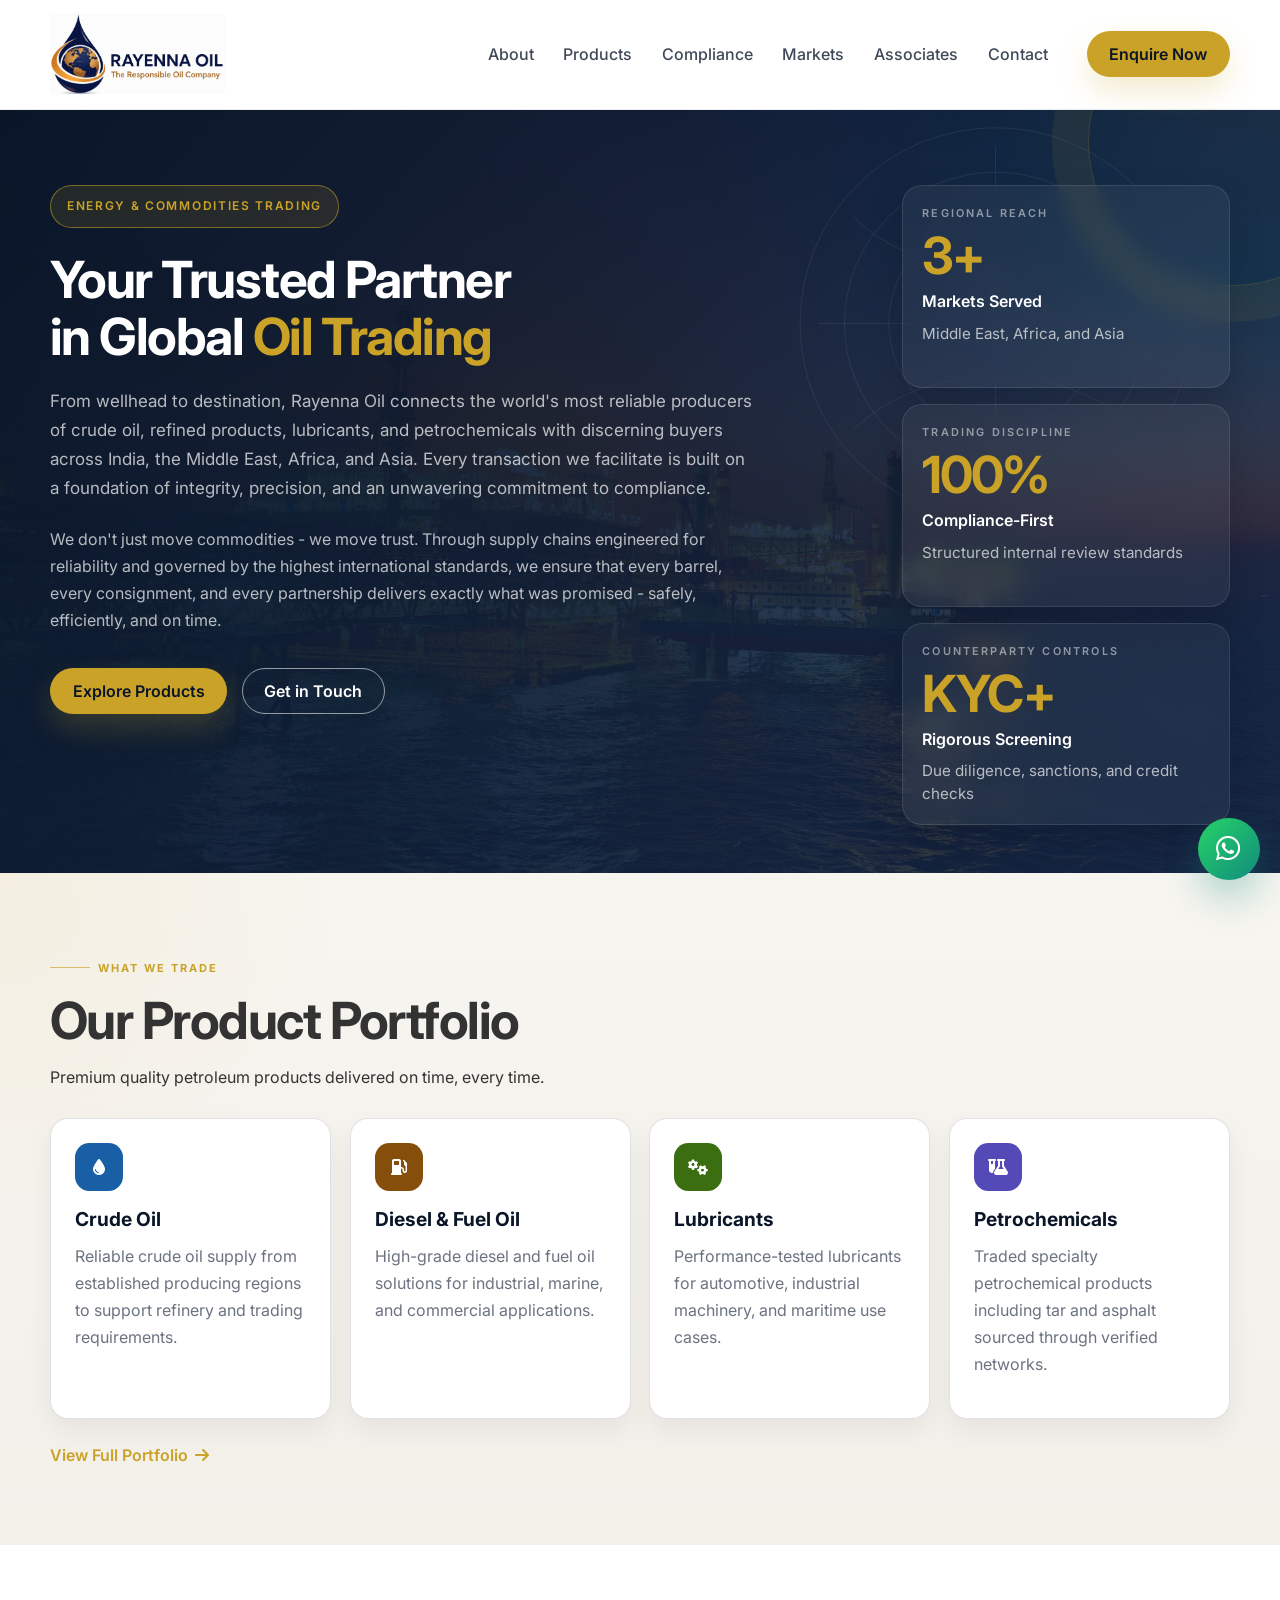
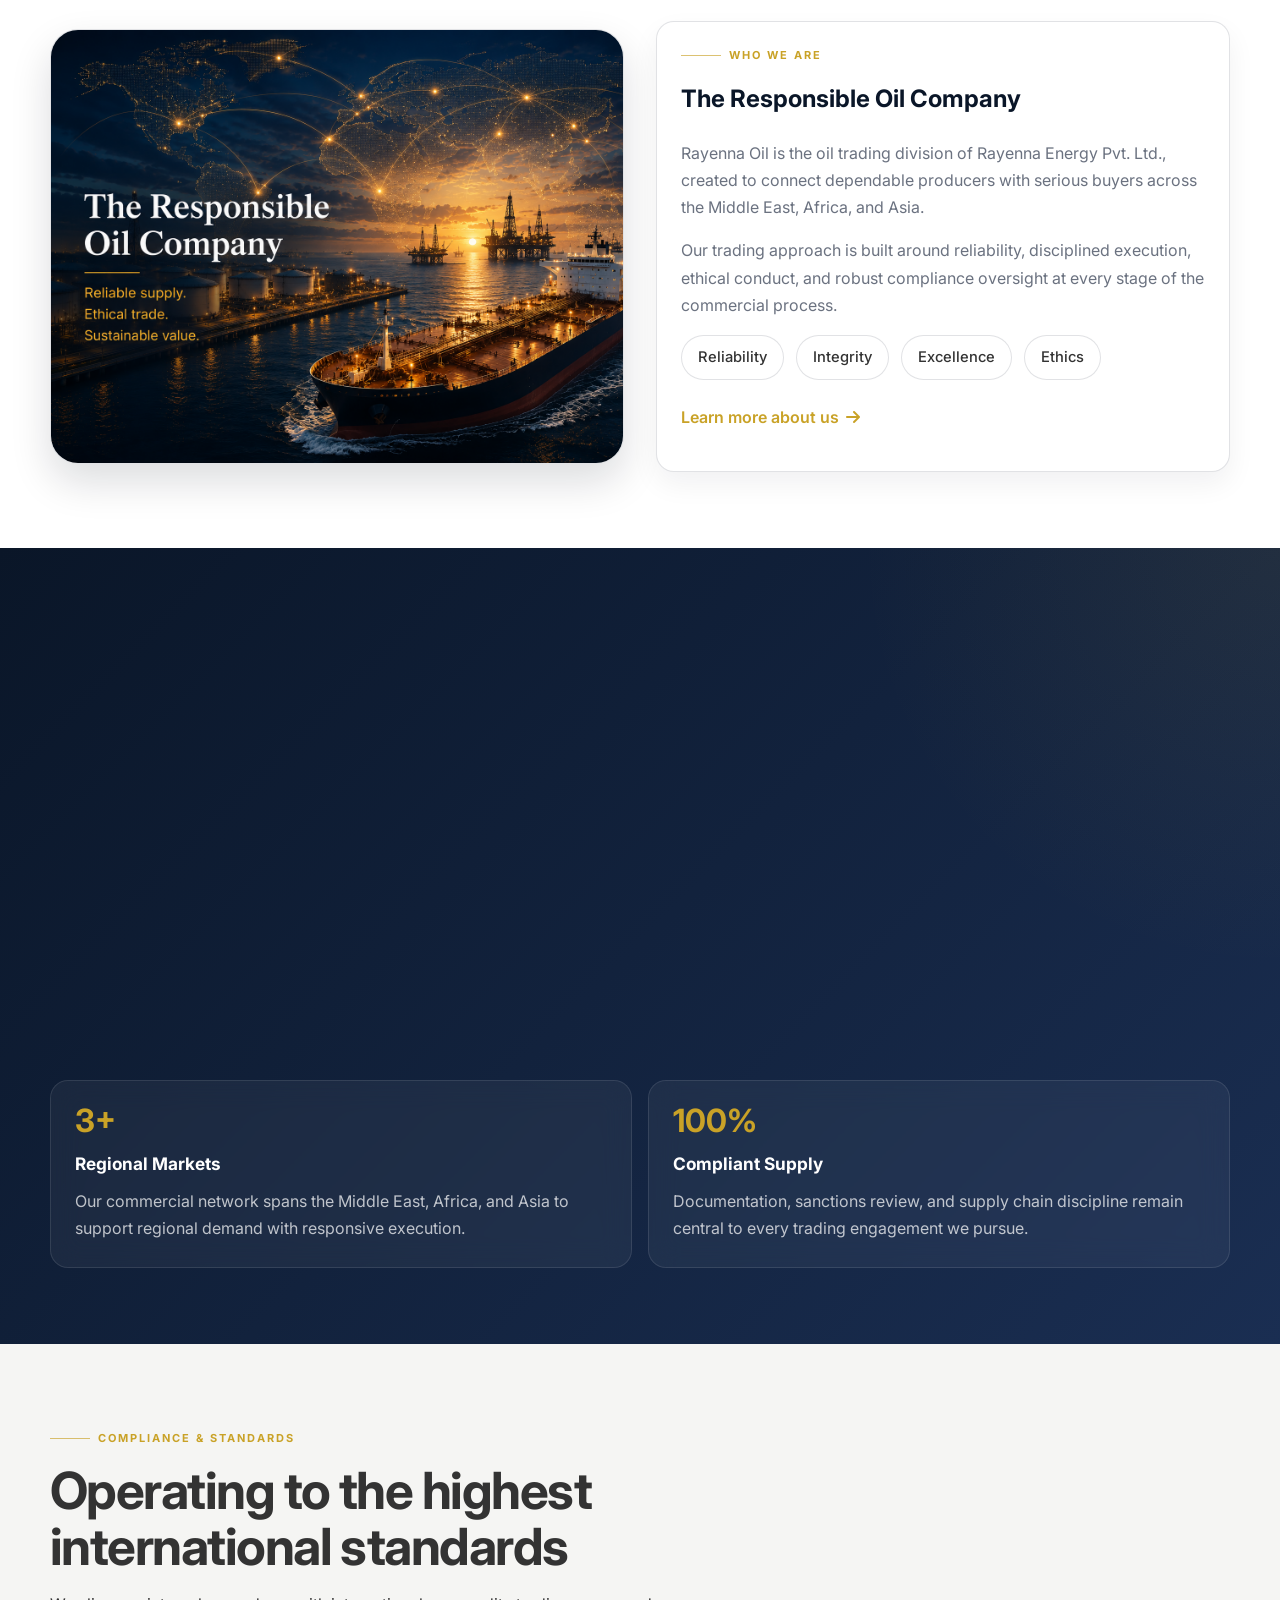
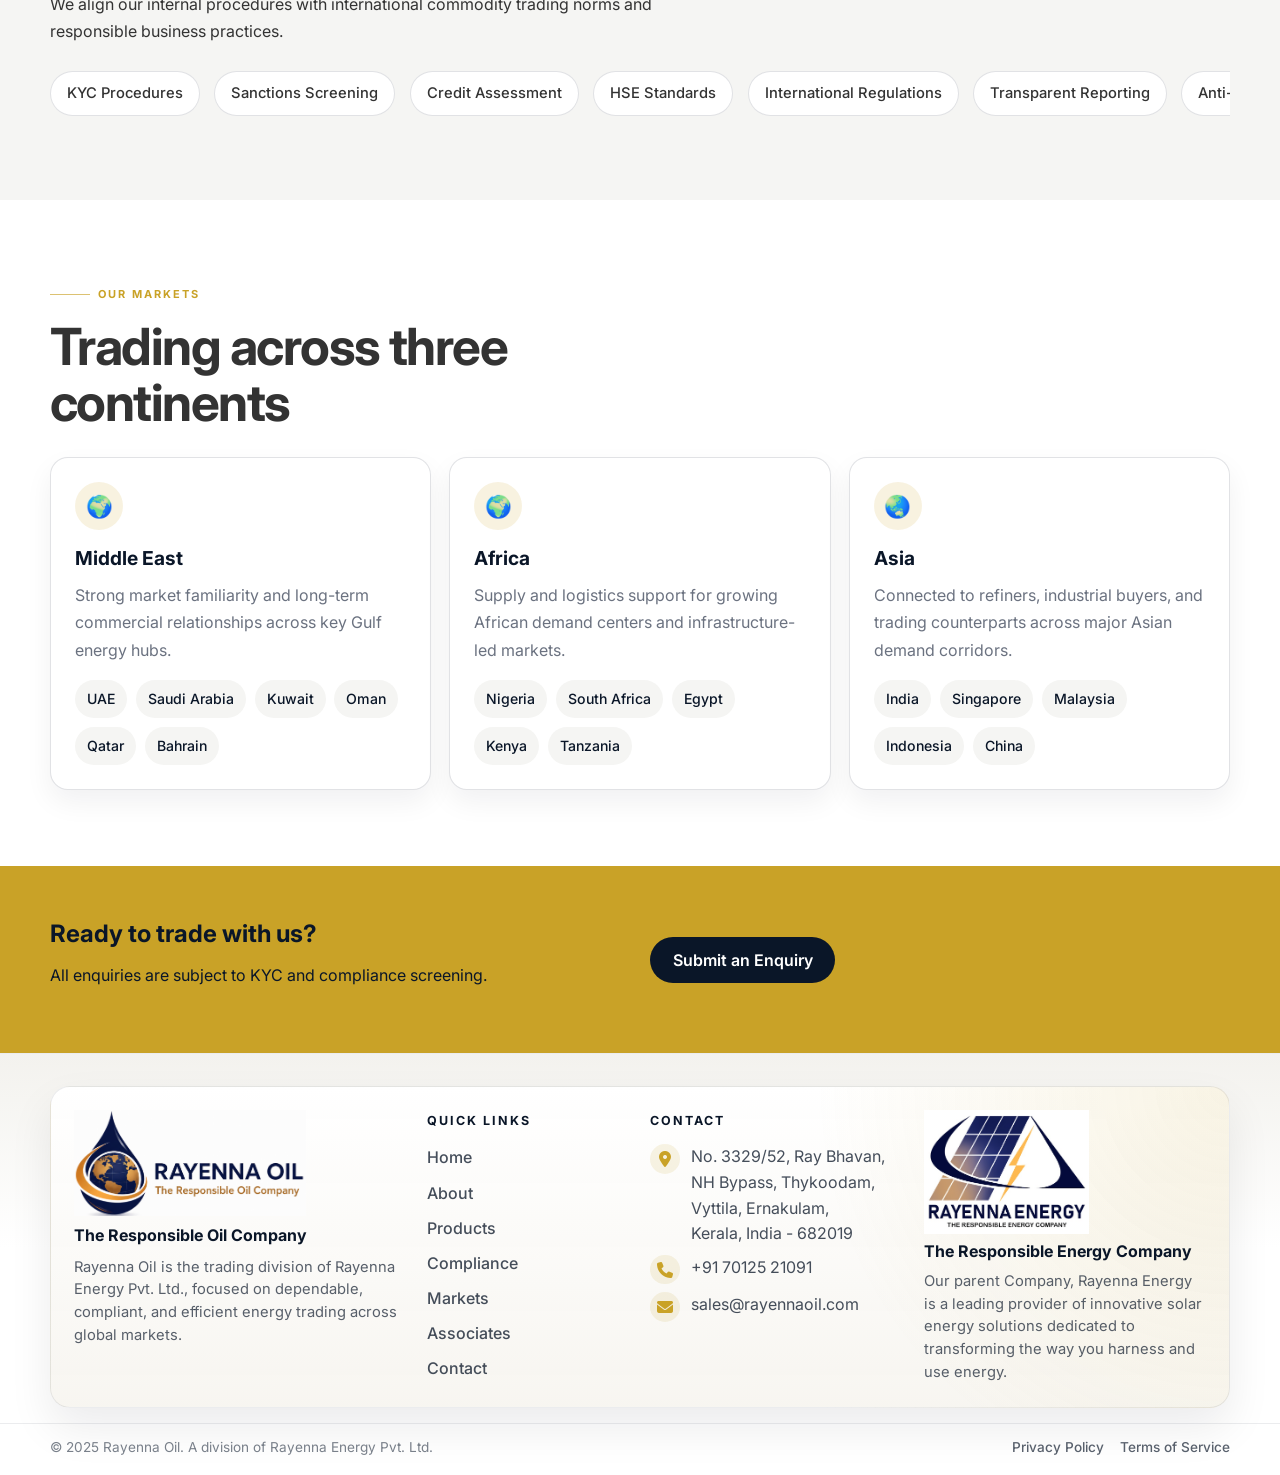
<file: index.html>
<!DOCTYPE html>
<html lang="en">
  <head>
    <meta charset="UTF-8" />
    <meta name="viewport" content="width=device-width, initial-scale=1.0" />
    <title>Rayenna Oil | Global Oil Trading &amp; Energy Commodities</title>
    <meta
      name="description"
      content="Rayenna Oil connects reliable producers of crude oil, refined products, lubricants, and petrochemicals with customers across the Middle East, Africa, and Asia through safe, compliant supply chains."
    />
    <meta name="robots" content="index, follow, max-image-preview:large" />
    <link rel="canonical" href="https://rayennaoil.com/" />
    <meta name="theme-color" content="#0d2b78" />
    <meta name="apple-mobile-web-app-title" content="Rayenna Oil" />
    <link rel="icon" href="assets/images/favicon.svg" type="image/svg+xml" />
    <link rel="icon" href="assets/images/favicon-32.png" sizes="32x32" type="image/png" />
    <link rel="icon" href="assets/images/favicon-192.png" sizes="192x192" type="image/png" />
    <link rel="apple-touch-icon" href="assets/images/apple-touch-icon.png" />
    <link rel="manifest" href="site.webmanifest" />
    <meta property="og:locale" content="en_US" />
    <meta property="og:site_name" content="Rayenna Oil" />
    <meta property="og:title" content="Rayenna Oil | Global Oil Trading &amp; Energy Commodities" />
    <meta property="og:description" content="Rayenna Oil delivers compliant crude oil, refined products, lubricants, and petrochemical trading solutions across the Middle East, Africa, and Asia." />
    <meta property="og:type" content="website" />
    <meta property="og:url" content="https://rayennaoil.com/" />
    <meta property="og:image" content="https://rayennaoil.com/assets/images/rayenna-oil-social.png" />
    <meta property="og:image:secure_url" content="https://rayennaoil.com/assets/images/rayenna-oil-social.png" />
    <meta property="og:image:type" content="image/png" />
    <meta property="og:image:width" content="1200" />
    <meta property="og:image:height" content="630" />
    <meta property="og:image:alt" content="Rayenna Oil brand card with logo and The Responsible Oil Company tagline" />
    <meta name="twitter:card" content="summary_large_image" />
    <meta name="twitter:title" content="Rayenna Oil | Global Oil Trading &amp; Energy Commodities" />
    <meta name="twitter:description" content="Rayenna Oil delivers compliant crude oil, refined products, lubricants, and petrochemical trading solutions across the Middle East, Africa, and Asia." />
    <meta name="twitter:image" content="https://rayennaoil.com/assets/images/rayenna-oil-social.png" />
    <meta name="twitter:image:alt" content="Rayenna Oil brand card with logo and The Responsible Oil Company tagline" />
    <script type="application/ld+json">
{
  "@context": "https://schema.org",
  "@graph": [
    {
      "@type": "Organization",
      "@id": "https://rayennaoil.com/#organization",
      "name": "Rayenna Oil",
      "url": "https://rayennaoil.com/",
      "logo": {
        "@type": "ImageObject",
        "url": "https://rayennaoil.com/assets/images/RayennaOil_Web.png",
        "width": 2094,
        "height": 958
      },
      "image": "https://rayennaoil.com/assets/images/rayenna-oil-social.png",
      "description": "Rayenna Oil connects reliable producers of crude oil, refined products, lubricants, and petrochemicals with buyers across India, the Middle East, Africa, and Asia through disciplined, compliance-led trade execution.",
      "email": "sales@rayennaoil.com",
      "telephone": "+91 70125 21091",
      "address": {
        "@type": "PostalAddress",
        "streetAddress": "No. 3329/52, Ray Bhavan, NH Bypass, Thykoodam, Vyttila",
        "addressLocality": "Ernakulam",
        "addressRegion": "Kerala",
        "postalCode": "682019",
        "addressCountry": "IN"
      },
      "contactPoint": [
        {
          "@id": "https://rayennaoil.com/#contactpoint"
        }
      ],
      "parentOrganization": {
        "@type": "Organization",
        "name": "Rayenna Energy Pvt. Ltd.",
        "url": "https://rayennaenergy.com/"
      }
    },
    {
      "@type": "ContactPoint",
      "@id": "https://rayennaoil.com/#contactpoint",
      "contactType": "sales",
      "telephone": "+91 70125 21091",
      "email": "sales@rayennaoil.com",
      "areaServed": [
        "India",
        "Middle East",
        "Africa",
        "Asia"
      ],
      "availableLanguage": [
        "en"
      ]
    },
    {
      "@type": "WebSite",
      "@id": "https://rayennaoil.com/#website",
      "url": "https://rayennaoil.com/",
      "name": "Rayenna Oil",
      "description": "Rayenna Oil connects reliable producers of crude oil, refined products, lubricants, and petrochemicals with buyers across India, the Middle East, Africa, and Asia through disciplined, compliance-led trade execution.",
      "inLanguage": "en",
      "publisher": {
        "@id": "https://rayennaoil.com/#organization"
      }
    },
    {
      "@type": "HomePage",
      "@id": "https://rayennaoil.com/#webpage",
      "url": "https://rayennaoil.com/",
      "name": "Rayenna Oil | Global Oil Trading & Energy Commodities",
      "description": "Rayenna Oil connects reliable producers of crude oil, refined products, lubricants, and petrochemicals with customers across the Middle East, Africa, and Asia through safe, compliant supply chains.",
      "isPartOf": {
        "@id": "https://rayennaoil.com/#website"
      },
      "about": {
        "@id": "https://rayennaoil.com/#organization"
      },
      "inLanguage": "en",
      "primaryImageOfPage": {
        "@type": "ImageObject",
        "url": "https://rayennaoil.com/assets/images/rayenna-oil-social.png",
        "width": 1200,
        "height": 630
      }
    }
  ]
}
    </script>
    <link rel="preconnect" href="https://fonts.googleapis.com" />
    <link rel="preconnect" href="https://fonts.gstatic.com" crossorigin />
    <link
      rel="stylesheet"
      href="https://fonts.googleapis.com/css2?family=Inter:wght@400;500;600;700&display=swap"
    />
    <link
      rel="stylesheet"
      href="https://cdnjs.cloudflare.com/ajax/libs/font-awesome/6.5.0/css/all.min.css"
      crossorigin="anonymous"
      referrerpolicy="no-referrer"
    />
    <link rel="stylesheet" href="assets/css/style.css" />
    <script defer src="assets/js/main.js"></script>
  </head>
  <body>
    <a class="skip-link" href="#main-content">Skip to content</a>

    <header class="site-header">
      <div class="container nav-wrapper">
        <a class="brand" href="index.html" aria-label="Rayenna Oil home">
          <img src="assets/images/RayennaOil_Web.png" alt="Rayenna Oil logo" />
          <div class="brand-copy">
            <div class="brand-title">Rayenna Oil</div>
            <div class="brand-tagline">The Responsible Oil Company</div>
          </div>
        </a>

        <button
          class="nav-toggle"
          type="button"
          aria-label="Toggle navigation"
          aria-expanded="false"
          data-nav-toggle
        >
          <i class="fa-solid fa-bars" aria-hidden="true"></i>
        </button>

        <div class="nav-panel" data-nav-panel>
          <nav aria-label="Primary">
            <div class="nav-menu">
              <a href="about.html" data-nav-link>About</a>
              <a href="products.html" data-nav-link>Products</a>
              <a href="compliance.html" data-nav-link>Compliance</a>
              <a href="markets.html" data-nav-link>Markets</a>
              <a href="associates.html" data-nav-link>Associates</a>
              <a href="contact.html" data-nav-link>Contact</a>
            </div>
          </nav>
          <div class="nav-cta">
            <a class="btn btn-primary" href="contact.html">Enquire Now</a>
          </div>
        </div>
      </div>
    </header>

    <main id="main-content">
      <section class="hero">
        <svg
          class="hero-grid-overlay"
          viewBox="0 0 1440 900"
          aria-hidden="true"
          preserveAspectRatio="none"
        >
          <g fill="none" stroke="currentColor" stroke-width="1">
            <circle cx="1120" cy="240" r="220"></circle>
            <circle cx="1120" cy="240" r="170"></circle>
            <circle cx="1120" cy="240" r="120"></circle>
            <path d="M920 240h400"></path>
            <path d="M1120 40v400"></path>
            <path d="M960 120c80 80 240 80 320 0"></path>
            <path d="M960 360c80-80 240-80 320 0"></path>
          </g>
        </svg>
        <div class="container hero-grid">
          <div class="hero-copy reveal is-visible">
            <span class="badge-pill">Energy &amp; Commodities Trading</span>
            <h1>
              Your Trusted Partner in Global <span class="gold">Oil Trading</span>
            </h1>
            <p class="lead">
              From wellhead to destination, Rayenna Oil connects the world's most
              reliable producers of crude oil, refined products, lubricants, and
              petrochemicals with discerning buyers across India, the Middle East,
              Africa, and Asia. Every transaction we facilitate is built on a
              foundation of integrity, precision, and an unwavering commitment to
              compliance.
            </p>
            <p>
              We don't just move commodities - we move trust. Through supply chains
              engineered for reliability and governed by the highest international
              standards, we ensure that every barrel, every consignment, and every
              partnership delivers exactly what was promised - safely, efficiently,
              and on time.
            </p>
            <div class="btn-group">
              <a class="btn btn-primary" href="products.html">Explore Products</a>
              <a class="btn btn-secondary" href="contact.html">Get in Touch</a>
            </div>
          </div>

          <div class="hero-highlights reveal">
            <article class="hero-highlight-card">
              <span class="hero-highlight-kicker">Regional Reach</span>
              <strong
                class="hero-highlight-value"
                data-counter
                data-counter-target="3"
                data-counter-suffix="+"
                >0+</strong
              >
              <span class="hero-highlight-label">Markets Served</span>
              <span class="hero-highlight-desc">Middle East, Africa, and Asia</span>
            </article>
            <article class="hero-highlight-card">
              <span class="hero-highlight-kicker">Trading Discipline</span>
              <strong
                class="hero-highlight-value"
                data-counter
                data-counter-target="100"
                data-counter-suffix="%"
                >0%</strong
              >
              <span class="hero-highlight-label">Compliance-First</span>
              <span class="hero-highlight-desc">Structured internal review standards</span>
            </article>
            <article class="hero-highlight-card">
              <span class="hero-highlight-kicker">Counterparty Controls</span>
              <strong class="hero-highlight-value hero-highlight-value--text">KYC+</strong>
              <span class="hero-highlight-label">Rigorous Screening</span>
              <span class="hero-highlight-desc">Due diligence, sanctions, and credit checks</span>
            </article>
          </div>
        </div>
      </section>

      <section class="section section-muted home-content-section home-products-section">
        <div class="container">
          <div class="section-heading home-products-heading reveal">
            <span class="eyebrow">What We Trade</span>
            <h2>Our Product Portfolio</h2>
            <p class="text-muted">
              Premium quality petroleum products delivered on time, every time.
            </p>
          </div>

          <div class="cards-grid home-products-grid">
            <article class="product-highlight-card reveal">
              <span class="icon-badge icon-blue"><i class="fa-solid fa-droplet"></i></span>
              <h3>Crude Oil</h3>
              <p class="text-muted">
                Reliable crude oil supply from established producing regions to support
                refinery and trading requirements.
              </p>
            </article>
            <article class="product-highlight-card reveal">
              <span class="icon-badge icon-amber"
                ><i class="fa-solid fa-gas-pump"></i
              ></span>
              <h3>Diesel &amp; Fuel Oil</h3>
              <p class="text-muted">
                High-grade diesel and fuel oil solutions for industrial, marine, and
                commercial applications.
              </p>
            </article>
            <article class="product-highlight-card reveal">
              <span class="icon-badge icon-green"><i class="fa-solid fa-gears"></i></span>
              <h3>Lubricants</h3>
              <p class="text-muted">
                Performance-tested lubricants for automotive, industrial machinery, and
                maritime use cases.
              </p>
            </article>
            <article class="product-highlight-card reveal">
              <span class="icon-badge icon-purple"
                ><i class="fa-solid fa-flask-vial"></i
              ></span>
              <h3>Petrochemicals</h3>
              <p class="text-muted">
                Traded specialty petrochemical products including tar and asphalt sourced
                through verified networks.
              </p>
            </article>
          </div>

          <div class="home-products-cta">
            <a class="text-link reveal" href="products.html"
              >View Full Portfolio <i class="fa-solid fa-arrow-right"></i
            ></a>
          </div>
        </div>
      </section>

      <section class="section section-light home-content-section">
        <div class="container split-grid home-content-split">
          <div class="media-card about-snippet-media about-snippet-media--responsible reveal">
            <img
              src="media/Responsible.png"
              alt="Responsible oil trading illustration with global energy connectivity"
              loading="lazy"
              width="1536"
              height="1024"
            />
          </div>
          <div class="content-card home-content-card reveal">
            <span class="eyebrow">Who We Are</span>
            <h2>The Responsible Oil Company</h2>
            <p class="text-muted">
              Rayenna Oil is the oil trading division of Rayenna Energy Pvt. Ltd.,
              created to connect dependable producers with serious buyers across the
              Middle East, Africa, and Asia.
            </p>
            <p class="text-muted">
              Our trading approach is built around reliability, disciplined execution,
              ethical conduct, and robust compliance oversight at every stage of the
              commercial process.
            </p>
            <div class="pill-list">
              <span class="pill">Reliability</span>
              <span class="pill">Integrity</span>
              <span class="pill">Excellence</span>
              <span class="pill">Ethics</span>
            </div>
            <p class="content-link-wrap">
              <a class="text-link" href="about.html"
                >Learn more about us <i class="fa-solid fa-arrow-right"></i
              ></a>
            </p>
          </div>
        </div>
      </section>

      <section class="section section-dark home-content-section">
        <div class="container">
          <div class="section-heading reveal">
            <span class="eyebrow">Why Rayenna Oil</span>
            <h2>Built on trust. Driven by compliance.</h2>
            <p class="text-white-muted">
              We combine disciplined commercial execution with strong governance so every
              enquiry and transaction is handled with care.
            </p>
          </div>

          <div class="glass-grid">
            <article class="glass-card reveal">
              <span class="display">KYC</span>
              <h3>Rigorous Screening</h3>
              <p>
                Counterparties are reviewed through structured Know Your Customer checks,
                ownership review, and commercial legitimacy assessment.
              </p>
            </article>
            <article class="glass-card reveal">
              <span class="display">HSE</span>
              <h3>Safety Standards</h3>
              <p>
                Health, Safety, and Environment considerations are embedded into logistics,
                transport coordination, and operational planning.
              </p>
            </article>
            <article class="glass-card reveal">
              <span class="display">3+</span>
              <h3>Regional Markets</h3>
              <p>
                Our commercial network spans the Middle East, Africa, and Asia to support
                regional demand with responsive execution.
              </p>
            </article>
            <article class="glass-card reveal">
              <span class="display">100%</span>
              <h3>Compliant Supply</h3>
              <p>
                Documentation, sanctions review, and supply chain discipline remain central
                to every trading engagement we pursue.
              </p>
            </article>
          </div>
        </div>
      </section>

      <section class="section section-muted home-content-section">
        <div class="container">
          <div class="section-heading reveal">
            <span class="eyebrow">Compliance &amp; Standards</span>
            <h2>Operating to the highest international standards</h2>
            <p class="text-muted">
              We align our internal procedures with international commodity trading norms
              and responsible business practices.
            </p>
          </div>

          <div class="badge-marquee reveal" aria-label="Compliance badges">
            <span class="pill">KYC Procedures</span>
            <span class="pill">Sanctions Screening</span>
            <span class="pill">Credit Assessment</span>
            <span class="pill">HSE Standards</span>
            <span class="pill">International Regulations</span>
            <span class="pill">Transparent Reporting</span>
            <span class="pill">Anti-Money Laundering</span>
            <span class="pill">OFAC Compliance</span>
          </div>
        </div>
      </section>

      <section class="section section-light home-content-section">
        <div class="container">
          <div class="section-heading reveal">
            <span class="eyebrow">Our Markets</span>
            <h2>Trading across three continents</h2>
          </div>

          <div class="markets-grid">
            <article class="region-card reveal">
              <span class="region-icon">🌍</span>
              <h3>Middle East</h3>
              <p class="text-muted">
                Strong market familiarity and long-term commercial relationships across key
                Gulf energy hubs.
              </p>
              <ul class="region-list">
                <li>UAE</li>
                <li>Saudi Arabia</li>
                <li>Kuwait</li>
                <li>Oman</li>
                <li>Qatar</li>
                <li>Bahrain</li>
              </ul>
            </article>
            <article class="region-card reveal">
              <span class="region-icon">🌍</span>
              <h3>Africa</h3>
              <p class="text-muted">
                Supply and logistics support for growing African demand centers and
                infrastructure-led markets.
              </p>
              <ul class="region-list">
                <li>Nigeria</li>
                <li>South Africa</li>
                <li>Egypt</li>
                <li>Kenya</li>
                <li>Tanzania</li>
              </ul>
            </article>
            <article class="region-card reveal">
              <span class="region-icon">🌏</span>
              <h3>Asia</h3>
              <p class="text-muted">
                Connected to refiners, industrial buyers, and trading counterparts across
                major Asian demand corridors.
              </p>
              <ul class="region-list">
                <li>India</li>
                <li>Singapore</li>
                <li>Malaysia</li>
                <li>Indonesia</li>
                <li>China</li>
              </ul>
            </article>
          </div>
        </div>
      </section>

      <section class="section-gold cta-strip">
        <div class="container cta-strip-inner">
          <div class="reveal">
            <h2>Ready to trade with us?</h2>
            <p>
              All enquiries are subject to KYC and compliance screening.
            </p>
          </div>
          <div class="reveal">
            <a class="btn btn-dark" href="contact.html">Submit an Enquiry</a>
          </div>
        </div>
      </section>
    </main>

    <footer class="site-footer">
      <div class="footer-top">
        <div class="container">
          <div class="footer-panel">
            <div class="footer-grid">
              <div class="footer-brand">
                <img
                  src="assets/images/RayennaOil_Web.png"
                  alt="Rayenna Oil logo"
                  loading="lazy"
                  width="1024"
                  height="468"
                />
                <p class="footer-tagline">The Responsible Oil Company</p>
                <p class="footer-description">
                  Rayenna Oil is the trading division of Rayenna Energy Pvt. Ltd., focused on
                  dependable, compliant, and efficient energy trading across global markets.
                </p>
              </div>

              <div class="footer-section">
                <h3 class="footer-heading">Quick Links</h3>
                <div class="footer-links">
                  <a href="index.html">Home</a>
                  <a href="about.html">About</a>
                  <a href="products.html">Products</a>
                  <a href="compliance.html">Compliance</a>
                  <a href="markets.html">Markets</a>
                  <a href="associates.html">Associates</a>
                  <a href="contact.html">Contact</a>
                </div>
              </div>

              <div class="footer-section">
                <h3 class="footer-heading">Contact</h3>
                <ul class="footer-contact">
                  <li>
                    <i class="fa-solid fa-location-dot" aria-hidden="true"></i>
                    <span>No. 3329/52, Ray Bhavan,<br />NH Bypass, Thykoodam,<br />Vyttila, Ernakulam,<br />Kerala, India - 682019</span>
                  </li>
                  <li>
                    <i class="fa-solid fa-phone" aria-hidden="true"></i>
                    <a href="tel:+917012521091">+91 70125 21091</a>
                  </li>
                  <li>
                    <i class="fa-solid fa-envelope" aria-hidden="true"></i>
                    <a href="mailto:sales@rayennaoil.com">sales@rayennaoil.com</a>
                  </li>
                </ul>
              </div>

              <div class="footer-parent">
                <a
                  class="footer-parent-link"
                  href="https://rayennaenergy.com"
                  target="_blank"
                  rel="noopener noreferrer"
                  aria-label="Visit Rayenna Energy"
                >
                  <img
                    src="media/rayenna_energy_logo.png"
                    alt="Rayenna Energy logo"
                    loading="lazy"
                    width="754"
                    height="562"
                  />
                </a>
                <p class="footer-tagline">The Responsible Energy Company</p>
                <p class="footer-parent-copy">
                  Our parent Company, Rayenna Energy is a leading provider of innovative
                  solar energy solutions dedicated to transforming the way you harness and
                  use energy.
                </p>
              </div>
            </div>
          </div>
        </div>
      </div>

      <div class="footer-bottom">
        <div class="container footer-bottom-inner">
          <span>&copy; 2025 Rayenna Oil. A division of Rayenna Energy Pvt. Ltd.</span>
          <nav class="footer-utility-links" aria-label="Utility">
            <a href="privacy-policy.html">Privacy Policy</a>
            <a href="terms-of-service.html">Terms of Service</a>
          </nav>
        </div>
      </div>
    </footer>
    <a
      class="whatsapp-float"
      href="https://wa.me/917012521091?text=Hello%20Rayenna%20Oil%2C%20I%20would%20like%20to%20make%20an%20enquiry."
      target="_blank"
      rel="noopener noreferrer"
      aria-label="Send enquiry on WhatsApp"
    >
      <i class="fa-brands fa-whatsapp" aria-hidden="true"></i>
    </a>
  </body>
</html>
</file>
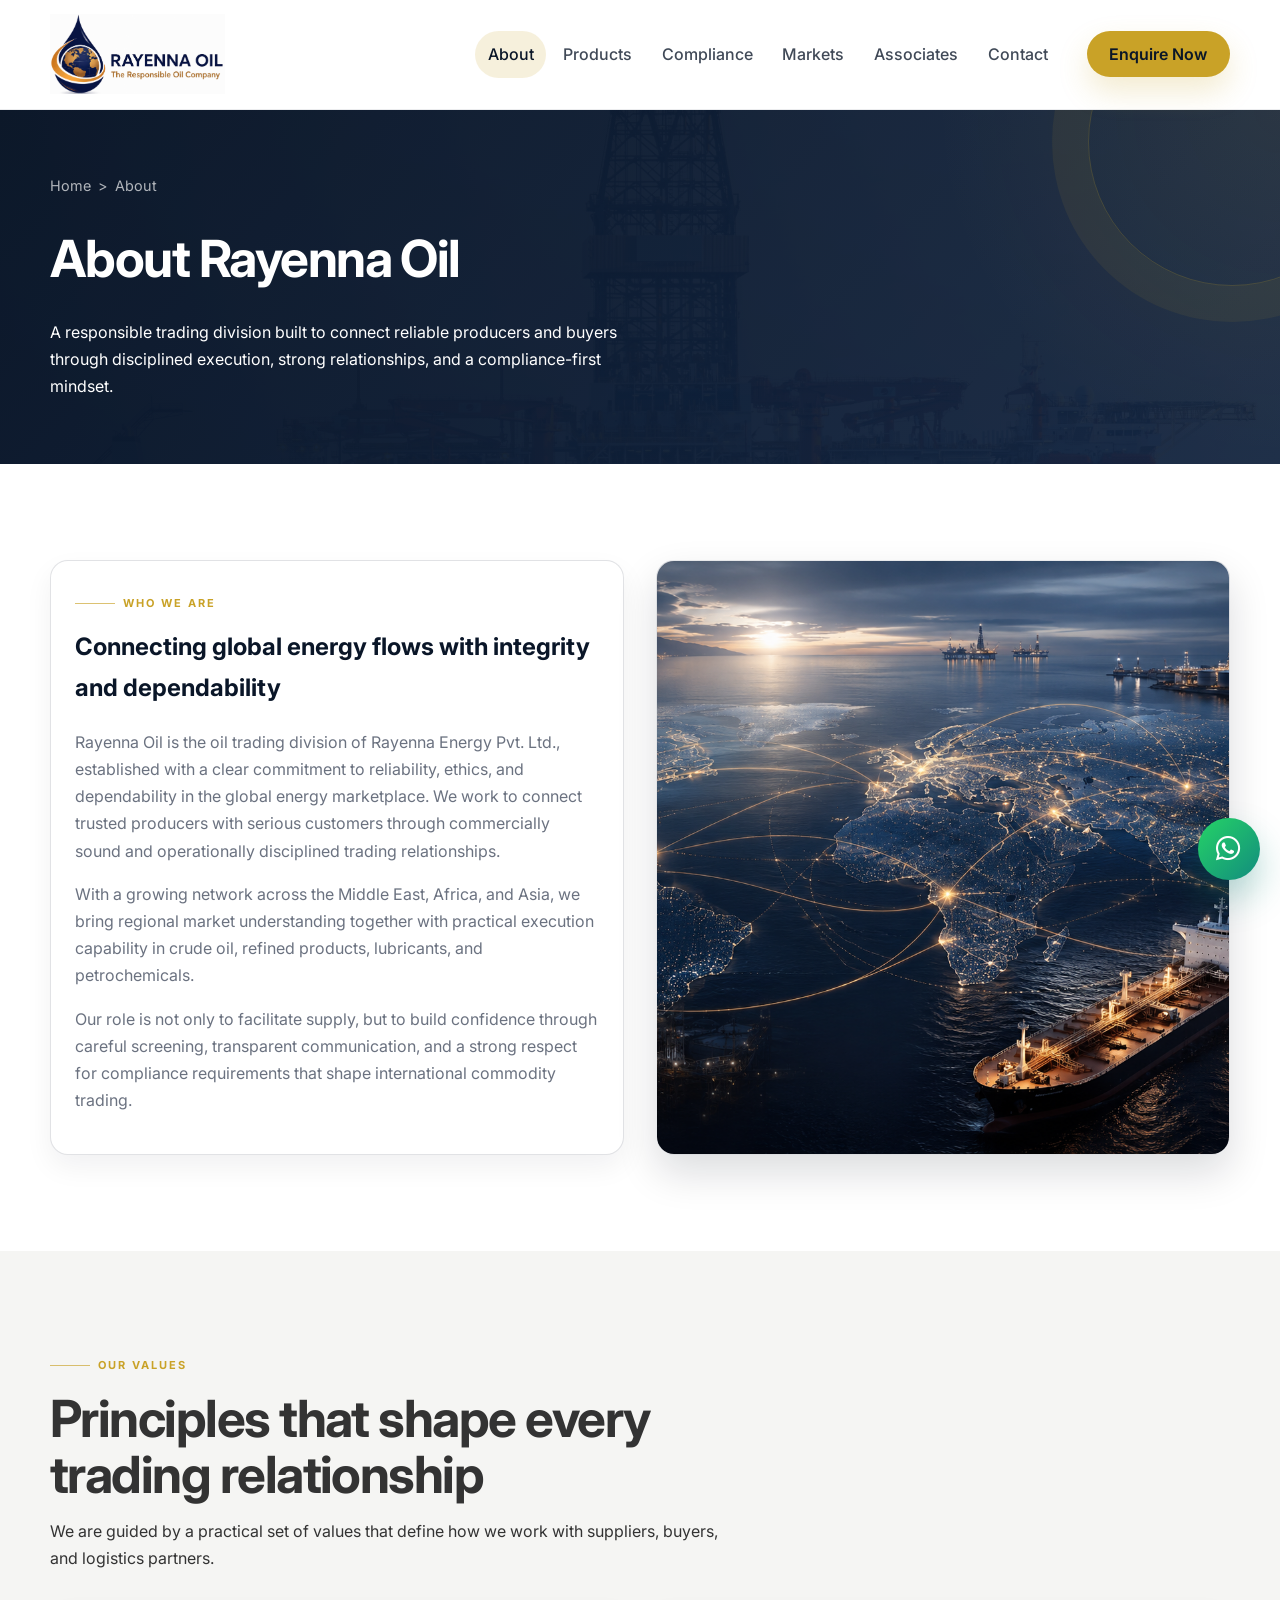
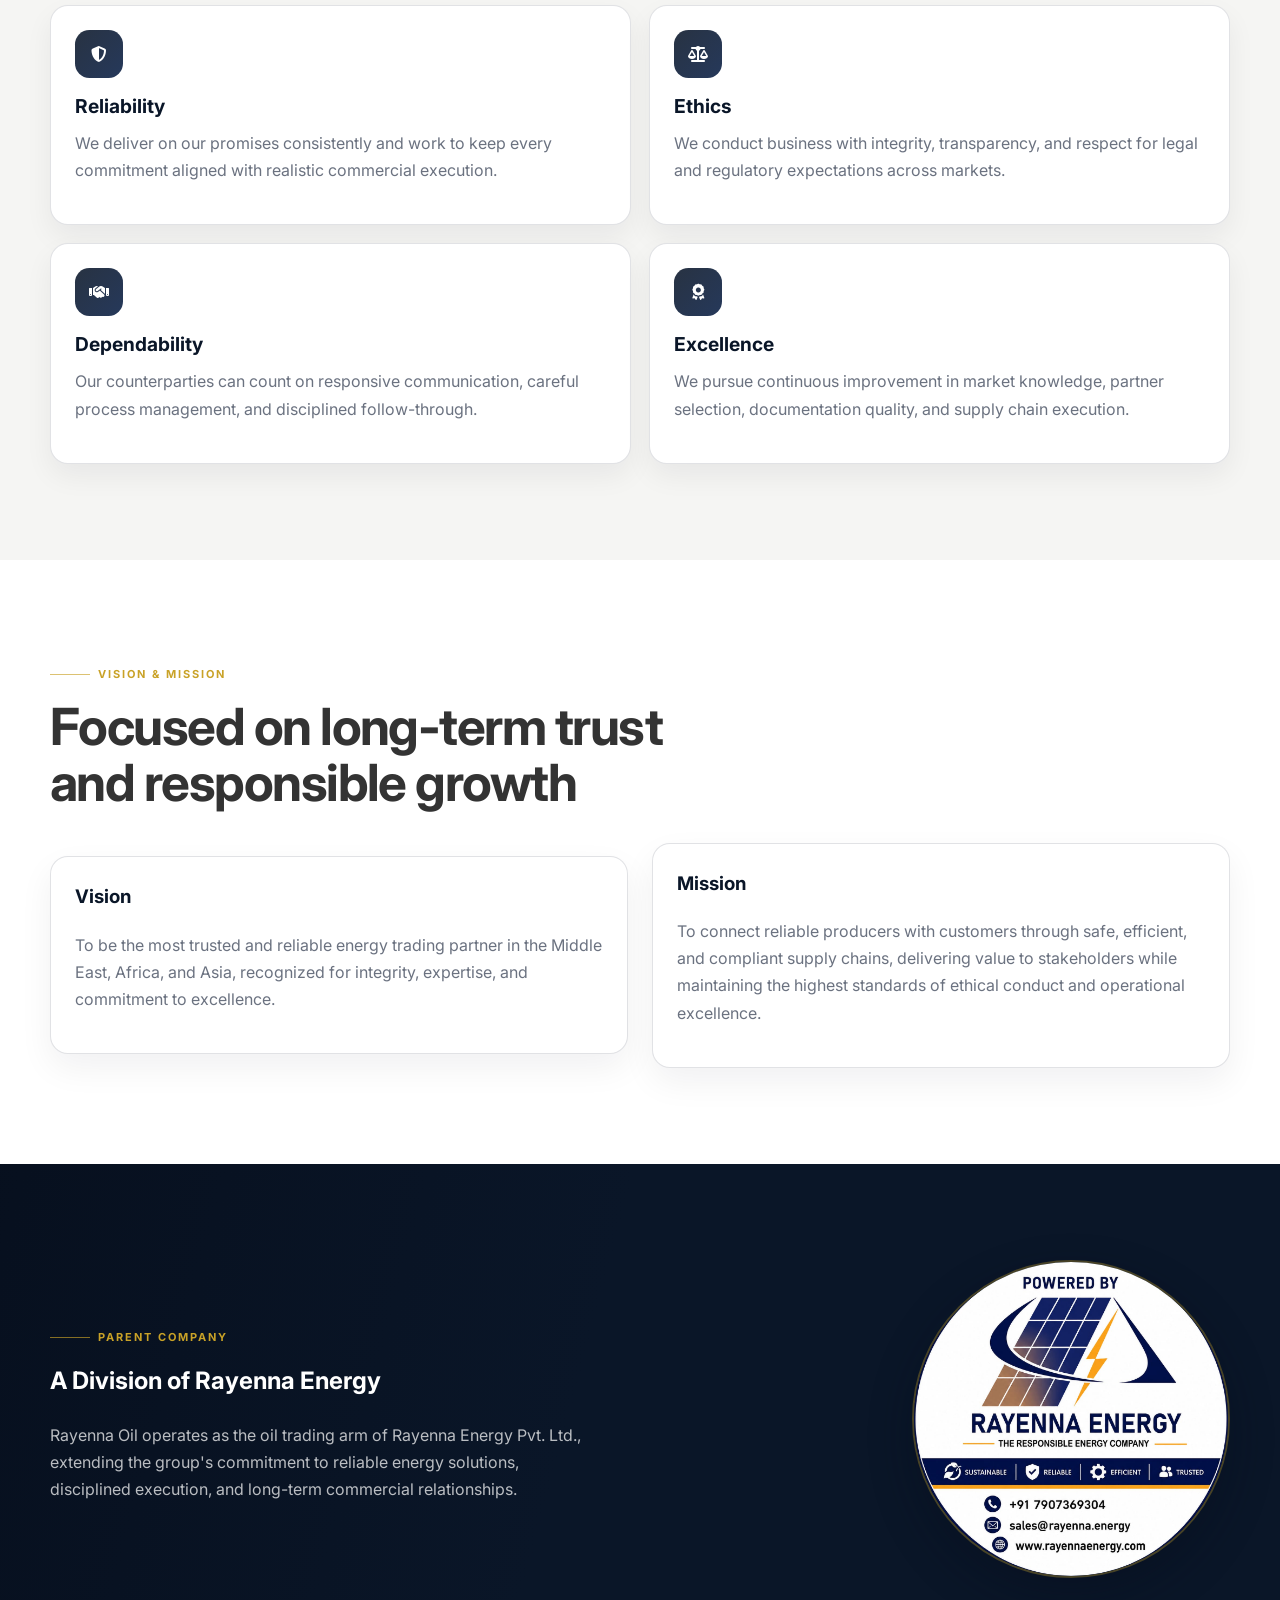
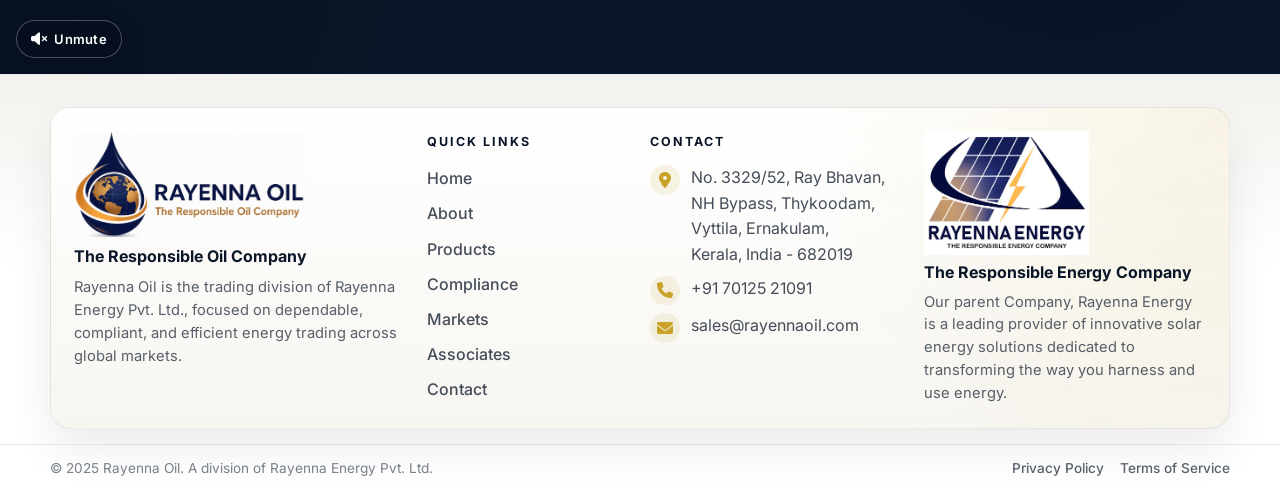
<file: about.html>
<!DOCTYPE html>
<html lang="en">
  <head>
    <meta charset="UTF-8" />
    <meta name="viewport" content="width=device-width, initial-scale=1.0" />
    <title>About Rayenna Oil | Trusted Energy Trading Division</title>
    <meta
      name="description"
      content="Learn about Rayenna Oil, the oil trading division of Rayenna Energy Pvt. Ltd., focused on reliable, ethical, and compliance-led energy trading across the Middle East, Africa, and Asia."
    />
    <meta name="robots" content="index, follow, max-image-preview:large" />
    <link rel="canonical" href="https://rayennaoil.com/about.html" />
    <meta name="theme-color" content="#0d2b78" />
    <meta name="apple-mobile-web-app-title" content="Rayenna Oil" />
    <link rel="icon" href="assets/images/favicon.svg" type="image/svg+xml" />
    <link rel="icon" href="assets/images/favicon-32.png" sizes="32x32" type="image/png" />
    <link rel="icon" href="assets/images/favicon-192.png" sizes="192x192" type="image/png" />
    <link rel="apple-touch-icon" href="assets/images/apple-touch-icon.png" />
    <link rel="manifest" href="site.webmanifest" />
    <meta property="og:locale" content="en_US" />
    <meta property="og:site_name" content="Rayenna Oil" />
    <meta property="og:title" content="About Rayenna Oil | Trusted Energy Trading Division" />
    <meta property="og:description" content="Discover Rayenna Oil&#x27;s values, mission, and compliance-led approach to dependable international energy trading." />
    <meta property="og:type" content="website" />
    <meta property="og:url" content="https://rayennaoil.com/about.html" />
    <meta property="og:image" content="https://rayennaoil.com/assets/images/rayenna-oil-social.png" />
    <meta property="og:image:secure_url" content="https://rayennaoil.com/assets/images/rayenna-oil-social.png" />
    <meta property="og:image:type" content="image/png" />
    <meta property="og:image:width" content="1200" />
    <meta property="og:image:height" content="630" />
    <meta property="og:image:alt" content="Rayenna Oil brand card with logo and The Responsible Oil Company tagline" />
    <meta name="twitter:card" content="summary_large_image" />
    <meta name="twitter:title" content="About Rayenna Oil | Trusted Energy Trading Division" />
    <meta name="twitter:description" content="Discover Rayenna Oil&#x27;s values, mission, and compliance-led approach to dependable international energy trading." />
    <meta name="twitter:image" content="https://rayennaoil.com/assets/images/rayenna-oil-social.png" />
    <meta name="twitter:image:alt" content="Rayenna Oil brand card with logo and The Responsible Oil Company tagline" />
    <script type="application/ld+json">
{
  "@context": "https://schema.org",
  "@graph": [
    {
      "@type": "Organization",
      "@id": "https://rayennaoil.com/#organization",
      "name": "Rayenna Oil",
      "url": "https://rayennaoil.com/",
      "logo": {
        "@type": "ImageObject",
        "url": "https://rayennaoil.com/assets/images/RayennaOil_Web.png",
        "width": 2094,
        "height": 958
      },
      "image": "https://rayennaoil.com/assets/images/rayenna-oil-social.png",
      "description": "Rayenna Oil connects reliable producers of crude oil, refined products, lubricants, and petrochemicals with buyers across India, the Middle East, Africa, and Asia through disciplined, compliance-led trade execution.",
      "email": "sales@rayennaoil.com",
      "telephone": "+91 70125 21091",
      "address": {
        "@type": "PostalAddress",
        "streetAddress": "No. 3329/52, Ray Bhavan, NH Bypass, Thykoodam, Vyttila",
        "addressLocality": "Ernakulam",
        "addressRegion": "Kerala",
        "postalCode": "682019",
        "addressCountry": "IN"
      },
      "contactPoint": [
        {
          "@id": "https://rayennaoil.com/#contactpoint"
        }
      ],
      "parentOrganization": {
        "@type": "Organization",
        "name": "Rayenna Energy Pvt. Ltd.",
        "url": "https://rayennaenergy.com/"
      }
    },
    {
      "@type": "ContactPoint",
      "@id": "https://rayennaoil.com/#contactpoint",
      "contactType": "sales",
      "telephone": "+91 70125 21091",
      "email": "sales@rayennaoil.com",
      "areaServed": [
        "India",
        "Middle East",
        "Africa",
        "Asia"
      ],
      "availableLanguage": [
        "en"
      ]
    },
    {
      "@type": "WebSite",
      "@id": "https://rayennaoil.com/#website",
      "url": "https://rayennaoil.com/",
      "name": "Rayenna Oil",
      "description": "Rayenna Oil connects reliable producers of crude oil, refined products, lubricants, and petrochemicals with buyers across India, the Middle East, Africa, and Asia through disciplined, compliance-led trade execution.",
      "inLanguage": "en",
      "publisher": {
        "@id": "https://rayennaoil.com/#organization"
      }
    },
    {
      "@type": "AboutPage",
      "@id": "https://rayennaoil.com/about.html#webpage",
      "url": "https://rayennaoil.com/about.html",
      "name": "About Rayenna Oil | Trusted Energy Trading Division",
      "description": "Learn about Rayenna Oil, the oil trading division of Rayenna Energy Pvt. Ltd., focused on reliable, ethical, and compliance-led energy trading across the Middle East, Africa, and Asia.",
      "isPartOf": {
        "@id": "https://rayennaoil.com/#website"
      },
      "about": {
        "@id": "https://rayennaoil.com/#organization"
      },
      "inLanguage": "en",
      "primaryImageOfPage": {
        "@type": "ImageObject",
        "url": "https://rayennaoil.com/assets/images/rayenna-oil-social.png",
        "width": 1200,
        "height": 630
      },
      "breadcrumb": {
        "@id": "https://rayennaoil.com/about.html#breadcrumb"
      }
    },
    {
      "@type": "BreadcrumbList",
      "@id": "https://rayennaoil.com/about.html#breadcrumb",
      "itemListElement": [
        {
          "@type": "ListItem",
          "position": 1,
          "name": "Home",
          "item": "https://rayennaoil.com/"
        },
        {
          "@type": "ListItem",
          "position": 2,
          "name": "About Rayenna Oil",
          "item": "https://rayennaoil.com/about.html"
        }
      ]
    }
  ]
}
    </script>
    <link rel="preconnect" href="https://fonts.googleapis.com" />
    <link rel="preconnect" href="https://fonts.gstatic.com" crossorigin />
    <link
      rel="stylesheet"
      href="https://fonts.googleapis.com/css2?family=Inter:wght@400;500;600;700&display=swap"
    />
    <link
      rel="stylesheet"
      href="https://cdnjs.cloudflare.com/ajax/libs/font-awesome/6.5.0/css/all.min.css"
      crossorigin="anonymous"
      referrerpolicy="no-referrer"
    />
    <link rel="stylesheet" href="assets/css/style.css" />
    <script defer src="assets/js/main.js"></script>
  </head>
  <body>
    <a class="skip-link" href="#main-content">Skip to content</a>

    <header class="site-header">
      <div class="container nav-wrapper">
        <a class="brand" href="index.html" aria-label="Rayenna Oil home">
          <img src="assets/images/RayennaOil_Web.png" alt="Rayenna Oil logo" />
          <div class="brand-copy">
            <div class="brand-title">Rayenna Oil</div>
            <div class="brand-tagline">The Responsible Oil Company</div>
          </div>
        </a>

        <button
          class="nav-toggle"
          type="button"
          aria-label="Toggle navigation"
          aria-expanded="false"
          data-nav-toggle
        >
          <i class="fa-solid fa-bars" aria-hidden="true"></i>
        </button>

        <div class="nav-panel" data-nav-panel>
          <nav aria-label="Primary">
            <div class="nav-menu">
              <a href="about.html" data-nav-link>About</a>
              <a href="products.html" data-nav-link>Products</a>
              <a href="compliance.html" data-nav-link>Compliance</a>
              <a href="markets.html" data-nav-link>Markets</a>
              <a href="associates.html" data-nav-link>Associates</a>
              <a href="contact.html" data-nav-link>Contact</a>
            </div>
          </nav>
          <div class="nav-cta">
            <a class="btn btn-primary" href="contact.html">Enquire Now</a>
          </div>
        </div>
      </div>
    </header>

    <main id="main-content">
      <section class="page-hero about-page-hero">
        <div class="container page-hero-grid">
          <div class="page-hero-copy reveal is-visible">
            <div class="breadcrumb">
              <a href="index.html">Home</a>
              <span>&gt;</span>
              <span>About</span>
            </div>
            <h1>About Rayenna Oil</h1>
            <p class="text-white-muted">
              A responsible trading division built to connect reliable producers and
              buyers through disciplined execution, strong relationships, and a
              compliance-first mindset.
            </p>
          </div>
        </div>
      </section>

      <section class="section section-light">
        <div class="container split-grid about-intro-split">
          <div class="content-card reveal">
            <span class="eyebrow">Who We Are</span>
            <h2>Connecting global energy flows with integrity and dependability</h2>
            <p class="text-muted">
              Rayenna Oil is the oil trading division of Rayenna Energy Pvt. Ltd.,
              established with a clear commitment to reliability, ethics, and
              dependability in the global energy marketplace. We work to connect trusted
              producers with serious customers through commercially sound and operationally
              disciplined trading relationships.
            </p>
            <p class="text-muted">
              With a growing network across the Middle East, Africa, and Asia, we bring
              regional market understanding together with practical execution capability in
              crude oil, refined products, lubricants, and petrochemicals.
            </p>
            <p class="text-muted">
              Our role is not only to facilitate supply, but to build confidence through
              careful screening, transparent communication, and a strong respect for
              compliance requirements that shape international commodity trading.
            </p>
          </div>

          <div class="media-card reveal about-intro-media">
            <img
              src="media/About.png"
              alt="Global energy trade network visual representing Rayenna Oil's international reach"
              loading="lazy"
              width="1024"
              height="512"
            />
          </div>
        </div>
      </section>

      <section class="section section-muted">
        <div class="container">
          <div class="section-heading reveal">
            <span class="eyebrow">Our Values</span>
            <h2>Principles that shape every trading relationship</h2>
            <p class="text-muted">
              We are guided by a practical set of values that define how we work with
              suppliers, buyers, and logistics partners.
            </p>
          </div>

          <div class="values-grid">
            <article class="value-card reveal">
              <span class="icon-badge"><i class="fa-solid fa-shield-halved"></i></span>
              <h3>Reliability</h3>
              <p class="text-muted">
                We deliver on our promises consistently and work to keep every commitment
                aligned with realistic commercial execution.
              </p>
            </article>
            <article class="value-card reveal">
              <span class="icon-badge"><i class="fa-solid fa-scale-balanced"></i></span>
              <h3>Ethics</h3>
              <p class="text-muted">
                We conduct business with integrity, transparency, and respect for legal
                and regulatory expectations across markets.
              </p>
            </article>
            <article class="value-card reveal">
              <span class="icon-badge"><i class="fa-solid fa-handshake"></i></span>
              <h3>Dependability</h3>
              <p class="text-muted">
                Our counterparties can count on responsive communication, careful process
                management, and disciplined follow-through.
              </p>
            </article>
            <article class="value-card reveal">
              <span class="icon-badge"><i class="fa-solid fa-award"></i></span>
              <h3>Excellence</h3>
              <p class="text-muted">
                We pursue continuous improvement in market knowledge, partner selection,
                documentation quality, and supply chain execution.
              </p>
            </article>
          </div>
        </div>
      </section>

      <section class="section section-light">
        <div class="container">
          <div class="section-heading reveal">
            <span class="eyebrow">Vision &amp; Mission</span>
            <h2>Focused on long-term trust and responsible growth</h2>
          </div>

          <div class="vision-mission-grid">
            <article class="vision-card reveal">
              <h3>Vision</h3>
              <p class="text-muted">
                To be the most trusted and reliable energy trading partner in the Middle
                East, Africa, and Asia, recognized for integrity, expertise, and
                commitment to excellence.
              </p>
            </article>
            <article class="mission-card reveal">
              <h3>Mission</h3>
              <p class="text-muted">
                To connect reliable producers with customers through safe, efficient, and
                compliant supply chains, delivering value to stakeholders while
                maintaining the highest standards of ethical conduct and operational
                excellence.
              </p>
            </article>
          </div>
        </div>
      </section>

      <section class="section section-dark parent-company-section">
        <div class="parent-banner-video" aria-hidden="true">
          <video
            class="parent-banner-video-el"
            data-parent-video
            autoplay
            muted
            loop
            playsinline
            preload="metadata"
          >
            <source src="media/videos/corporate.mp4" type="video/mp4" />
          </video>
        </div>
        <div class="parent-banner-overlay" aria-hidden="true"></div>
        <div class="container parent-company-inner">
          <div class="parent-banner parent-banner--video reveal">
            <div class="parent-banner-copy">
              <span class="eyebrow">Parent Company</span>
              <h2>A Division of Rayenna Energy</h2>
              <p class="text-white-muted">
                Rayenna Oil operates as the oil trading arm of Rayenna Energy Pvt. Ltd.,
                extending the group's commitment to reliable energy solutions, disciplined
                execution, and long-term commercial relationships.
              </p>
            </div>
            <a
              class="parent-banner-media"
              href="https://rayennaenergy.com/"
              target="_blank"
              rel="noopener noreferrer"
              aria-label="Visit Rayenna Energy (opens in a new tab)"
            >
              <img
                src="assets/images/Powered_by_Rayenna.jpeg"
                alt="Powered by Rayenna Energy"
                loading="lazy"
                width="1024"
                height="1024"
              />
            </a>
          </div>
        </div>
        <button
          type="button"
          class="parent-banner-sound"
          data-parent-sound
          aria-pressed="false"
          aria-label="Unmute"
          data-label-unmute="Unmute"
          data-label-mute="Mute"
        >
          <i class="fa-solid fa-volume-xmark" aria-hidden="true" data-sound-icon></i>
          <span data-sound-label>Unmute</span>
        </button>
      </section>
    </main>

    <footer class="site-footer">
      <div class="footer-top">
        <div class="container">
          <div class="footer-panel">
            <div class="footer-grid">
              <div class="footer-brand">
                <img
                  src="assets/images/RayennaOil_Web.png"
                  alt="Rayenna Oil logo"
                  loading="lazy"
                  width="1024"
                  height="468"
                />
                <p class="footer-tagline">The Responsible Oil Company</p>
                <p class="footer-description">
                  Rayenna Oil is the trading division of Rayenna Energy Pvt. Ltd., focused on
                  dependable, compliant, and efficient energy trading across global markets.
                </p>
              </div>
              <div class="footer-section">
                <h3 class="footer-heading">Quick Links</h3>
                <div class="footer-links">
                  <a href="index.html">Home</a>
                  <a href="about.html">About</a>
                  <a href="products.html">Products</a>
                  <a href="compliance.html">Compliance</a>
                  <a href="markets.html">Markets</a>
                  <a href="associates.html">Associates</a>
                  <a href="contact.html">Contact</a>
                </div>
              </div>
              <div class="footer-section">
                <h3 class="footer-heading">Contact</h3>
                <ul class="footer-contact">
                  <li>
                    <i class="fa-solid fa-location-dot" aria-hidden="true"></i>
                    <span>No. 3329/52, Ray Bhavan,<br />NH Bypass, Thykoodam,<br />Vyttila, Ernakulam,<br />Kerala, India - 682019</span>
                  </li>
                  <li>
                    <i class="fa-solid fa-phone" aria-hidden="true"></i>
                    <a href="tel:+917012521091">+91 70125 21091</a>
                  </li>
                  <li>
                    <i class="fa-solid fa-envelope" aria-hidden="true"></i>
                    <a href="mailto:sales@rayennaoil.com">sales@rayennaoil.com</a>
                  </li>
                </ul>
              </div>
              <div class="footer-parent">
                <a
                  class="footer-parent-link"
                  href="https://rayennaenergy.com"
                  target="_blank"
                  rel="noopener noreferrer"
                  aria-label="Visit Rayenna Energy"
                >
                  <img
                    src="media/rayenna_energy_logo.png"
                    alt="Rayenna Energy logo"
                    loading="lazy"
                    width="754"
                    height="562"
                  />
                </a>
                <p class="footer-tagline">The Responsible Energy Company</p>
                <p class="footer-parent-copy">
                  Our parent Company, Rayenna Energy is a leading provider of innovative
                  solar energy solutions dedicated to transforming the way you harness and
                  use energy.
                </p>
              </div>
            </div>
          </div>
        </div>
      </div>

      <div class="footer-bottom">
        <div class="container footer-bottom-inner">
          <span>&copy; 2025 Rayenna Oil. A division of Rayenna Energy Pvt. Ltd.</span>
          <nav class="footer-utility-links" aria-label="Utility">
            <a href="privacy-policy.html">Privacy Policy</a>
            <a href="terms-of-service.html">Terms of Service</a>
          </nav>
        </div>
      </div>
    </footer>
    <a
      class="whatsapp-float"
      href="https://wa.me/917012521091?text=Hello%20Rayenna%20Oil%2C%20I%20would%20like%20to%20make%20an%20enquiry."
      target="_blank"
      rel="noopener noreferrer"
      aria-label="Send enquiry on WhatsApp"
    >
      <i class="fa-brands fa-whatsapp" aria-hidden="true"></i>
    </a>
  </body>
</html>
</file>
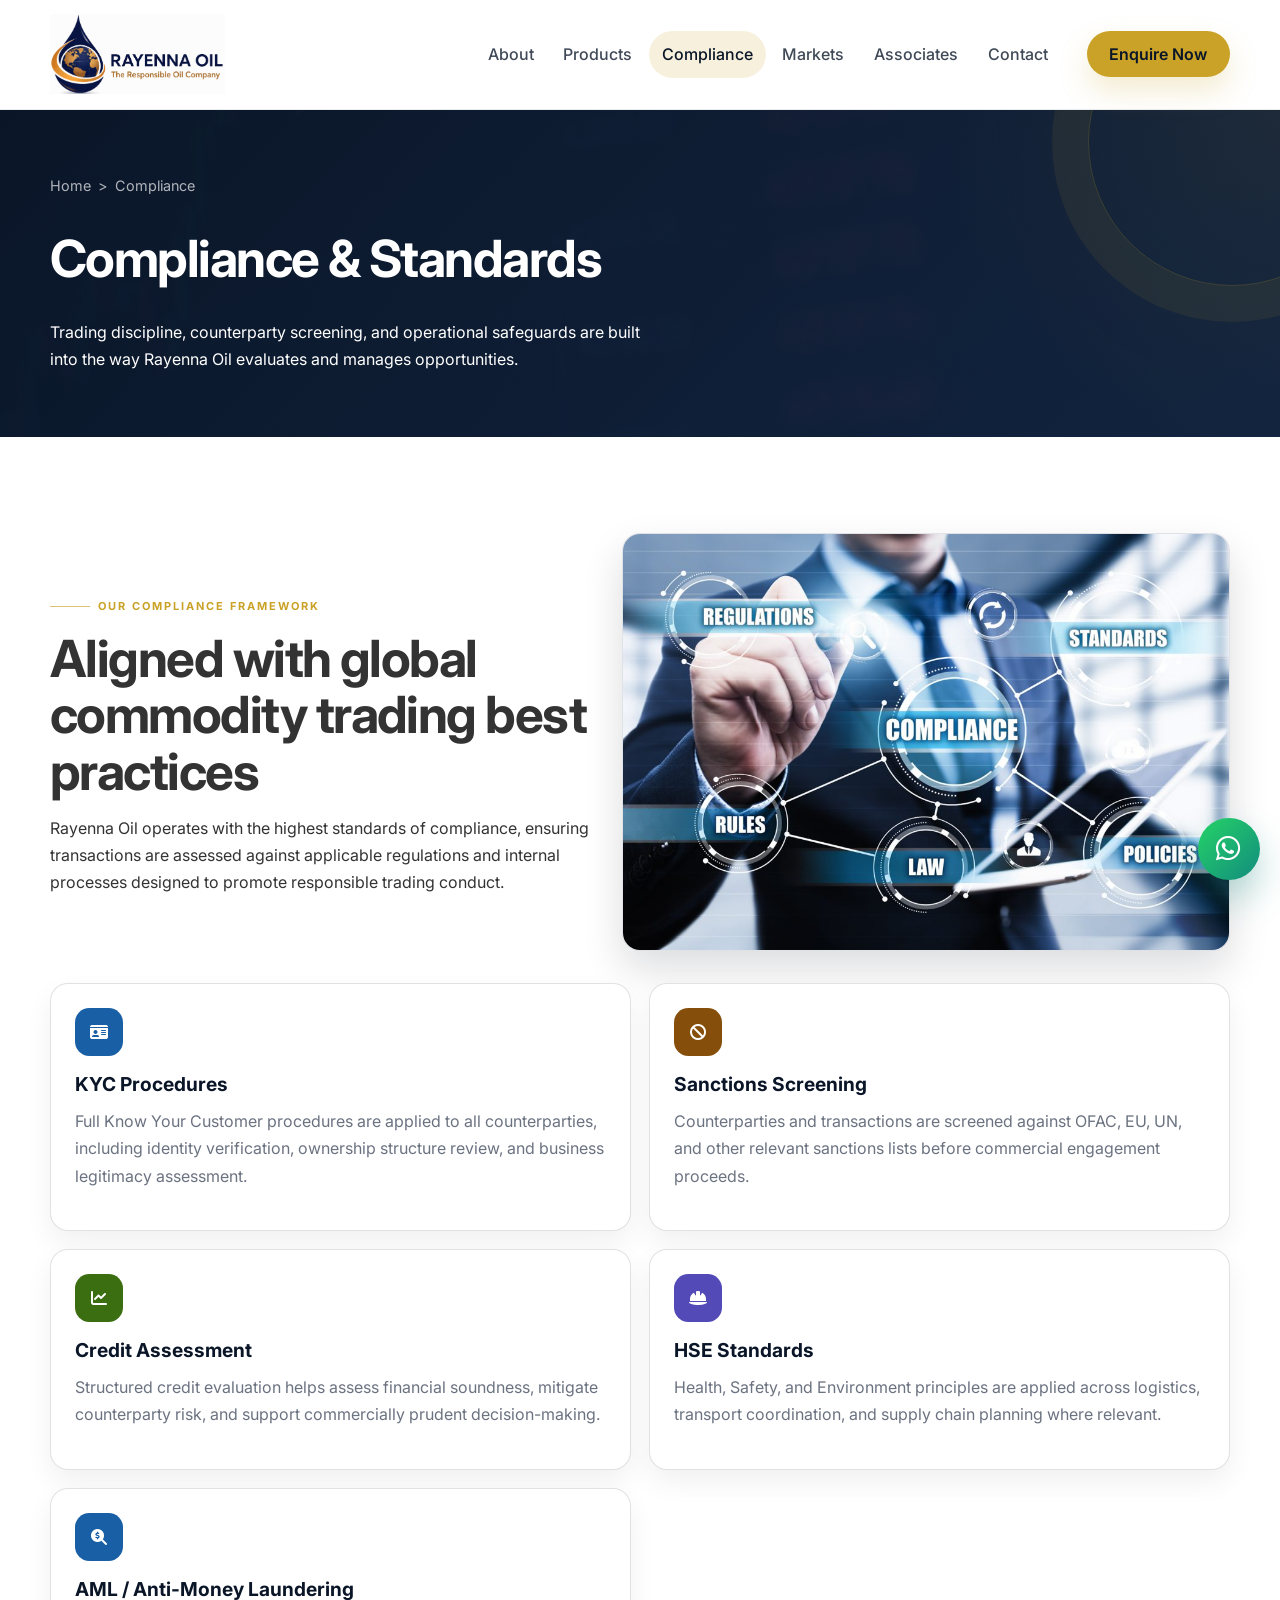
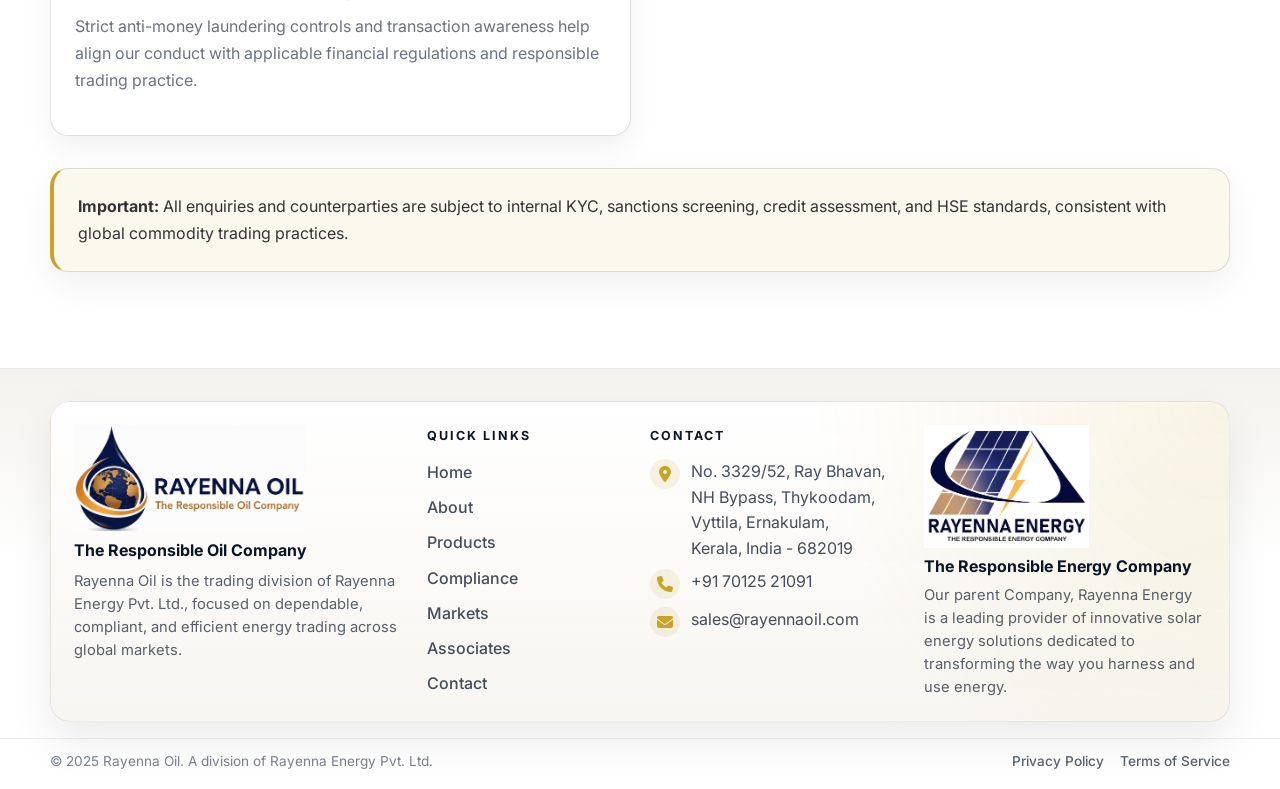
<file: compliance.html>
<!DOCTYPE html>
<html lang="en">
  <head>
    <meta charset="UTF-8" />
    <meta name="viewport" content="width=device-width, initial-scale=1.0" />
    <title>Compliance &amp; Trading Standards | Rayenna Oil</title>
    <meta
      name="description"
      content="Review Rayenna Oil's compliance framework covering KYC procedures, sanctions screening, credit assessment, HSE standards, and anti-money laundering controls."
    />
    <meta name="robots" content="index, follow, max-image-preview:large" />
    <link rel="canonical" href="https://rayennaoil.com/compliance.html" />
    <meta name="theme-color" content="#0d2b78" />
    <meta name="apple-mobile-web-app-title" content="Rayenna Oil" />
    <link rel="icon" href="assets/images/favicon.svg" type="image/svg+xml" />
    <link rel="icon" href="assets/images/favicon-32.png" sizes="32x32" type="image/png" />
    <link rel="icon" href="assets/images/favicon-192.png" sizes="192x192" type="image/png" />
    <link rel="apple-touch-icon" href="assets/images/apple-touch-icon.png" />
    <link rel="manifest" href="site.webmanifest" />
    <meta property="og:locale" content="en_US" />
    <meta property="og:site_name" content="Rayenna Oil" />
    <meta property="og:title" content="Compliance &amp; Trading Standards | Rayenna Oil" />
    <meta property="og:description" content="Rayenna Oil applies disciplined compliance, screening, and risk controls across international commodity trading." />
    <meta property="og:type" content="website" />
    <meta property="og:url" content="https://rayennaoil.com/compliance.html" />
    <meta property="og:image" content="https://rayennaoil.com/assets/images/rayenna-oil-social.png" />
    <meta property="og:image:secure_url" content="https://rayennaoil.com/assets/images/rayenna-oil-social.png" />
    <meta property="og:image:type" content="image/png" />
    <meta property="og:image:width" content="1200" />
    <meta property="og:image:height" content="630" />
    <meta property="og:image:alt" content="Rayenna Oil brand card with logo and The Responsible Oil Company tagline" />
    <meta name="twitter:card" content="summary_large_image" />
    <meta name="twitter:title" content="Compliance &amp; Trading Standards | Rayenna Oil" />
    <meta name="twitter:description" content="Rayenna Oil applies disciplined compliance, screening, and risk controls across international commodity trading." />
    <meta name="twitter:image" content="https://rayennaoil.com/assets/images/rayenna-oil-social.png" />
    <meta name="twitter:image:alt" content="Rayenna Oil brand card with logo and The Responsible Oil Company tagline" />
    <script type="application/ld+json">
{
  "@context": "https://schema.org",
  "@graph": [
    {
      "@type": "Organization",
      "@id": "https://rayennaoil.com/#organization",
      "name": "Rayenna Oil",
      "url": "https://rayennaoil.com/",
      "logo": {
        "@type": "ImageObject",
        "url": "https://rayennaoil.com/assets/images/RayennaOil_Web.png",
        "width": 2094,
        "height": 958
      },
      "image": "https://rayennaoil.com/assets/images/rayenna-oil-social.png",
      "description": "Rayenna Oil connects reliable producers of crude oil, refined products, lubricants, and petrochemicals with buyers across India, the Middle East, Africa, and Asia through disciplined, compliance-led trade execution.",
      "email": "sales@rayennaoil.com",
      "telephone": "+91 70125 21091",
      "address": {
        "@type": "PostalAddress",
        "streetAddress": "No. 3329/52, Ray Bhavan, NH Bypass, Thykoodam, Vyttila",
        "addressLocality": "Ernakulam",
        "addressRegion": "Kerala",
        "postalCode": "682019",
        "addressCountry": "IN"
      },
      "contactPoint": [
        {
          "@id": "https://rayennaoil.com/#contactpoint"
        }
      ],
      "parentOrganization": {
        "@type": "Organization",
        "name": "Rayenna Energy Pvt. Ltd.",
        "url": "https://rayennaenergy.com/"
      }
    },
    {
      "@type": "ContactPoint",
      "@id": "https://rayennaoil.com/#contactpoint",
      "contactType": "sales",
      "telephone": "+91 70125 21091",
      "email": "sales@rayennaoil.com",
      "areaServed": [
        "India",
        "Middle East",
        "Africa",
        "Asia"
      ],
      "availableLanguage": [
        "en"
      ]
    },
    {
      "@type": "WebSite",
      "@id": "https://rayennaoil.com/#website",
      "url": "https://rayennaoil.com/",
      "name": "Rayenna Oil",
      "description": "Rayenna Oil connects reliable producers of crude oil, refined products, lubricants, and petrochemicals with buyers across India, the Middle East, Africa, and Asia through disciplined, compliance-led trade execution.",
      "inLanguage": "en",
      "publisher": {
        "@id": "https://rayennaoil.com/#organization"
      }
    },
    {
      "@type": "WebPage",
      "@id": "https://rayennaoil.com/compliance.html#webpage",
      "url": "https://rayennaoil.com/compliance.html",
      "name": "Compliance & Trading Standards | Rayenna Oil",
      "description": "Review Rayenna Oil's compliance framework covering KYC procedures, sanctions screening, credit assessment, HSE standards, and anti-money laundering controls.",
      "isPartOf": {
        "@id": "https://rayennaoil.com/#website"
      },
      "about": {
        "@id": "https://rayennaoil.com/#organization"
      },
      "inLanguage": "en",
      "primaryImageOfPage": {
        "@type": "ImageObject",
        "url": "https://rayennaoil.com/assets/images/rayenna-oil-social.png",
        "width": 1200,
        "height": 630
      },
      "breadcrumb": {
        "@id": "https://rayennaoil.com/compliance.html#breadcrumb"
      },
      "mainEntity": {
        "@id": "https://rayennaoil.com/compliance.html#standards"
      }
    },
    {
      "@type": "BreadcrumbList",
      "@id": "https://rayennaoil.com/compliance.html#breadcrumb",
      "itemListElement": [
        {
          "@type": "ListItem",
          "position": 1,
          "name": "Home",
          "item": "https://rayennaoil.com/"
        },
        {
          "@type": "ListItem",
          "position": 2,
          "name": "Compliance & Standards",
          "item": "https://rayennaoil.com/compliance.html"
        }
      ]
    },
    {
      "@type": "ItemList",
      "@id": "https://rayennaoil.com/compliance.html#standards",
      "name": "Compliance standards followed by Rayenna Oil",
      "itemListElement": [
        {
          "@type": "ListItem",
          "position": 1,
          "name": "KYC Procedures"
        },
        {
          "@type": "ListItem",
          "position": 2,
          "name": "Sanctions Screening"
        },
        {
          "@type": "ListItem",
          "position": 3,
          "name": "Credit Assessment"
        },
        {
          "@type": "ListItem",
          "position": 4,
          "name": "HSE Standards"
        },
        {
          "@type": "ListItem",
          "position": 5,
          "name": "International Regulations"
        },
        {
          "@type": "ListItem",
          "position": 6,
          "name": "Transparent Reporting"
        },
        {
          "@type": "ListItem",
          "position": 7,
          "name": "Anti-Money Laundering"
        },
        {
          "@type": "ListItem",
          "position": 8,
          "name": "OFAC Compliance"
        }
      ]
    }
  ]
}
    </script>
    <link rel="preconnect" href="https://fonts.googleapis.com" />
    <link rel="preconnect" href="https://fonts.gstatic.com" crossorigin />
    <link
      rel="stylesheet"
      href="https://fonts.googleapis.com/css2?family=Inter:wght@400;500;600;700&display=swap"
    />
    <link
      rel="stylesheet"
      href="https://cdnjs.cloudflare.com/ajax/libs/font-awesome/6.5.0/css/all.min.css"
      crossorigin="anonymous"
      referrerpolicy="no-referrer"
    />
    <link rel="stylesheet" href="assets/css/style.css" />
    <script defer src="assets/js/main.js"></script>
  </head>
  <body>
    <a class="skip-link" href="#main-content">Skip to content</a>

    <header class="site-header">
      <div class="container nav-wrapper">
        <a class="brand" href="index.html" aria-label="Rayenna Oil home">
          <img src="assets/images/RayennaOil_Web.png" alt="Rayenna Oil logo" />
          <div class="brand-copy">
            <div class="brand-title">Rayenna Oil</div>
            <div class="brand-tagline">The Responsible Oil Company</div>
          </div>
        </a>

        <button
          class="nav-toggle"
          type="button"
          aria-label="Toggle navigation"
          aria-expanded="false"
          data-nav-toggle
        >
          <i class="fa-solid fa-bars" aria-hidden="true"></i>
        </button>

        <div class="nav-panel" data-nav-panel>
          <nav aria-label="Primary">
            <div class="nav-menu">
              <a href="about.html" data-nav-link>About</a>
              <a href="products.html" data-nav-link>Products</a>
              <a href="compliance.html" data-nav-link>Compliance</a>
              <a href="markets.html" data-nav-link>Markets</a>
              <a href="associates.html" data-nav-link>Associates</a>
              <a href="contact.html" data-nav-link>Contact</a>
            </div>
          </nav>
          <div class="nav-cta">
            <a class="btn btn-primary" href="contact.html">Enquire Now</a>
          </div>
        </div>
      </div>
    </header>

    <main id="main-content">
      <section class="page-hero compliance-page-hero">
        <div class="container page-hero-grid">
          <div class="page-hero-copy reveal is-visible">
            <div class="breadcrumb">
              <a href="index.html">Home</a>
              <span>&gt;</span>
              <span>Compliance</span>
            </div>
            <h1>Compliance &amp; Standards</h1>
            <p class="text-white-muted">
              Trading discipline, counterparty screening, and operational safeguards are
              built into the way Rayenna Oil evaluates and manages opportunities.
            </p>
          </div>
        </div>
      </section>

      <section class="section section-light">
        <div class="container">
          <div class="compliance-intro split-grid">
            <div class="section-heading compliance-intro-copy reveal">
              <span class="eyebrow">Our Compliance Framework</span>
              <h2>Aligned with global commodity trading best practices</h2>
              <p class="text-muted">
                Rayenna Oil operates with the highest standards of compliance, ensuring
                transactions are assessed against applicable regulations and internal
                processes designed to promote responsible trading conduct.
              </p>
            </div>

            <div class="media-card compliance-intro-media reveal">
              <img
                src="media/compliance.jpeg"
                alt="Compliance controls graphic showing regulations, standards, rules, and policies"
                width="1024"
                height="683"
              />
            </div>
          </div>

          <div class="compliance-grid">
            <article class="compliance-card reveal">
              <span class="icon-badge icon-blue"><i class="fa-solid fa-id-card"></i></span>
              <h3>KYC Procedures</h3>
              <p class="text-muted">
                Full Know Your Customer procedures are applied to all counterparties,
                including identity verification, ownership structure review, and business
                legitimacy assessment.
              </p>
            </article>
            <article class="compliance-card reveal">
              <span class="icon-badge icon-amber"
                ><i class="fa-solid fa-ban"></i
              ></span>
              <h3>Sanctions Screening</h3>
              <p class="text-muted">
                Counterparties and transactions are screened against OFAC, EU, UN, and
                other relevant sanctions lists before commercial engagement proceeds.
              </p>
            </article>
            <article class="compliance-card reveal">
              <span class="icon-badge icon-green"
                ><i class="fa-solid fa-chart-line"></i
              ></span>
              <h3>Credit Assessment</h3>
              <p class="text-muted">
                Structured credit evaluation helps assess financial soundness, mitigate
                counterparty risk, and support commercially prudent decision-making.
              </p>
            </article>
            <article class="compliance-card reveal">
              <span class="icon-badge icon-purple"
                ><i class="fa-solid fa-helmet-safety"></i
              ></span>
              <h3>HSE Standards</h3>
              <p class="text-muted">
                Health, Safety, and Environment principles are applied across logistics,
                transport coordination, and supply chain planning where relevant.
              </p>
            </article>
            <article class="compliance-card reveal">
              <span class="icon-badge icon-blue"
                ><i class="fa-solid fa-magnifying-glass-dollar"></i
              ></span>
              <h3>AML / Anti-Money Laundering</h3>
              <p class="text-muted">
                Strict anti-money laundering controls and transaction awareness help align
                our conduct with applicable financial regulations and responsible trading
                practice.
              </p>
            </article>
          </div>

          <div class="note-box reveal" style="margin-top: 2rem">
            <strong>Important:</strong>
            All enquiries and counterparties are subject to internal KYC, sanctions
            screening, credit assessment, and HSE standards, consistent with global
            commodity trading practices.
          </div>
        </div>
      </section>
    </main>

    <footer class="site-footer">
      <div class="footer-top">
        <div class="container">
          <div class="footer-panel">
            <div class="footer-grid">
              <div class="footer-brand">
                <img
                  src="assets/images/RayennaOil_Web.png"
                  alt="Rayenna Oil logo"
                  loading="lazy"
                  width="1024"
                  height="468"
                />
                <p class="footer-tagline">The Responsible Oil Company</p>
                <p class="footer-description">
                  Rayenna Oil is the trading division of Rayenna Energy Pvt. Ltd., focused on
                  dependable, compliant, and efficient energy trading across global markets.
                </p>
              </div>
              <div class="footer-section">
                <h3 class="footer-heading">Quick Links</h3>
                <div class="footer-links">
                  <a href="index.html">Home</a>
                  <a href="about.html">About</a>
                  <a href="products.html">Products</a>
                  <a href="compliance.html">Compliance</a>
                  <a href="markets.html">Markets</a>
                  <a href="associates.html">Associates</a>
                  <a href="contact.html">Contact</a>
                </div>
              </div>
              <div class="footer-section">
                <h3 class="footer-heading">Contact</h3>
                <ul class="footer-contact">
                  <li>
                    <i class="fa-solid fa-location-dot" aria-hidden="true"></i>
                    <span>No. 3329/52, Ray Bhavan,<br />NH Bypass, Thykoodam,<br />Vyttila, Ernakulam,<br />Kerala, India - 682019</span>
                  </li>
                  <li>
                    <i class="fa-solid fa-phone" aria-hidden="true"></i>
                    <a href="tel:+917012521091">+91 70125 21091</a>
                  </li>
                  <li>
                    <i class="fa-solid fa-envelope" aria-hidden="true"></i>
                    <a href="mailto:sales@rayennaoil.com">sales@rayennaoil.com</a>
                  </li>
                </ul>
              </div>
              <div class="footer-parent">
                <a
                  class="footer-parent-link"
                  href="https://rayennaenergy.com"
                  target="_blank"
                  rel="noopener noreferrer"
                  aria-label="Visit Rayenna Energy"
                >
                  <img
                    src="media/rayenna_energy_logo.png"
                    alt="Rayenna Energy logo"
                    loading="lazy"
                    width="754"
                    height="562"
                  />
                </a>
                <p class="footer-tagline">The Responsible Energy Company</p>
                <p class="footer-parent-copy">
                  Our parent Company, Rayenna Energy is a leading provider of innovative
                  solar energy solutions dedicated to transforming the way you harness and
                  use energy.
                </p>
              </div>
            </div>
          </div>
        </div>
      </div>

      <div class="footer-bottom">
        <div class="container footer-bottom-inner">
          <span>&copy; 2025 Rayenna Oil. A division of Rayenna Energy Pvt. Ltd.</span>
          <nav class="footer-utility-links" aria-label="Utility">
            <a href="privacy-policy.html">Privacy Policy</a>
            <a href="terms-of-service.html">Terms of Service</a>
          </nav>
        </div>
      </div>
    </footer>
    <a
      class="whatsapp-float"
      href="https://wa.me/917012521091?text=Hello%20Rayenna%20Oil%2C%20I%20would%20like%20to%20make%20an%20enquiry."
      target="_blank"
      rel="noopener noreferrer"
      aria-label="Send enquiry on WhatsApp"
    >
      <i class="fa-brands fa-whatsapp" aria-hidden="true"></i>
    </a>
  </body>
</html>
</file>
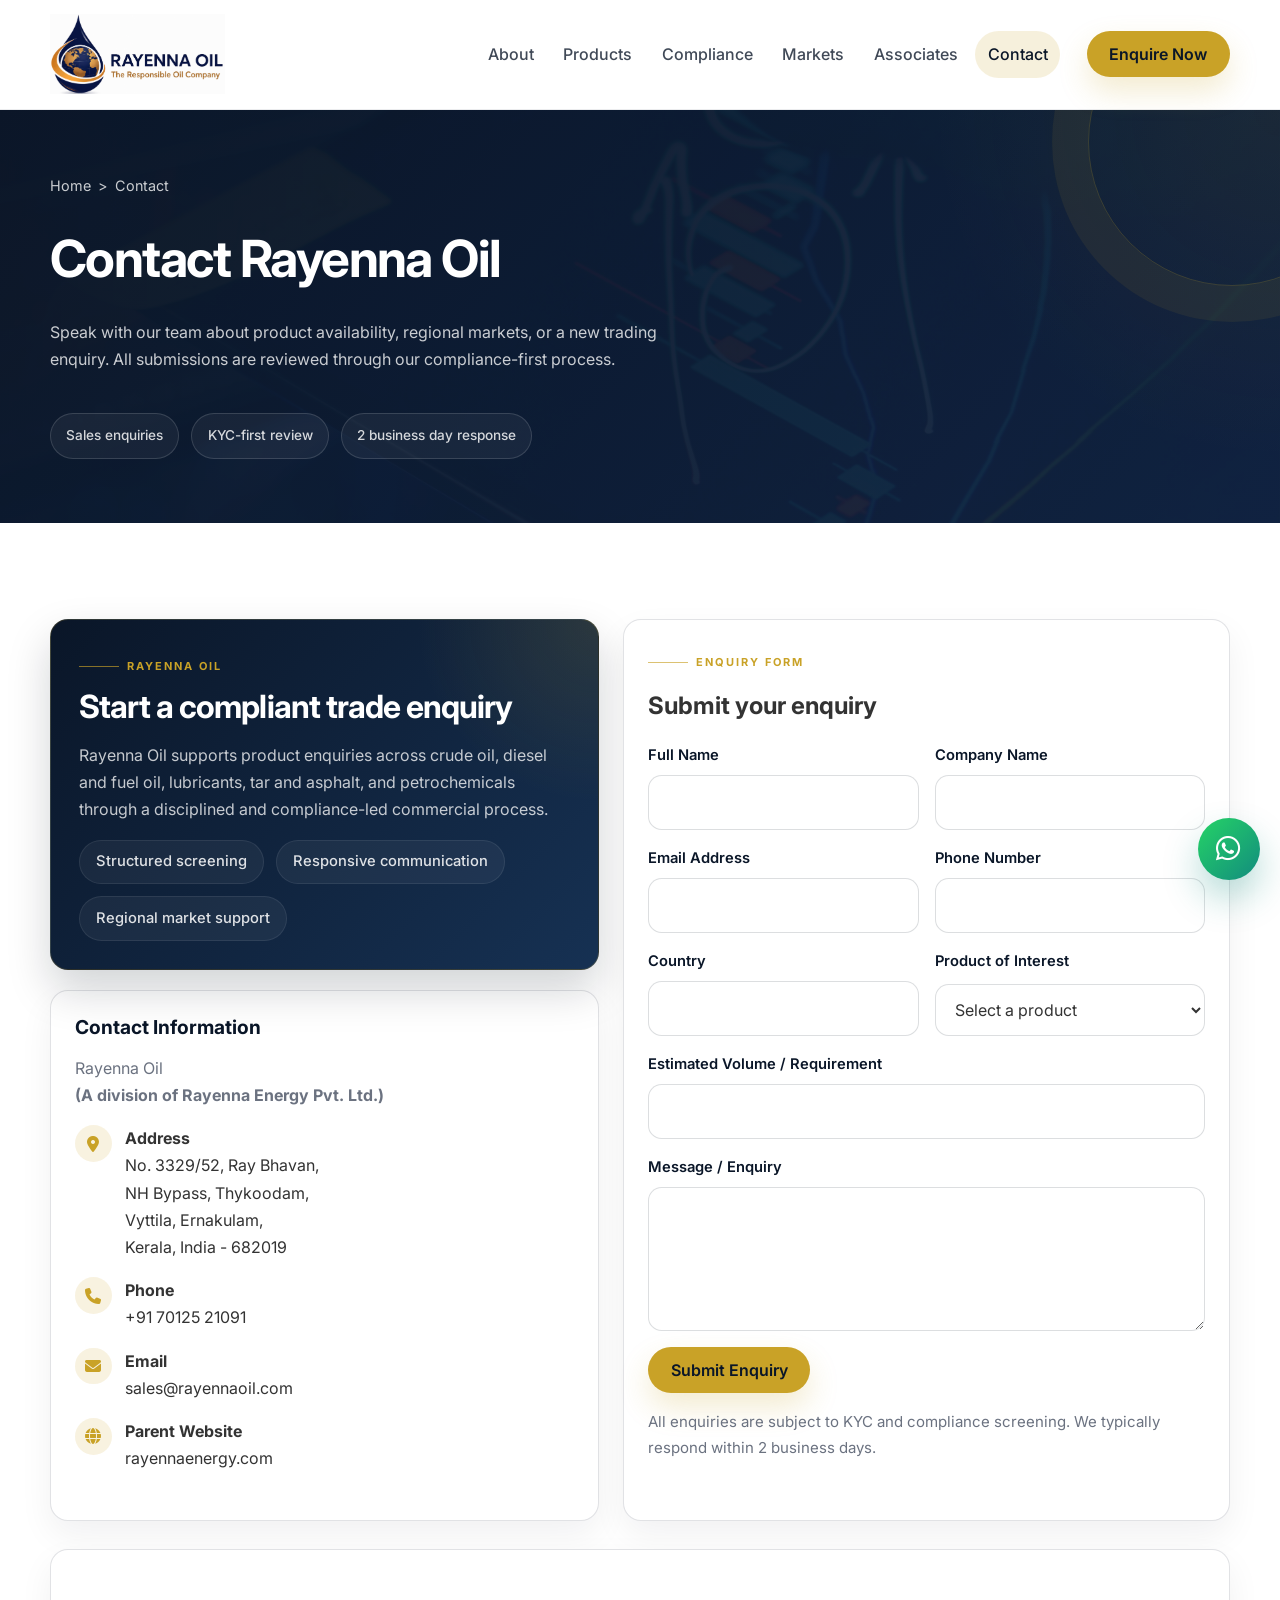
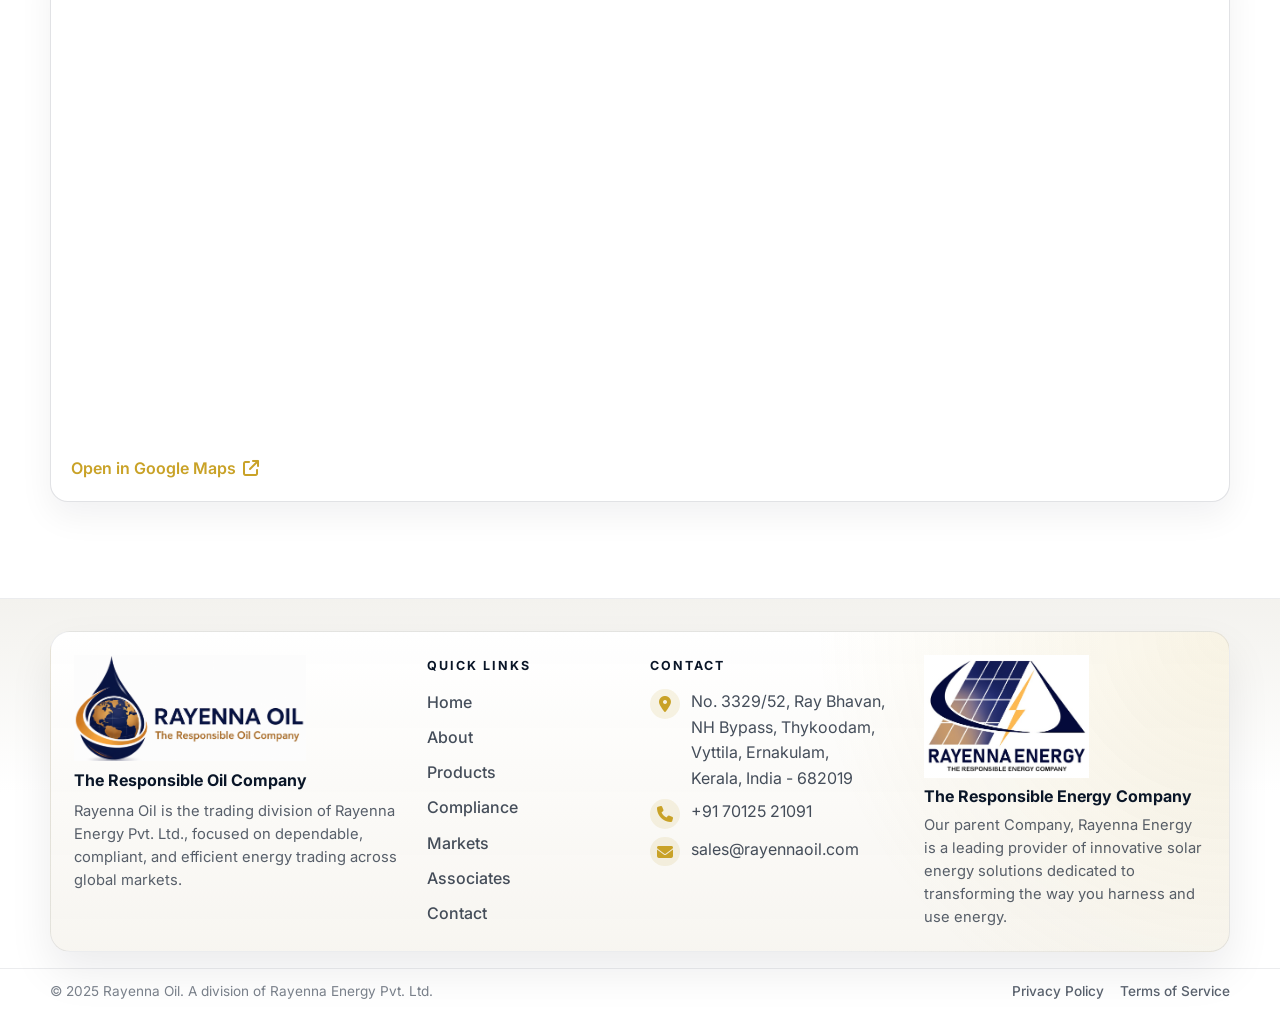
<file: contact.html>
<!DOCTYPE html>
<html lang="en">
  <head>
    <meta charset="UTF-8" />
    <meta name="viewport" content="width=device-width, initial-scale=1.0" />
    <title>Contact Rayenna Oil | Energy Trading Enquiries</title>
    <meta
      name="description"
      content="Contact Rayenna Oil for crude oil, refined products, lubricants, and petrochemical enquiries. All submissions are reviewed through our KYC and compliance-first process."
    />
    <meta name="robots" content="index, follow, max-image-preview:large" />
    <link rel="canonical" href="https://rayennaoil.com/contact.html" />
    <meta name="theme-color" content="#0d2b78" />
    <meta name="apple-mobile-web-app-title" content="Rayenna Oil" />
    <link rel="icon" href="assets/images/favicon.svg" type="image/svg+xml" />
    <link rel="icon" href="assets/images/favicon-32.png" sizes="32x32" type="image/png" />
    <link rel="icon" href="assets/images/favicon-192.png" sizes="192x192" type="image/png" />
    <link rel="apple-touch-icon" href="assets/images/apple-touch-icon.png" />
    <link rel="manifest" href="site.webmanifest" />
    <meta property="og:locale" content="en_US" />
    <meta property="og:site_name" content="Rayenna Oil" />
    <meta property="og:title" content="Contact Rayenna Oil | Energy Trading Enquiries" />
    <meta property="og:description" content="Get in touch with Rayenna Oil for compliant energy trading enquiries across the Middle East, Africa, and Asia." />
    <meta property="og:type" content="website" />
    <meta property="og:url" content="https://rayennaoil.com/contact.html" />
    <meta property="og:image" content="https://rayennaoil.com/assets/images/rayenna-oil-social.png" />
    <meta property="og:image:secure_url" content="https://rayennaoil.com/assets/images/rayenna-oil-social.png" />
    <meta property="og:image:type" content="image/png" />
    <meta property="og:image:width" content="1200" />
    <meta property="og:image:height" content="630" />
    <meta property="og:image:alt" content="Rayenna Oil brand card with logo and The Responsible Oil Company tagline" />
    <meta name="twitter:card" content="summary_large_image" />
    <meta name="twitter:title" content="Contact Rayenna Oil | Energy Trading Enquiries" />
    <meta name="twitter:description" content="Get in touch with Rayenna Oil for compliant energy trading enquiries across the Middle East, Africa, and Asia." />
    <meta name="twitter:image" content="https://rayennaoil.com/assets/images/rayenna-oil-social.png" />
    <meta name="twitter:image:alt" content="Rayenna Oil brand card with logo and The Responsible Oil Company tagline" />
    <script type="application/ld+json">
{
  "@context": "https://schema.org",
  "@graph": [
    {
      "@type": "Organization",
      "@id": "https://rayennaoil.com/#organization",
      "name": "Rayenna Oil",
      "url": "https://rayennaoil.com/",
      "logo": {
        "@type": "ImageObject",
        "url": "https://rayennaoil.com/assets/images/RayennaOil_Web.png",
        "width": 2094,
        "height": 958
      },
      "image": "https://rayennaoil.com/assets/images/rayenna-oil-social.png",
      "description": "Rayenna Oil connects reliable producers of crude oil, refined products, lubricants, and petrochemicals with buyers across India, the Middle East, Africa, and Asia through disciplined, compliance-led trade execution.",
      "email": "sales@rayennaoil.com",
      "telephone": "+91 70125 21091",
      "address": {
        "@type": "PostalAddress",
        "streetAddress": "No. 3329/52, Ray Bhavan, NH Bypass, Thykoodam, Vyttila",
        "addressLocality": "Ernakulam",
        "addressRegion": "Kerala",
        "postalCode": "682019",
        "addressCountry": "IN"
      },
      "contactPoint": [
        {
          "@id": "https://rayennaoil.com/#contactpoint"
        }
      ],
      "parentOrganization": {
        "@type": "Organization",
        "name": "Rayenna Energy Pvt. Ltd.",
        "url": "https://rayennaenergy.com/"
      }
    },
    {
      "@type": "ContactPoint",
      "@id": "https://rayennaoil.com/#contactpoint",
      "contactType": "sales",
      "telephone": "+91 70125 21091",
      "email": "sales@rayennaoil.com",
      "areaServed": [
        "India",
        "Middle East",
        "Africa",
        "Asia"
      ],
      "availableLanguage": [
        "en"
      ]
    },
    {
      "@type": "WebSite",
      "@id": "https://rayennaoil.com/#website",
      "url": "https://rayennaoil.com/",
      "name": "Rayenna Oil",
      "description": "Rayenna Oil connects reliable producers of crude oil, refined products, lubricants, and petrochemicals with buyers across India, the Middle East, Africa, and Asia through disciplined, compliance-led trade execution.",
      "inLanguage": "en",
      "publisher": {
        "@id": "https://rayennaoil.com/#organization"
      }
    },
    {
      "@type": "ContactPage",
      "@id": "https://rayennaoil.com/contact.html#webpage",
      "url": "https://rayennaoil.com/contact.html",
      "name": "Contact Rayenna Oil | Energy Trading Enquiries",
      "description": "Contact Rayenna Oil for crude oil, refined products, lubricants, and petrochemical enquiries. All submissions are reviewed through our KYC and compliance-first process.",
      "isPartOf": {
        "@id": "https://rayennaoil.com/#website"
      },
      "about": {
        "@id": "https://rayennaoil.com/#organization"
      },
      "inLanguage": "en",
      "primaryImageOfPage": {
        "@type": "ImageObject",
        "url": "https://rayennaoil.com/assets/images/rayenna-oil-social.png",
        "width": 1200,
        "height": 630
      },
      "breadcrumb": {
        "@id": "https://rayennaoil.com/contact.html#breadcrumb"
      },
      "mainEntity": {
        "@id": "https://rayennaoil.com/#contactpoint"
      }
    },
    {
      "@type": "BreadcrumbList",
      "@id": "https://rayennaoil.com/contact.html#breadcrumb",
      "itemListElement": [
        {
          "@type": "ListItem",
          "position": 1,
          "name": "Home",
          "item": "https://rayennaoil.com/"
        },
        {
          "@type": "ListItem",
          "position": 2,
          "name": "Contact Rayenna Oil",
          "item": "https://rayennaoil.com/contact.html"
        }
      ]
    }
  ]
}
    </script>
    <link rel="preconnect" href="https://fonts.googleapis.com" />
    <link rel="preconnect" href="https://fonts.gstatic.com" crossorigin />
    <link
      rel="stylesheet"
      href="https://fonts.googleapis.com/css2?family=Inter:wght@400;500;600;700&display=swap"
    />
    <link
      rel="stylesheet"
      href="https://cdnjs.cloudflare.com/ajax/libs/font-awesome/6.5.0/css/all.min.css"
      crossorigin="anonymous"
      referrerpolicy="no-referrer"
    />
    <link rel="stylesheet" href="assets/css/style.css" />
    <script defer src="assets/js/main.js"></script>
  </head>
  <body>
    <a class="skip-link" href="#main-content">Skip to content</a>

    <header class="site-header">
      <div class="container nav-wrapper">
        <a class="brand" href="index.html" aria-label="Rayenna Oil home">
          <img src="assets/images/RayennaOil_Web.png" alt="Rayenna Oil logo" />
          <div class="brand-copy">
            <div class="brand-title">Rayenna Oil</div>
            <div class="brand-tagline">The Responsible Oil Company</div>
          </div>
        </a>

        <button
          class="nav-toggle"
          type="button"
          aria-label="Toggle navigation"
          aria-expanded="false"
          data-nav-toggle
        >
          <i class="fa-solid fa-bars" aria-hidden="true"></i>
        </button>

        <div class="nav-panel" data-nav-panel>
          <nav aria-label="Primary">
            <div class="nav-menu">
              <a href="about.html" data-nav-link>About</a>
              <a href="products.html" data-nav-link>Products</a>
              <a href="compliance.html" data-nav-link>Compliance</a>
              <a href="markets.html" data-nav-link>Markets</a>
              <a href="associates.html" data-nav-link>Associates</a>
              <a href="contact.html" data-nav-link>Contact</a>
            </div>
          </nav>
          <div class="nav-cta">
            <a class="btn btn-primary" href="contact.html">Enquire Now</a>
          </div>
        </div>
      </div>
    </header>

    <main id="main-content">
      <section class="page-hero contact-page-hero">
        <div class="container page-hero-grid">
          <div class="page-hero-copy reveal is-visible">
            <div class="breadcrumb">
              <a href="index.html">Home</a>
              <span>&gt;</span>
              <span>Contact</span>
            </div>
            <h1>Contact Rayenna Oil</h1>
            <p class="text-white-muted">
              Speak with our team about product availability, regional markets, or a new
              trading enquiry. All submissions are reviewed through our compliance-first
              process.
            </p>
            <div class="page-hero-pill-row">
              <span class="page-hero-pill">Sales enquiries</span>
              <span class="page-hero-pill">KYC-first review</span>
              <span class="page-hero-pill">2 business day response</span>
            </div>
          </div>
        </div>
      </section>

      <section class="section section-light">
        <div class="container contact-section-grid">
          <div class="contact-top-grid">
            <div class="contact-stack reveal">
              <div class="contact-brand-card">
                <span class="eyebrow">Rayenna Oil</span>
                <h3>Start a compliant trade enquiry</h3>
                <p>
                  Rayenna Oil supports product enquiries across crude oil, diesel and fuel
                  oil, lubricants, tar and asphalt, and petrochemicals through a disciplined
                  and compliance-led commercial process.
                </p>
                <div class="pill-list">
                  <span class="pill pill-dark">Structured screening</span>
                  <span class="pill pill-dark">Responsive communication</span>
                  <span class="pill pill-dark">Regional market support</span>
                </div>
              </div>

              <div class="contact-card">
                <h3>Contact Information</h3>
                <p class="text-muted">
                  Rayenna Oil<br />
                  <strong>(A division of Rayenna Energy Pvt. Ltd.)</strong>
                </p>
                <ul class="contact-list">
                  <li>
                    <i class="fa-solid fa-location-dot" aria-hidden="true"></i>
                    <div>
                      <strong>Address</strong><br />
                      No. 3329/52, Ray Bhavan,<br />
                      NH Bypass, Thykoodam,<br />
                      Vyttila, Ernakulam,<br />
                      Kerala, India - 682019
                    </div>
                  </li>
                  <li>
                    <i class="fa-solid fa-phone" aria-hidden="true"></i>
                    <div>
                      <strong>Phone</strong><br />
                      <a href="tel:+917012521091">+91 70125 21091</a>
                    </div>
                  </li>
                  <li>
                    <i class="fa-solid fa-envelope" aria-hidden="true"></i>
                    <div>
                      <strong>Email</strong><br />
                      <a href="mailto:sales@rayennaoil.com">sales@rayennaoil.com</a>
                    </div>
                  </li>
                  <li>
                    <i class="fa-solid fa-globe" aria-hidden="true"></i>
                    <div>
                      <strong>Parent Website</strong><br />
                      <a
                        href="https://rayennaenergy.com/"
                        target="_blank"
                        rel="noopener noreferrer"
                        >rayennaenergy.com</a
                      >
                    </div>
                  </li>
                </ul>
              </div>
            </div>

            <div class="form-card contact-form-card reveal">
              <span class="eyebrow">Enquiry Form</span>
              <h2>Submit your enquiry</h2>
              <form
                action="https://formspree.io/f/xykvnlog"
                method="POST"
                class="form-grid"
                data-enquiry-form
                data-form-redirect="thank-you.html"
              >
                <input type="hidden" name="subject" value="Rayenna Oil Enquiry" />

                <div class="field-group">
                  <label for="full-name">Full Name</label>
                  <input id="full-name" name="full-name" type="text" required />
                </div>

                <div class="field-group">
                  <label for="company-name">Company Name</label>
                  <input id="company-name" name="company-name" type="text" required />
                </div>

                <div class="field-group">
                  <label for="email">Email Address</label>
                  <input id="email" name="email" type="email" required />
                </div>

                <div class="field-group">
                  <label for="phone">Phone Number</label>
                  <input id="phone" name="phone" type="tel" />
                </div>

                <div class="field-group">
                  <label for="country">Country</label>
                  <input id="country" name="country" type="text" />
                </div>

                <div class="field-group">
                  <label for="product">Product of Interest</label>
                  <select id="product" name="product">
                    <option value="">Select a product</option>
                    <option>Crude Oil</option>
                    <option>Diesel/Gasoil</option>
                    <option>Lubricants</option>
                    <option>Tar &amp; Asphalt</option>
                    <option>Petrochemicals</option>
                    <option>Other</option>
                  </select>
                </div>

                <div class="field-group field-full">
                  <label for="volume">Estimated Volume / Requirement</label>
                  <input id="volume" name="volume" type="text" />
                </div>

                <div class="field-group field-full">
                  <label for="message">Message / Enquiry</label>
                  <textarea id="message" name="message" required></textarea>
                </div>

                <div class="field-full">
                  <button class="btn btn-primary" type="submit">Submit Enquiry</button>
                  <p class="form-note text-muted" data-form-feedback aria-live="polite">
                    All enquiries are subject to KYC and compliance screening. We typically
                    respond within 2 business days.
                  </p>
                </div>
              </form>
            </div>
          </div>

          <div class="map-card contact-map-card reveal">
            <iframe
              title="Map showing Rayenna Energy Private Limited, Vyttila, Ernakulam"
              loading="lazy"
              referrerpolicy="no-referrer-when-downgrade"
              src="https://maps.google.com/maps?q=Rayenna%20Energy%20Private%20Limited%20Vyttila%20Ernakulam&amp;z=17&amp;output=embed"
            ></iframe>
            <div class="map-card-footer">
              <a
                class="text-link"
                href="https://www.google.com/maps/place/Rayenna+Energy+Private+Limited/@9.9582836,76.3133814,17z/data=!3m1!4b1!4m6!3m5!1s0x3b08730fe2f262fd:0xfe3741e3a2de18d8!8m2!3d9.9582784!4d76.3182523!16s%2Fg%2F11wmyllt0y?hl=en-GB&amp;entry=ttu&amp;g_ep=EgoyMDI2MDUyMC4wIKXMDSoASAFQAw%3D%3D"
                target="_blank"
                rel="noopener noreferrer"
                >Open in Google Maps <i class="fa-solid fa-arrow-up-right-from-square"></i
              ></a>
            </div>
          </div>
        </div>
      </section>
    </main>

    <footer class="site-footer">
      <div class="footer-top">
        <div class="container">
          <div class="footer-panel">
            <div class="footer-grid">
              <div class="footer-brand">
                <img
                  src="assets/images/RayennaOil_Web.png"
                  alt="Rayenna Oil logo"
                  loading="lazy"
                  width="1024"
                  height="468"
                />
                <p class="footer-tagline">The Responsible Oil Company</p>
                <p class="footer-description">
                  Rayenna Oil is the trading division of Rayenna Energy Pvt. Ltd., focused on
                  dependable, compliant, and efficient energy trading across global markets.
                </p>
              </div>
              <div class="footer-section">
                <h3 class="footer-heading">Quick Links</h3>
                <div class="footer-links">
                  <a href="index.html">Home</a>
                  <a href="about.html">About</a>
                  <a href="products.html">Products</a>
                  <a href="compliance.html">Compliance</a>
                  <a href="markets.html">Markets</a>
                  <a href="associates.html">Associates</a>
                  <a href="contact.html">Contact</a>
                </div>
              </div>
              <div class="footer-section">
                <h3 class="footer-heading">Contact</h3>
                <ul class="footer-contact">
                  <li>
                    <i class="fa-solid fa-location-dot" aria-hidden="true"></i>
                    <span>No. 3329/52, Ray Bhavan,<br />NH Bypass, Thykoodam,<br />Vyttila, Ernakulam,<br />Kerala, India - 682019</span>
                  </li>
                  <li>
                    <i class="fa-solid fa-phone" aria-hidden="true"></i>
                    <a href="tel:+917012521091">+91 70125 21091</a>
                  </li>
                  <li>
                    <i class="fa-solid fa-envelope" aria-hidden="true"></i>
                    <a href="mailto:sales@rayennaoil.com">sales@rayennaoil.com</a>
                  </li>
                </ul>
              </div>
              <div class="footer-parent">
                <a
                  class="footer-parent-link"
                  href="https://rayennaenergy.com"
                  target="_blank"
                  rel="noopener noreferrer"
                  aria-label="Visit Rayenna Energy"
                >
                  <img
                    src="media/rayenna_energy_logo.png"
                    alt="Rayenna Energy logo"
                    loading="lazy"
                    width="754"
                    height="562"
                  />
                </a>
                <p class="footer-tagline">The Responsible Energy Company</p>
                <p class="footer-parent-copy">
                  Our parent Company, Rayenna Energy is a leading provider of innovative
                  solar energy solutions dedicated to transforming the way you harness and
                  use energy.
                </p>
              </div>
            </div>
          </div>
        </div>
      </div>

      <div class="footer-bottom">
        <div class="container footer-bottom-inner">
          <span>&copy; 2025 Rayenna Oil. A division of Rayenna Energy Pvt. Ltd.</span>
          <nav class="footer-utility-links" aria-label="Utility">
            <a href="privacy-policy.html">Privacy Policy</a>
            <a href="terms-of-service.html">Terms of Service</a>
          </nav>
        </div>
      </div>
    </footer>
    <a
      class="whatsapp-float"
      href="https://wa.me/917012521091?text=Hello%20Rayenna%20Oil%2C%20I%20would%20like%20to%20make%20an%20enquiry."
      target="_blank"
      rel="noopener noreferrer"
      aria-label="Send enquiry on WhatsApp"
    >
      <i class="fa-brands fa-whatsapp" aria-hidden="true"></i>
    </a>
  </body>
</html>
</file>
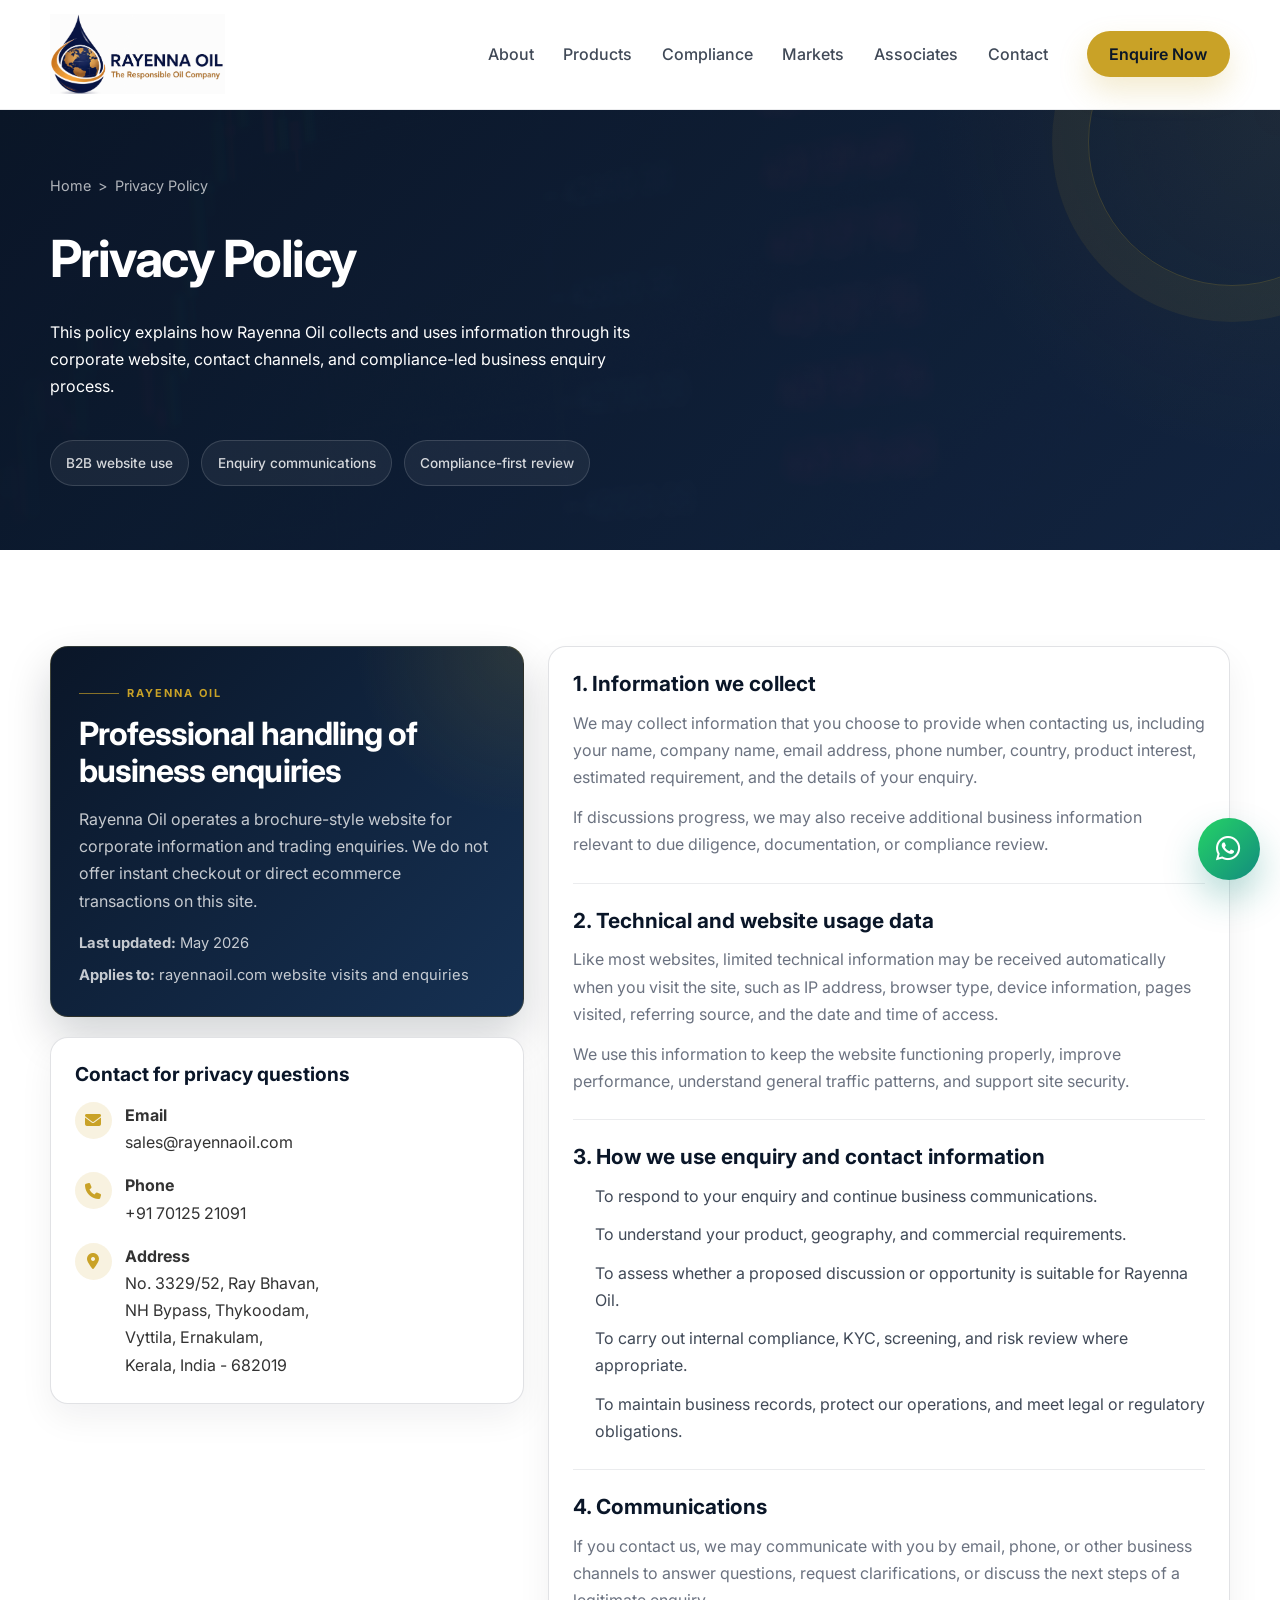
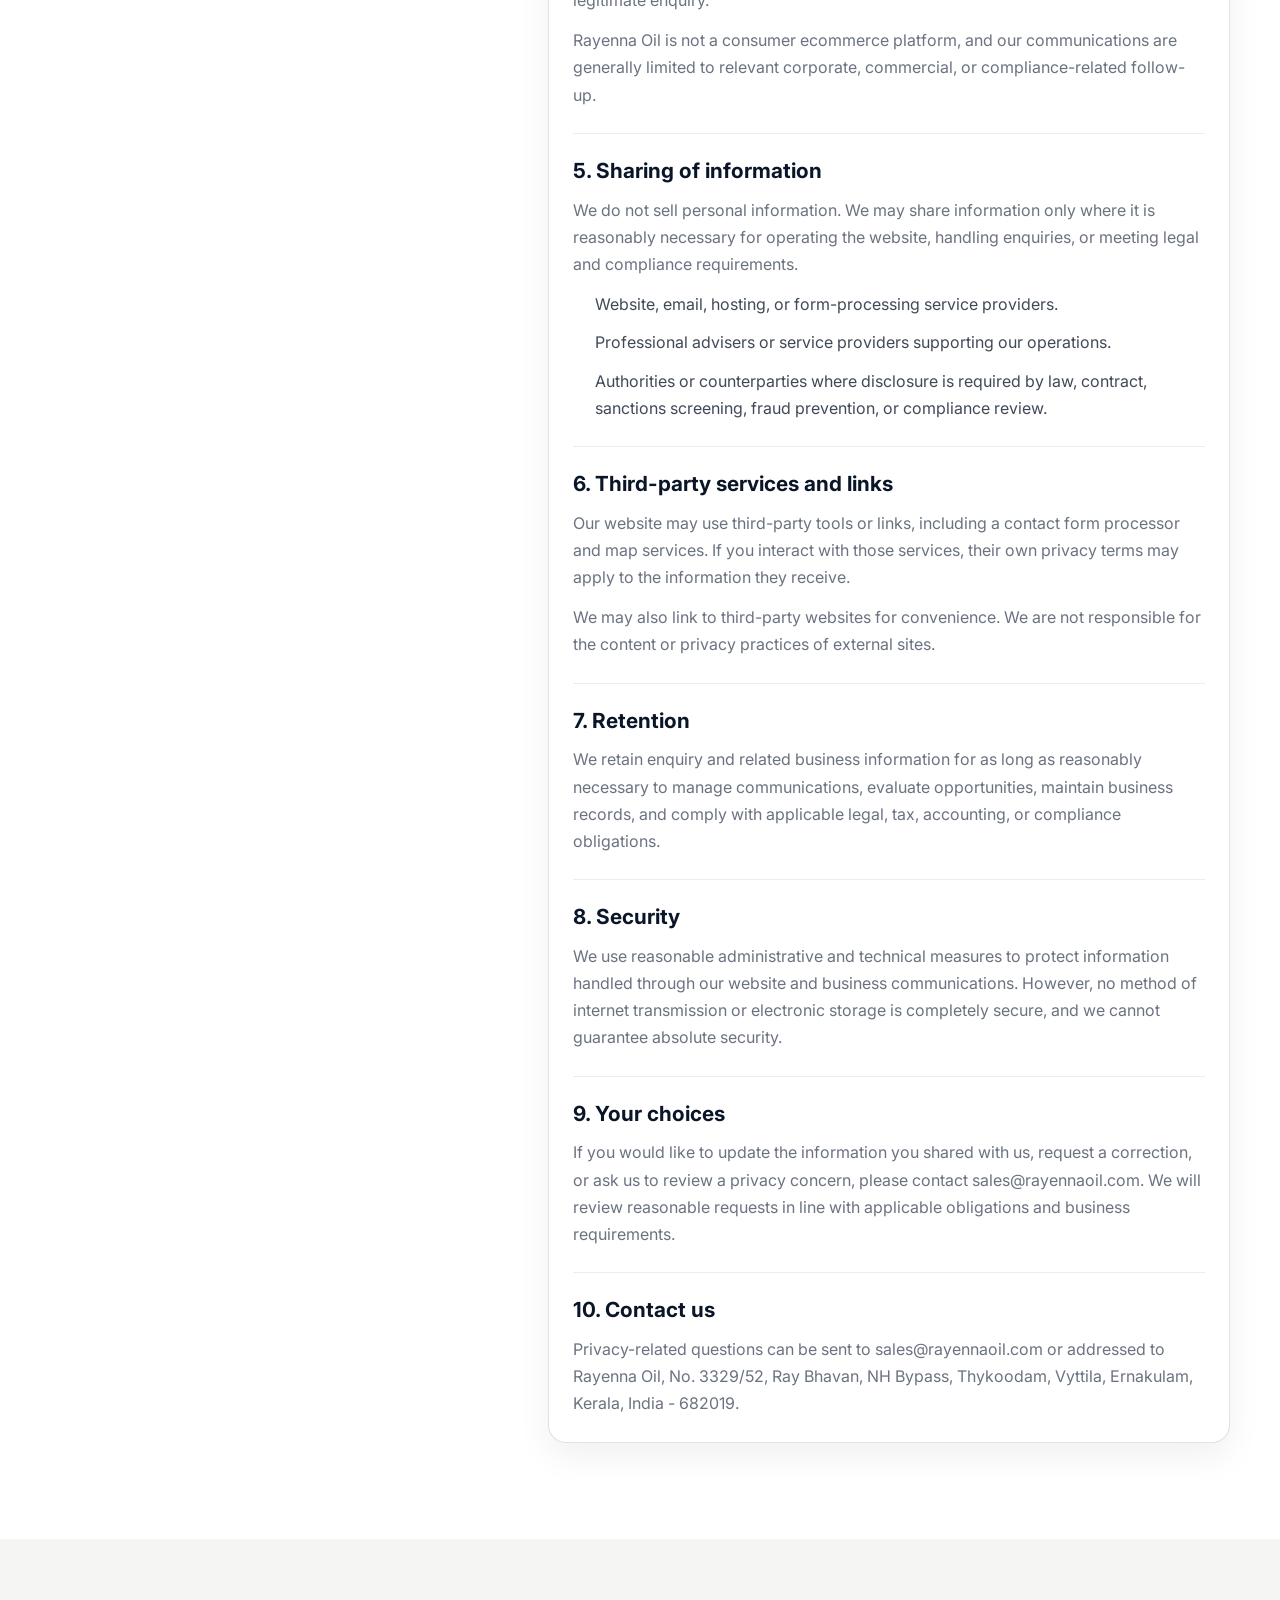
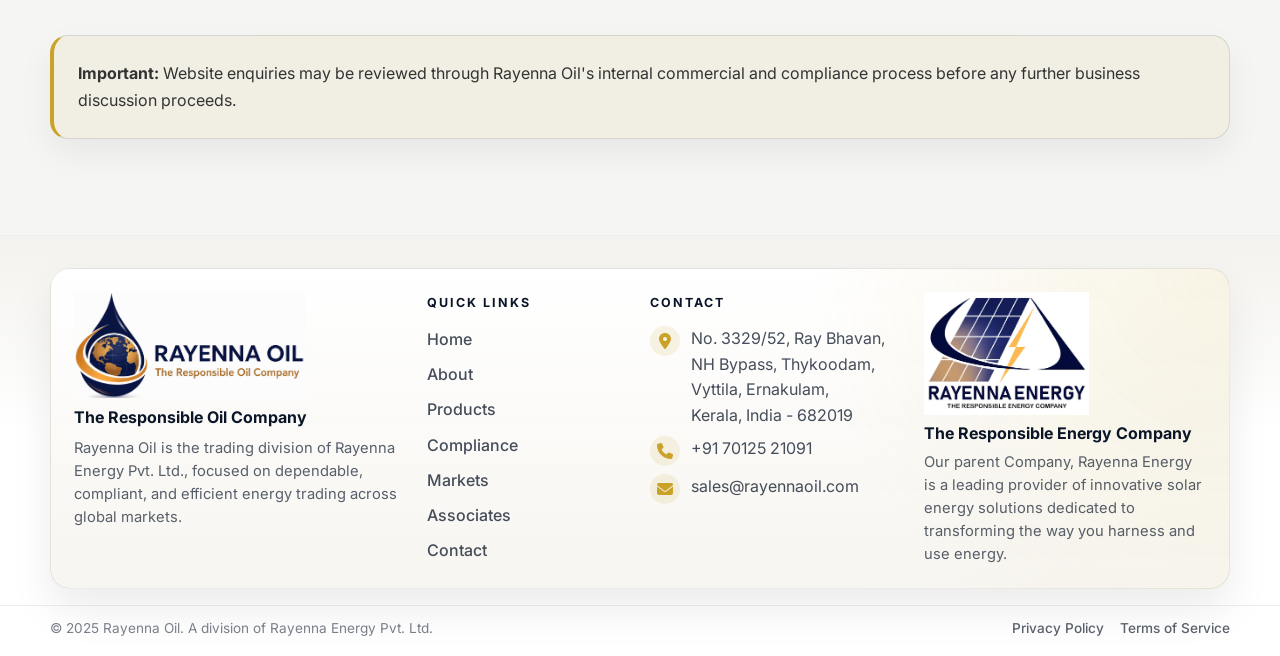
<file: privacy-policy.html>
<!DOCTYPE html>
<html lang="en">
  <head>
    <meta charset="UTF-8" />
    <meta name="viewport" content="width=device-width, initial-scale=1.0" />
    <title>Privacy Policy | Rayenna Oil</title>
    <meta
      name="description"
      content="Read how Rayenna Oil handles website enquiries, contact details, business communications, and compliance-related information on its corporate oil trading website."
    />
    <meta name="robots" content="index, follow, max-image-preview:large" />
    <link rel="canonical" href="https://rayennaoil.com/privacy-policy.html" />
    <meta name="theme-color" content="#0d2b78" />
    <meta name="apple-mobile-web-app-title" content="Rayenna Oil" />
    <link rel="icon" href="assets/images/favicon.svg" type="image/svg+xml" />
    <link rel="icon" href="assets/images/favicon-32.png" sizes="32x32" type="image/png" />
    <link rel="icon" href="assets/images/favicon-192.png" sizes="192x192" type="image/png" />
    <link rel="apple-touch-icon" href="assets/images/apple-touch-icon.png" />
    <link rel="manifest" href="site.webmanifest" />
    <meta property="og:locale" content="en_US" />
    <meta property="og:site_name" content="Rayenna Oil" />
    <meta property="og:title" content="Privacy Policy | Rayenna Oil" />
    <meta property="og:description" content="Learn how Rayenna Oil uses enquiry information, business contact details, and limited technical data in a compliance-first trading environment." />
    <meta property="og:type" content="website" />
    <meta property="og:url" content="https://rayennaoil.com/privacy-policy.html" />
    <meta property="og:image" content="https://rayennaoil.com/assets/images/rayenna-oil-social.png" />
    <meta property="og:image:secure_url" content="https://rayennaoil.com/assets/images/rayenna-oil-social.png" />
    <meta property="og:image:type" content="image/png" />
    <meta property="og:image:width" content="1200" />
    <meta property="og:image:height" content="630" />
    <meta property="og:image:alt" content="Rayenna Oil brand card with logo and The Responsible Oil Company tagline" />
    <meta name="twitter:card" content="summary_large_image" />
    <meta name="twitter:title" content="Privacy Policy | Rayenna Oil" />
    <meta name="twitter:description" content="Learn how Rayenna Oil uses enquiry information, business contact details, and limited technical data in a compliance-first trading environment." />
    <meta name="twitter:image" content="https://rayennaoil.com/assets/images/rayenna-oil-social.png" />
    <meta name="twitter:image:alt" content="Rayenna Oil brand card with logo and The Responsible Oil Company tagline" />
    <script type="application/ld+json">
{
  "@context": "https://schema.org",
  "@graph": [
    {
      "@type": "Organization",
      "@id": "https://rayennaoil.com/#organization",
      "name": "Rayenna Oil",
      "url": "https://rayennaoil.com/",
      "logo": {
        "@type": "ImageObject",
        "url": "https://rayennaoil.com/assets/images/RayennaOil_Web.png",
        "width": 2094,
        "height": 958
      },
      "image": "https://rayennaoil.com/assets/images/rayenna-oil-social.png",
      "description": "Rayenna Oil connects reliable producers of crude oil, refined products, lubricants, and petrochemicals with buyers across India, the Middle East, Africa, and Asia through disciplined, compliance-led trade execution.",
      "email": "sales@rayennaoil.com",
      "telephone": "+91 70125 21091",
      "address": {
        "@type": "PostalAddress",
        "streetAddress": "No. 3329/52, Ray Bhavan, NH Bypass, Thykoodam, Vyttila",
        "addressLocality": "Ernakulam",
        "addressRegion": "Kerala",
        "postalCode": "682019",
        "addressCountry": "IN"
      },
      "contactPoint": [
        {
          "@id": "https://rayennaoil.com/#contactpoint"
        }
      ],
      "parentOrganization": {
        "@type": "Organization",
        "name": "Rayenna Energy Pvt. Ltd.",
        "url": "https://rayennaenergy.com/"
      }
    },
    {
      "@type": "ContactPoint",
      "@id": "https://rayennaoil.com/#contactpoint",
      "contactType": "sales",
      "telephone": "+91 70125 21091",
      "email": "sales@rayennaoil.com",
      "areaServed": [
        "India",
        "Middle East",
        "Africa",
        "Asia"
      ],
      "availableLanguage": [
        "en"
      ]
    },
    {
      "@type": "WebSite",
      "@id": "https://rayennaoil.com/#website",
      "url": "https://rayennaoil.com/",
      "name": "Rayenna Oil",
      "description": "Rayenna Oil connects reliable producers of crude oil, refined products, lubricants, and petrochemicals with buyers across India, the Middle East, Africa, and Asia through disciplined, compliance-led trade execution.",
      "inLanguage": "en",
      "publisher": {
        "@id": "https://rayennaoil.com/#organization"
      }
    },
    {
      "@type": "WebPage",
      "@id": "https://rayennaoil.com/privacy-policy.html#webpage",
      "url": "https://rayennaoil.com/privacy-policy.html",
      "name": "Privacy Policy | Rayenna Oil",
      "description": "Read how Rayenna Oil handles website enquiries, contact details, business communications, and compliance-related information on its corporate oil trading website.",
      "isPartOf": {
        "@id": "https://rayennaoil.com/#website"
      },
      "about": {
        "@id": "https://rayennaoil.com/#organization"
      },
      "inLanguage": "en",
      "primaryImageOfPage": {
        "@type": "ImageObject",
        "url": "https://rayennaoil.com/assets/images/rayenna-oil-social.png",
        "width": 1200,
        "height": 630
      },
      "breadcrumb": {
        "@id": "https://rayennaoil.com/privacy-policy.html#breadcrumb"
      }
    },
    {
      "@type": "BreadcrumbList",
      "@id": "https://rayennaoil.com/privacy-policy.html#breadcrumb",
      "itemListElement": [
        {
          "@type": "ListItem",
          "position": 1,
          "name": "Home",
          "item": "https://rayennaoil.com/"
        },
        {
          "@type": "ListItem",
          "position": 2,
          "name": "Privacy Policy",
          "item": "https://rayennaoil.com/privacy-policy.html"
        }
      ]
    }
  ]
}
    </script>
    <link rel="preconnect" href="https://fonts.googleapis.com" />
    <link rel="preconnect" href="https://fonts.gstatic.com" crossorigin />
    <link
      rel="stylesheet"
      href="https://fonts.googleapis.com/css2?family=Inter:wght@400;500;600;700&display=swap"
    />
    <link
      rel="stylesheet"
      href="https://cdnjs.cloudflare.com/ajax/libs/font-awesome/6.5.0/css/all.min.css"
      crossorigin="anonymous"
      referrerpolicy="no-referrer"
    />
    <link rel="stylesheet" href="assets/css/style.css" />
    <script defer src="assets/js/main.js"></script>
  </head>
  <body>
    <a class="skip-link" href="#main-content">Skip to content</a>

    <header class="site-header">
      <div class="container nav-wrapper">
        <a class="brand" href="index.html" aria-label="Rayenna Oil home">
          <img src="assets/images/RayennaOil_Web.png" alt="Rayenna Oil logo" />
          <div class="brand-copy">
            <div class="brand-title">Rayenna Oil</div>
            <div class="brand-tagline">The Responsible Oil Company</div>
          </div>
        </a>

        <button
          class="nav-toggle"
          type="button"
          aria-label="Toggle navigation"
          aria-expanded="false"
          data-nav-toggle
        >
          <i class="fa-solid fa-bars" aria-hidden="true"></i>
        </button>

        <div class="nav-panel" data-nav-panel>
          <nav aria-label="Primary">
            <div class="nav-menu">
              <a href="about.html" data-nav-link>About</a>
              <a href="products.html" data-nav-link>Products</a>
              <a href="compliance.html" data-nav-link>Compliance</a>
              <a href="markets.html" data-nav-link>Markets</a>
              <a href="associates.html" data-nav-link>Associates</a>
              <a href="contact.html" data-nav-link>Contact</a>
            </div>
          </nav>
          <div class="nav-cta">
            <a class="btn btn-primary" href="contact.html">Enquire Now</a>
          </div>
        </div>
      </div>
    </header>

    <main id="main-content">
      <section class="page-hero privacy-page-hero">
        <div class="container page-hero-grid">
          <div class="page-hero-copy reveal is-visible">
            <div class="breadcrumb">
              <a href="index.html">Home</a>
              <span>&gt;</span>
              <span>Privacy Policy</span>
            </div>
            <h1>Privacy Policy</h1>
            <p class="text-white-muted">
              This policy explains how Rayenna Oil collects and uses information through its
              corporate website, contact channels, and compliance-led business enquiry
              process.
            </p>
            <div class="page-hero-pill-row">
              <span class="page-hero-pill">B2B website use</span>
              <span class="page-hero-pill">Enquiry communications</span>
              <span class="page-hero-pill">Compliance-first review</span>
            </div>
          </div>
        </div>
      </section>

      <section class="section section-light">
        <div class="container legal-layout">
          <div class="legal-sidebar">
            <div class="contact-brand-card legal-summary-card reveal">
              <span class="eyebrow">Rayenna Oil</span>
              <h3>Professional handling of business enquiries</h3>
              <p>
                Rayenna Oil operates a brochure-style website for corporate information and
                trading enquiries. We do not offer instant checkout or direct ecommerce
                transactions on this site.
              </p>
              <div class="legal-meta">
                <span><strong>Last updated:</strong> May 2026</span>
                <span><strong>Applies to:</strong> rayennaoil.com website visits and enquiries</span>
              </div>
            </div>

            <div class="contact-card legal-contact-card reveal">
              <h3 class="legal-card-title">Contact for privacy questions</h3>
              <ul class="contact-list">
                <li>
                  <i class="fa-solid fa-envelope" aria-hidden="true"></i>
                  <div>
                    <strong>Email</strong><br />
                    <a href="mailto:sales@rayennaoil.com">sales@rayennaoil.com</a>
                  </div>
                </li>
                <li>
                  <i class="fa-solid fa-phone" aria-hidden="true"></i>
                  <div>
                    <strong>Phone</strong><br />
                    <a href="tel:+917012521091">+91 70125 21091</a>
                  </div>
                </li>
                <li>
                  <i class="fa-solid fa-location-dot" aria-hidden="true"></i>
                  <div>
                    <strong>Address</strong><br />
                    No. 3329/52, Ray Bhavan,<br />
                    NH Bypass, Thykoodam,<br />
                    Vyttila, Ernakulam,<br />
                    Kerala, India - 682019
                  </div>
                </li>
              </ul>
            </div>
          </div>

          <div class="form-card legal-content-card reveal">
            <section class="legal-section">
              <h2>1. Information we collect</h2>
              <p class="text-muted">
                We may collect information that you choose to provide when contacting us,
                including your name, company name, email address, phone number, country,
                product interest, estimated requirement, and the details of your enquiry.
              </p>
              <p class="text-muted">
                If discussions progress, we may also receive additional business information
                relevant to due diligence, documentation, or compliance review.
              </p>
            </section>

            <section class="legal-section">
              <h2>2. Technical and website usage data</h2>
              <p class="text-muted">
                Like most websites, limited technical information may be received
                automatically when you visit the site, such as IP address, browser type,
                device information, pages visited, referring source, and the date and time
                of access.
              </p>
              <p class="text-muted">
                We use this information to keep the website functioning properly, improve
                performance, understand general traffic patterns, and support site security.
              </p>
            </section>

            <section class="legal-section">
              <h2>3. How we use enquiry and contact information</h2>
              <ul class="legal-list">
                <li>To respond to your enquiry and continue business communications.</li>
                <li>
                  To understand your product, geography, and commercial requirements.
                </li>
                <li>
                  To assess whether a proposed discussion or opportunity is suitable for
                  Rayenna Oil.
                </li>
                <li>
                  To carry out internal compliance, KYC, screening, and risk review where
                  appropriate.
                </li>
                <li>
                  To maintain business records, protect our operations, and meet legal or
                  regulatory obligations.
                </li>
              </ul>
            </section>

            <section class="legal-section">
              <h2>4. Communications</h2>
              <p class="text-muted">
                If you contact us, we may communicate with you by email, phone, or other
                business channels to answer questions, request clarifications, or discuss the
                next steps of a legitimate enquiry.
              </p>
              <p class="text-muted">
                Rayenna Oil is not a consumer ecommerce platform, and our communications are
                generally limited to relevant corporate, commercial, or compliance-related
                follow-up.
              </p>
            </section>

            <section class="legal-section">
              <h2>5. Sharing of information</h2>
              <p class="text-muted">
                We do not sell personal information. We may share information only where it
                is reasonably necessary for operating the website, handling enquiries, or
                meeting legal and compliance requirements.
              </p>
              <ul class="legal-list">
                <li>Website, email, hosting, or form-processing service providers.</li>
                <li>Professional advisers or service providers supporting our operations.</li>
                <li>
                  Authorities or counterparties where disclosure is required by law, contract,
                  sanctions screening, fraud prevention, or compliance review.
                </li>
              </ul>
            </section>

            <section class="legal-section">
              <h2>6. Third-party services and links</h2>
              <p class="text-muted">
                Our website may use third-party tools or links, including a contact form
                processor and map services. If you interact with those services, their own
                privacy terms may apply to the information they receive.
              </p>
              <p class="text-muted">
                We may also link to third-party websites for convenience. We are not
                responsible for the content or privacy practices of external sites.
              </p>
            </section>

            <section class="legal-section">
              <h2>7. Retention</h2>
              <p class="text-muted">
                We retain enquiry and related business information for as long as reasonably
                necessary to manage communications, evaluate opportunities, maintain business
                records, and comply with applicable legal, tax, accounting, or compliance
                obligations.
              </p>
            </section>

            <section class="legal-section">
              <h2>8. Security</h2>
              <p class="text-muted">
                We use reasonable administrative and technical measures to protect information
                handled through our website and business communications. However, no method of
                internet transmission or electronic storage is completely secure, and we
                cannot guarantee absolute security.
              </p>
            </section>

            <section class="legal-section">
              <h2>9. Your choices</h2>
              <p class="text-muted">
                If you would like to update the information you shared with us, request a
                correction, or ask us to review a privacy concern, please contact
                <a href="mailto:sales@rayennaoil.com">sales@rayennaoil.com</a>. We will
                review reasonable requests in line with applicable obligations and business
                requirements.
              </p>
            </section>

            <section class="legal-section">
              <h2>10. Contact us</h2>
              <p class="text-muted">
                Privacy-related questions can be sent to
                <a href="mailto:sales@rayennaoil.com">sales@rayennaoil.com</a> or addressed
                to Rayenna Oil, No. 3329/52, Ray Bhavan, NH Bypass, Thykoodam, Vyttila,
                Ernakulam, Kerala, India - 682019.
              </p>
            </section>
          </div>
        </div>
      </section>

      <section class="section section-muted">
        <div class="container">
          <div class="note-box reveal">
            <strong>Important:</strong>
            Website enquiries may be reviewed through Rayenna Oil's internal commercial and
            compliance process before any further business discussion proceeds.
          </div>
        </div>
      </section>
    </main>

    <footer class="site-footer">
      <div class="footer-top">
        <div class="container">
          <div class="footer-panel">
            <div class="footer-grid">
              <div class="footer-brand">
                <img
                  src="assets/images/RayennaOil_Web.png"
                  alt="Rayenna Oil logo"
                  loading="lazy"
                  width="1024"
                  height="468"
                />
                <p class="footer-tagline">The Responsible Oil Company</p>
                <p class="footer-description">
                  Rayenna Oil is the trading division of Rayenna Energy Pvt. Ltd., focused on
                  dependable, compliant, and efficient energy trading across global markets.
                </p>
              </div>
              <div class="footer-section">
                <h3 class="footer-heading">Quick Links</h3>
                <div class="footer-links">
                  <a href="index.html">Home</a>
                  <a href="about.html">About</a>
                  <a href="products.html">Products</a>
                  <a href="compliance.html">Compliance</a>
                  <a href="markets.html">Markets</a>
                  <a href="associates.html">Associates</a>
                  <a href="contact.html">Contact</a>
                </div>
              </div>
              <div class="footer-section">
                <h3 class="footer-heading">Contact</h3>
                <ul class="footer-contact">
                  <li>
                    <i class="fa-solid fa-location-dot" aria-hidden="true"></i>
                    <span>No. 3329/52, Ray Bhavan,<br />NH Bypass, Thykoodam,<br />Vyttila, Ernakulam,<br />Kerala, India - 682019</span>
                  </li>
                  <li>
                    <i class="fa-solid fa-phone" aria-hidden="true"></i>
                    <a href="tel:+917012521091">+91 70125 21091</a>
                  </li>
                  <li>
                    <i class="fa-solid fa-envelope" aria-hidden="true"></i>
                    <a href="mailto:sales@rayennaoil.com">sales@rayennaoil.com</a>
                  </li>
                </ul>
              </div>
              <div class="footer-parent">
                <a
                  class="footer-parent-link"
                  href="https://rayennaenergy.com"
                  target="_blank"
                  rel="noopener noreferrer"
                  aria-label="Visit Rayenna Energy"
                >
                  <img
                    src="media/rayenna_energy_logo.png"
                    alt="Rayenna Energy logo"
                    loading="lazy"
                    width="754"
                    height="562"
                  />
                </a>
                <p class="footer-tagline">The Responsible Energy Company</p>
                <p class="footer-parent-copy">
                  Our parent Company, Rayenna Energy is a leading provider of innovative
                  solar energy solutions dedicated to transforming the way you harness and
                  use energy.
                </p>
              </div>
            </div>
          </div>
        </div>
      </div>

      <div class="footer-bottom">
        <div class="container footer-bottom-inner">
          <span>&copy; 2025 Rayenna Oil. A division of Rayenna Energy Pvt. Ltd.</span>
          <nav class="footer-utility-links" aria-label="Utility">
            <a href="privacy-policy.html" aria-current="page">Privacy Policy</a>
            <a href="terms-of-service.html">Terms of Service</a>
          </nav>
        </div>
      </div>
    </footer>
    <a
      class="whatsapp-float"
      href="https://wa.me/917012521091?text=Hello%20Rayenna%20Oil%2C%20I%20would%20like%20to%20make%20an%20enquiry."
      target="_blank"
      rel="noopener noreferrer"
      aria-label="Send enquiry on WhatsApp"
    >
      <i class="fa-brands fa-whatsapp" aria-hidden="true"></i>
    </a>
  </body>
</html>
</file>
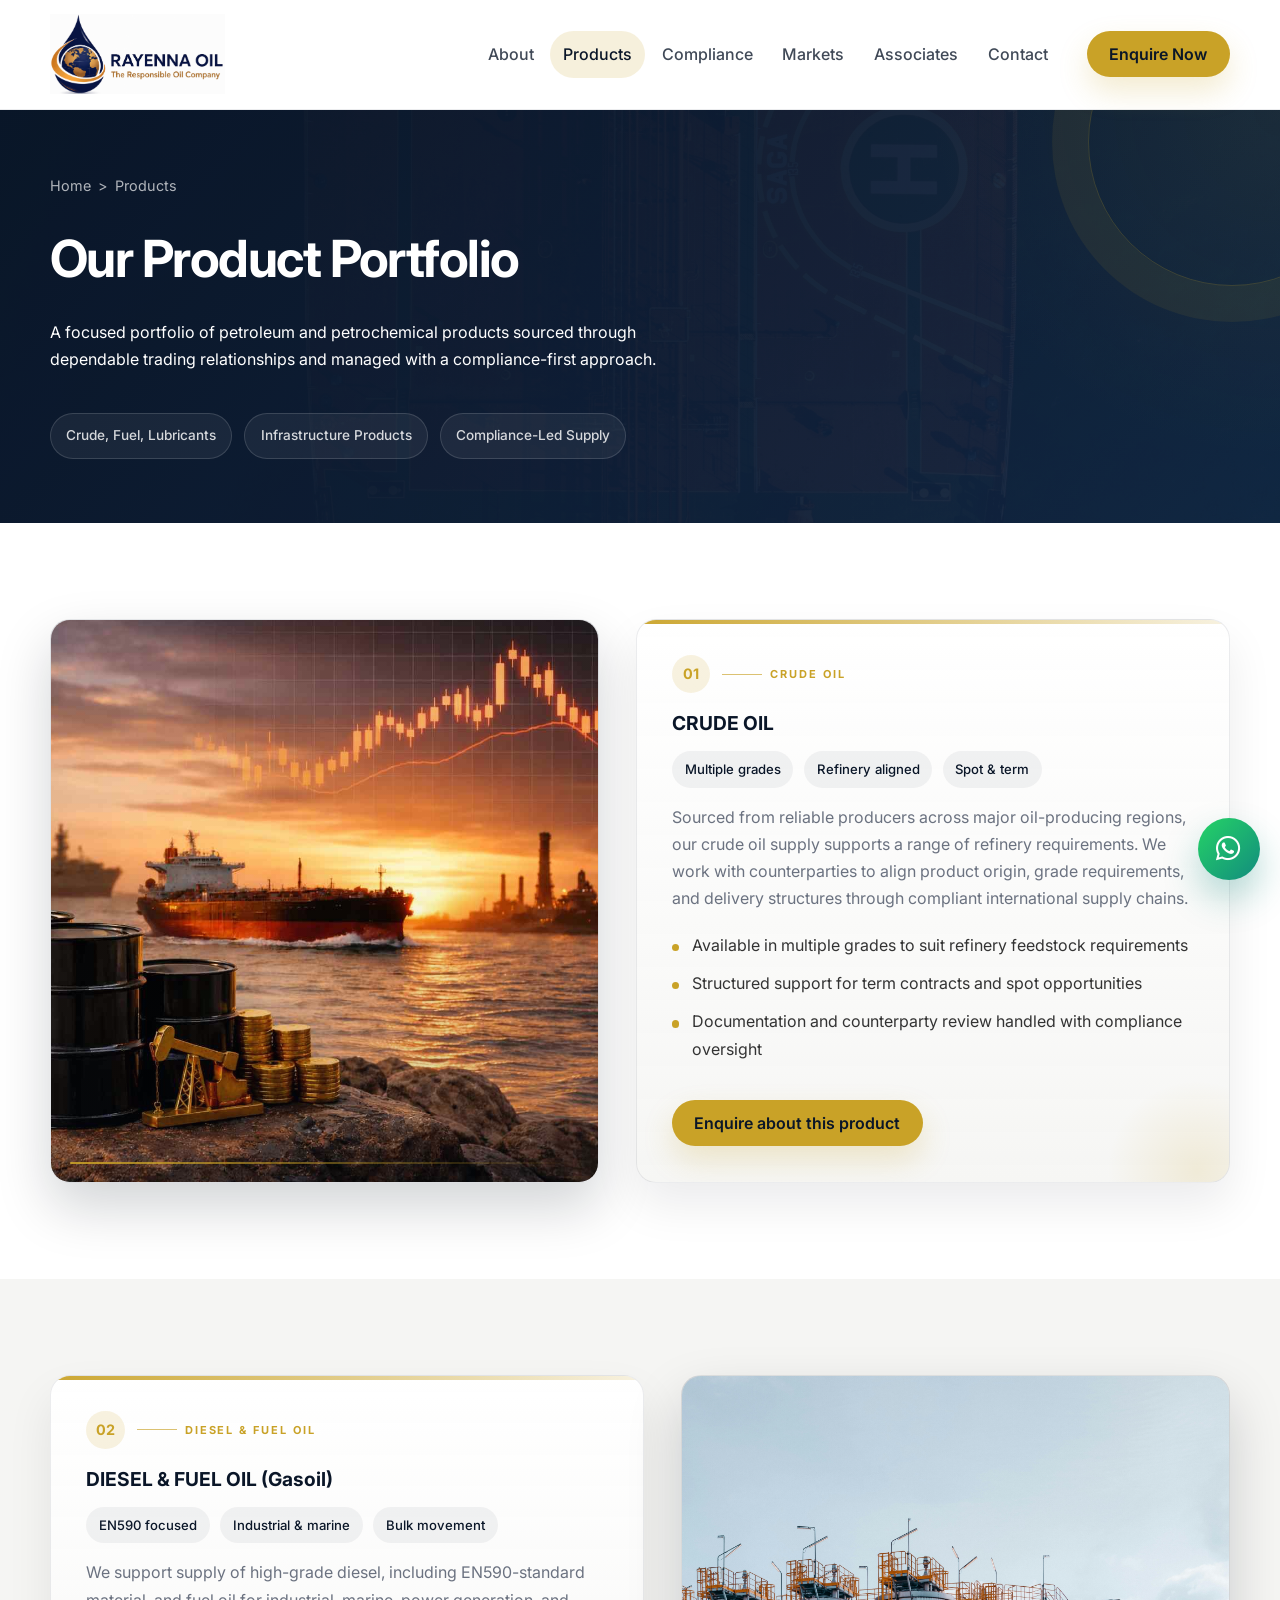
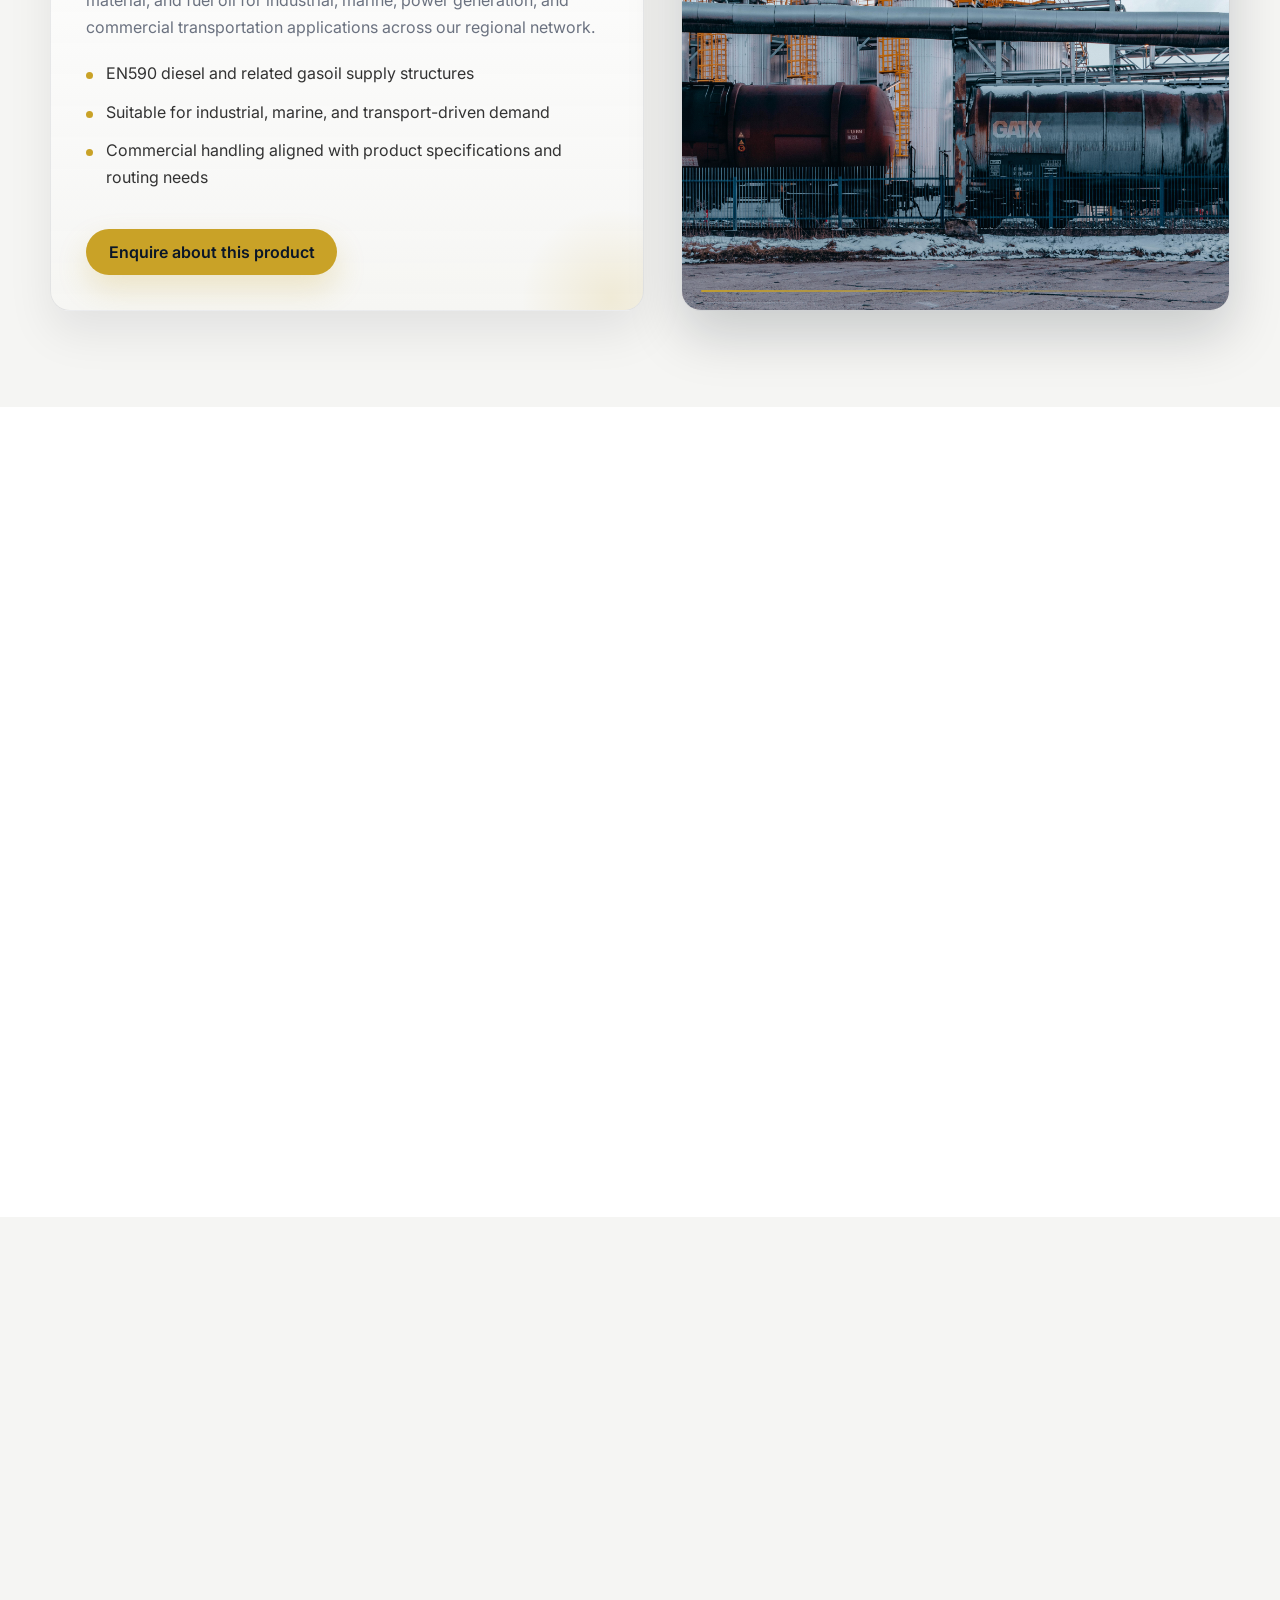
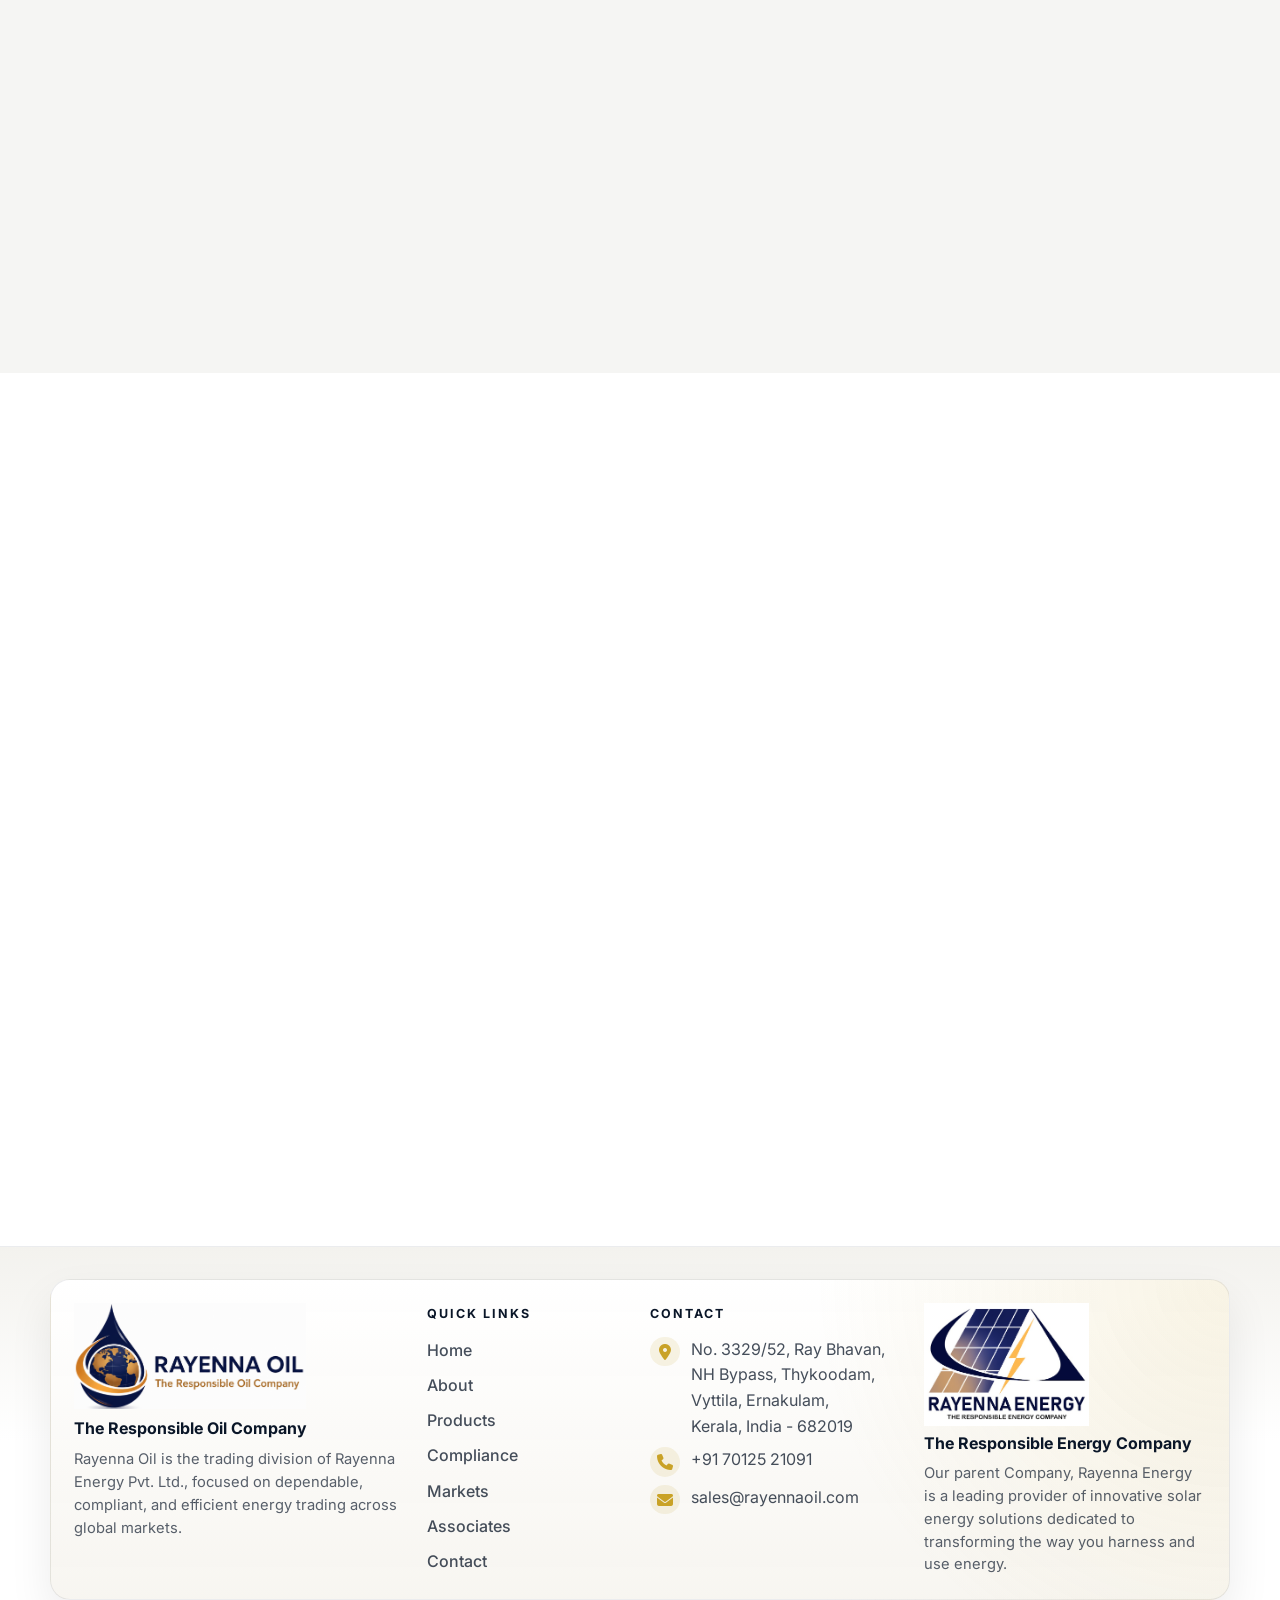
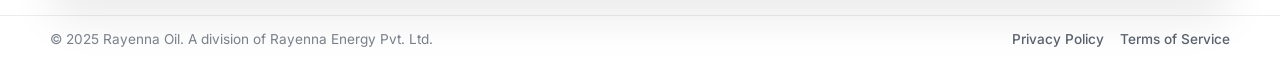
<file: products.html>
<!DOCTYPE html>
<html lang="en">
  <head>
    <meta charset="UTF-8" />
    <meta name="viewport" content="width=device-width, initial-scale=1.0" />
    <title>Oil Products &amp; Petrochemicals | Rayenna Oil</title>
    <meta
      name="description"
      content="Explore Rayenna Oil's portfolio of crude oil, diesel and fuel oil, lubricants, tar and asphalt, and petrochemicals supplied through disciplined, compliant trading channels."
    />
    <meta name="robots" content="index, follow, max-image-preview:large" />
    <link rel="canonical" href="https://rayennaoil.com/products.html" />
    <meta name="theme-color" content="#0d2b78" />
    <meta name="apple-mobile-web-app-title" content="Rayenna Oil" />
    <link rel="icon" href="assets/images/favicon.svg" type="image/svg+xml" />
    <link rel="icon" href="assets/images/favicon-32.png" sizes="32x32" type="image/png" />
    <link rel="icon" href="assets/images/favicon-192.png" sizes="192x192" type="image/png" />
    <link rel="apple-touch-icon" href="assets/images/apple-touch-icon.png" />
    <link rel="manifest" href="site.webmanifest" />
    <meta property="og:locale" content="en_US" />
    <meta property="og:site_name" content="Rayenna Oil" />
    <meta property="og:title" content="Oil Products &amp; Petrochemicals | Rayenna Oil" />
    <meta property="og:description" content="See Rayenna Oil&#x27;s crude oil, refined products, lubricants, infrastructure products, and petrochemical supply portfolio." />
    <meta property="og:type" content="website" />
    <meta property="og:url" content="https://rayennaoil.com/products.html" />
    <meta property="og:image" content="https://rayennaoil.com/assets/images/rayenna-oil-social.png" />
    <meta property="og:image:secure_url" content="https://rayennaoil.com/assets/images/rayenna-oil-social.png" />
    <meta property="og:image:type" content="image/png" />
    <meta property="og:image:width" content="1200" />
    <meta property="og:image:height" content="630" />
    <meta property="og:image:alt" content="Rayenna Oil brand card with logo and The Responsible Oil Company tagline" />
    <meta name="twitter:card" content="summary_large_image" />
    <meta name="twitter:title" content="Oil Products &amp; Petrochemicals | Rayenna Oil" />
    <meta name="twitter:description" content="See Rayenna Oil&#x27;s crude oil, refined products, lubricants, infrastructure products, and petrochemical supply portfolio." />
    <meta name="twitter:image" content="https://rayennaoil.com/assets/images/rayenna-oil-social.png" />
    <meta name="twitter:image:alt" content="Rayenna Oil brand card with logo and The Responsible Oil Company tagline" />
    <script type="application/ld+json">
{
  "@context": "https://schema.org",
  "@graph": [
    {
      "@type": "Organization",
      "@id": "https://rayennaoil.com/#organization",
      "name": "Rayenna Oil",
      "url": "https://rayennaoil.com/",
      "logo": {
        "@type": "ImageObject",
        "url": "https://rayennaoil.com/assets/images/RayennaOil_Web.png",
        "width": 2094,
        "height": 958
      },
      "image": "https://rayennaoil.com/assets/images/rayenna-oil-social.png",
      "description": "Rayenna Oil connects reliable producers of crude oil, refined products, lubricants, and petrochemicals with buyers across India, the Middle East, Africa, and Asia through disciplined, compliance-led trade execution.",
      "email": "sales@rayennaoil.com",
      "telephone": "+91 70125 21091",
      "address": {
        "@type": "PostalAddress",
        "streetAddress": "No. 3329/52, Ray Bhavan, NH Bypass, Thykoodam, Vyttila",
        "addressLocality": "Ernakulam",
        "addressRegion": "Kerala",
        "postalCode": "682019",
        "addressCountry": "IN"
      },
      "contactPoint": [
        {
          "@id": "https://rayennaoil.com/#contactpoint"
        }
      ],
      "parentOrganization": {
        "@type": "Organization",
        "name": "Rayenna Energy Pvt. Ltd.",
        "url": "https://rayennaenergy.com/"
      }
    },
    {
      "@type": "ContactPoint",
      "@id": "https://rayennaoil.com/#contactpoint",
      "contactType": "sales",
      "telephone": "+91 70125 21091",
      "email": "sales@rayennaoil.com",
      "areaServed": [
        "India",
        "Middle East",
        "Africa",
        "Asia"
      ],
      "availableLanguage": [
        "en"
      ]
    },
    {
      "@type": "WebSite",
      "@id": "https://rayennaoil.com/#website",
      "url": "https://rayennaoil.com/",
      "name": "Rayenna Oil",
      "description": "Rayenna Oil connects reliable producers of crude oil, refined products, lubricants, and petrochemicals with buyers across India, the Middle East, Africa, and Asia through disciplined, compliance-led trade execution.",
      "inLanguage": "en",
      "publisher": {
        "@id": "https://rayennaoil.com/#organization"
      }
    },
    {
      "@type": "CollectionPage",
      "@id": "https://rayennaoil.com/products.html#webpage",
      "url": "https://rayennaoil.com/products.html",
      "name": "Oil Products & Petrochemicals | Rayenna Oil",
      "description": "Explore Rayenna Oil's portfolio of crude oil, diesel and fuel oil, lubricants, tar and asphalt, and petrochemicals supplied through disciplined, compliant trading channels.",
      "isPartOf": {
        "@id": "https://rayennaoil.com/#website"
      },
      "about": {
        "@id": "https://rayennaoil.com/#organization"
      },
      "inLanguage": "en",
      "primaryImageOfPage": {
        "@type": "ImageObject",
        "url": "https://rayennaoil.com/assets/images/rayenna-oil-social.png",
        "width": 1200,
        "height": 630
      },
      "breadcrumb": {
        "@id": "https://rayennaoil.com/products.html#breadcrumb"
      },
      "mainEntity": {
        "@id": "https://rayennaoil.com/products.html#catalog"
      }
    },
    {
      "@type": "BreadcrumbList",
      "@id": "https://rayennaoil.com/products.html#breadcrumb",
      "itemListElement": [
        {
          "@type": "ListItem",
          "position": 1,
          "name": "Home",
          "item": "https://rayennaoil.com/"
        },
        {
          "@type": "ListItem",
          "position": 2,
          "name": "Our Product Portfolio",
          "item": "https://rayennaoil.com/products.html"
        }
      ]
    },
    {
      "@type": "OfferCatalog",
      "@id": "https://rayennaoil.com/products.html#catalog",
      "name": "Rayenna Oil product portfolio",
      "itemListElement": [
        {
          "@type": "OfferCatalog",
          "name": "Crude Oil"
        },
        {
          "@type": "OfferCatalog",
          "name": "Diesel & Fuel Oil (Gasoil)"
        },
        {
          "@type": "OfferCatalog",
          "name": "Lubricants"
        },
        {
          "@type": "OfferCatalog",
          "name": "Tar & Asphalt"
        },
        {
          "@type": "OfferCatalog",
          "name": "Petrochemicals"
        }
      ]
    }
  ]
}
    </script>
    <link rel="preconnect" href="https://fonts.googleapis.com" />
    <link rel="preconnect" href="https://fonts.gstatic.com" crossorigin />
    <link
      rel="stylesheet"
      href="https://fonts.googleapis.com/css2?family=Inter:wght@400;500;600;700&display=swap"
    />
    <link
      rel="stylesheet"
      href="https://cdnjs.cloudflare.com/ajax/libs/font-awesome/6.5.0/css/all.min.css"
      crossorigin="anonymous"
      referrerpolicy="no-referrer"
    />
    <link rel="stylesheet" href="assets/css/style.css" />
    <script defer src="assets/js/main.js"></script>
  </head>
  <body>
    <a class="skip-link" href="#main-content">Skip to content</a>

    <header class="site-header">
      <div class="container nav-wrapper">
        <a class="brand" href="index.html" aria-label="Rayenna Oil home">
          <img src="assets/images/RayennaOil_Web.png" alt="Rayenna Oil logo" />
          <div class="brand-copy">
            <div class="brand-title">Rayenna Oil</div>
            <div class="brand-tagline">The Responsible Oil Company</div>
          </div>
        </a>

        <button
          class="nav-toggle"
          type="button"
          aria-label="Toggle navigation"
          aria-expanded="false"
          data-nav-toggle
        >
          <i class="fa-solid fa-bars" aria-hidden="true"></i>
        </button>

        <div class="nav-panel" data-nav-panel>
          <nav aria-label="Primary">
            <div class="nav-menu">
              <a href="about.html" data-nav-link>About</a>
              <a href="products.html" data-nav-link>Products</a>
              <a href="compliance.html" data-nav-link>Compliance</a>
              <a href="markets.html" data-nav-link>Markets</a>
              <a href="associates.html" data-nav-link>Associates</a>
              <a href="contact.html" data-nav-link>Contact</a>
            </div>
          </nav>
          <div class="nav-cta">
            <a class="btn btn-primary" href="contact.html">Enquire Now</a>
          </div>
        </div>
      </div>
    </header>

    <main id="main-content">
      <section class="page-hero products-page-hero">
        <div class="container page-hero-grid">
          <div class="page-hero-copy reveal is-visible">
            <div class="breadcrumb">
              <a href="index.html">Home</a>
              <span>&gt;</span>
              <span>Products</span>
            </div>
            <h1>Our Product Portfolio</h1>
            <p class="text-white-muted">
              A focused portfolio of petroleum and petrochemical products sourced through
              dependable trading relationships and managed with a compliance-first
              approach.
            </p>
            <div class="page-hero-pill-row">
              <span class="page-hero-pill">Crude, Fuel, Lubricants</span>
              <span class="page-hero-pill">Infrastructure Products</span>
              <span class="page-hero-pill">Compliance-Led Supply</span>
            </div>
          </div>
        </div>
      </section>

      <section class="section section-light">
        <div class="container product-shell">
          <div class="product-media product-media--tall reveal">
            <img
              src="media/crude%20oil.jpg"
              alt="Crude oil shipment and refinery infrastructure at sunset"
              loading="lazy"
              width="1536"
              height="1024"
            />
          </div>
          <div class="product-detail-card reveal">
            <div class="product-kicker">
              <span class="product-index">01</span>
              <span class="eyebrow">Crude Oil</span>
            </div>
            <h2>CRUDE OIL</h2>
            <div class="product-meta">
              <span>Multiple grades</span>
              <span>Refinery aligned</span>
              <span>Spot &amp; term</span>
            </div>
            <p class="text-muted">
              Sourced from reliable producers across major oil-producing regions, our
              crude oil supply supports a range of refinery requirements. We work with
              counterparties to align product origin, grade requirements, and delivery
              structures through compliant international supply chains.
            </p>
            <ul class="product-specs">
              <li>Available in multiple grades to suit refinery feedstock requirements</li>
              <li>Structured support for term contracts and spot opportunities</li>
              <li>Documentation and counterparty review handled with compliance oversight</li>
            </ul>
            <a class="btn btn-primary" href="contact.html">Enquire about this product</a>
          </div>
        </div>
      </section>

      <section class="section section-muted">
        <div class="container product-shell reverse">
          <div class="product-media product-media--diesel reveal">
            <img
              src="media/pexels-jakub-pabis-147246622-15978381.jpg"
              alt="Industrial fuel storage and transport tanks"
              loading="lazy"
              width="1024"
              height="768"
            />
          </div>
          <div class="product-detail-card reveal">
            <div class="product-kicker">
              <span class="product-index">02</span>
              <span class="eyebrow">Diesel &amp; Fuel Oil</span>
            </div>
            <h2>DIESEL &amp; FUEL OIL (Gasoil)</h2>
            <div class="product-meta">
              <span>EN590 focused</span>
              <span>Industrial &amp; marine</span>
              <span>Bulk movement</span>
            </div>
            <p class="text-muted">
              We support supply of high-grade diesel, including EN590-standard material,
              and fuel oil for industrial, marine, power generation, and commercial
              transportation applications across our regional network.
            </p>
            <ul class="product-specs">
              <li>EN590 diesel and related gasoil supply structures</li>
              <li>Suitable for industrial, marine, and transport-driven demand</li>
              <li>Commercial handling aligned with product specifications and routing needs</li>
            </ul>
            <a class="btn btn-primary" href="contact.html">Enquire about this product</a>
          </div>
        </div>
      </section>

      <section class="section section-light">
        <div class="container product-shell">
          <div class="product-media product-media--lubricants reveal">
            <img
              src="media/lubricants.jpg"
              alt="Lubricant product packaging for industrial and automotive applications"
              loading="lazy"
              width="1280"
              height="720"
            />
          </div>
          <div class="product-detail-card reveal">
            <div class="product-kicker">
              <span class="product-index">03</span>
              <span class="eyebrow">Lubricants</span>
            </div>
            <h2>LUBRICANTS</h2>
            <div class="product-meta">
              <span>Engine oils</span>
              <span>Industrial grades</span>
              <span>Marine performance</span>
            </div>
            <p class="text-muted">
              Rayenna Oil trades premium-quality lubricants including engine oils,
              industrial lubricants, and marine-grade products. These are selected to
              support automotive, machinery, and maritime applications where consistent
              performance is essential.
            </p>
            <ul class="product-specs">
              <li>Engine oils and industrial lubricant grades for varied operating needs</li>
              <li>Marine-grade products for demanding transport and vessel environments</li>
              <li>Performance-focused sourcing from verified producers and suppliers</li>
            </ul>
            <a class="btn btn-primary" href="contact.html">Enquire about this product</a>
          </div>
        </div>
      </section>

      <section class="section section-muted">
        <div class="container product-shell reverse">
          <div class="product-media product-media--bitumen reveal">
            <img
              src="media/bitumen.jpg"
              alt="Bitumen being applied for tar and asphalt use"
              loading="lazy"
              width="600"
              height="337"
            />
          </div>
          <div class="product-detail-card reveal">
            <div class="product-kicker">
              <span class="product-index">04</span>
              <span class="eyebrow">Tar &amp; Asphalt</span>
            </div>
            <h2>TAR &amp; ASPHALT</h2>
            <div class="product-meta">
              <span>Infrastructure supply</span>
              <span>Project aligned</span>
              <span>Regional delivery</span>
            </div>
            <p class="text-muted">
              We supply high-performance bitumen, tar, and asphalt products used in road
              construction, waterproofing, and large-scale infrastructure developments,
              with sourcing and movement coordinated through structured trading channels.
            </p>
            <ul class="product-specs">
              <li>Suitable for infrastructure, paving, and waterproofing applications</li>
              <li>Supply coordination aligned with project and delivery requirements</li>
              <li>Commercial support for regional demand and bulk movement planning</li>
            </ul>
            <a class="btn btn-primary" href="contact.html">Enquire about this product</a>
          </div>
        </div>
      </section>

      <section class="section section-light">
        <div class="container product-shell">
          <div class="product-media product-media--petrochem reveal">
            <img
              src="media/petrochem.jpeg"
              alt="Petrochemical storage and processing infrastructure"
              loading="lazy"
              width="1200"
              height="900"
            />
          </div>
          <div class="product-detail-card reveal">
            <div class="product-kicker">
              <span class="product-index">05</span>
              <span class="eyebrow">Petrochemicals</span>
            </div>
            <h2>PETROCHEMICALS</h2>
            <div class="product-meta">
              <span>Verified producers</span>
              <span>Specialty products</span>
              <span>Documented supply</span>
            </div>
            <p class="text-muted">
              Our petrochemical trading capability covers specialty products sourced from
              verified producers and managed through compliance-conscious commercial
              processes across our regional network.
            </p>
            <ul class="product-specs">
              <li>Access to specialty petrochemical products across regional markets</li>
              <li>Verified producer and counterparty screening before engagement</li>
              <li>Full documentation support consistent with trading best practices</li>
            </ul>
            <a class="btn btn-primary" href="contact.html">Enquire about this product</a>
          </div>
        </div>

        <div class="container">
          <div class="disclaimer-banner reveal">
            <strong>Disclaimer:</strong>
            All product enquiries are subject to internal KYC procedures, sanctions
            screening, and credit assessment consistent with global commodity trading
            practices.
          </div>
        </div>
      </section>
    </main>

    <footer class="site-footer">
      <div class="footer-top">
        <div class="container">
          <div class="footer-panel">
            <div class="footer-grid">
              <div class="footer-brand">
                <img
                  src="assets/images/RayennaOil_Web.png"
                  alt="Rayenna Oil logo"
                  loading="lazy"
                  width="1024"
                  height="468"
                />
                <p class="footer-tagline">The Responsible Oil Company</p>
                <p class="footer-description">
                  Rayenna Oil is the trading division of Rayenna Energy Pvt. Ltd., focused on
                  dependable, compliant, and efficient energy trading across global markets.
                </p>
              </div>
              <div class="footer-section">
                <h3 class="footer-heading">Quick Links</h3>
                <div class="footer-links">
                  <a href="index.html">Home</a>
                  <a href="about.html">About</a>
                  <a href="products.html">Products</a>
                  <a href="compliance.html">Compliance</a>
                  <a href="markets.html">Markets</a>
                  <a href="associates.html">Associates</a>
                  <a href="contact.html">Contact</a>
                </div>
              </div>
              <div class="footer-section">
                <h3 class="footer-heading">Contact</h3>
                <ul class="footer-contact">
                  <li>
                    <i class="fa-solid fa-location-dot" aria-hidden="true"></i>
                    <span>No. 3329/52, Ray Bhavan,<br />NH Bypass, Thykoodam,<br />Vyttila, Ernakulam,<br />Kerala, India - 682019</span>
                  </li>
                  <li>
                    <i class="fa-solid fa-phone" aria-hidden="true"></i>
                    <a href="tel:+917012521091">+91 70125 21091</a>
                  </li>
                  <li>
                    <i class="fa-solid fa-envelope" aria-hidden="true"></i>
                    <a href="mailto:sales@rayennaoil.com">sales@rayennaoil.com</a>
                  </li>
                </ul>
              </div>
              <div class="footer-parent">
                <a
                  class="footer-parent-link"
                  href="https://rayennaenergy.com"
                  target="_blank"
                  rel="noopener noreferrer"
                  aria-label="Visit Rayenna Energy"
                >
                  <img
                    src="media/rayenna_energy_logo.png"
                    alt="Rayenna Energy logo"
                    loading="lazy"
                    width="754"
                    height="562"
                  />
                </a>
                <p class="footer-tagline">The Responsible Energy Company</p>
                <p class="footer-parent-copy">
                  Our parent Company, Rayenna Energy is a leading provider of innovative
                  solar energy solutions dedicated to transforming the way you harness and
                  use energy.
                </p>
              </div>
            </div>
          </div>
        </div>
      </div>

      <div class="footer-bottom">
        <div class="container footer-bottom-inner">
          <span>&copy; 2025 Rayenna Oil. A division of Rayenna Energy Pvt. Ltd.</span>
          <nav class="footer-utility-links" aria-label="Utility">
            <a href="privacy-policy.html">Privacy Policy</a>
            <a href="terms-of-service.html">Terms of Service</a>
          </nav>
        </div>
      </div>
    </footer>
    <a
      class="whatsapp-float"
      href="https://wa.me/917012521091?text=Hello%20Rayenna%20Oil%2C%20I%20would%20like%20to%20make%20an%20enquiry."
      target="_blank"
      rel="noopener noreferrer"
      aria-label="Send enquiry on WhatsApp"
    >
      <i class="fa-brands fa-whatsapp" aria-hidden="true"></i>
    </a>
  </body>
</html>
</file>
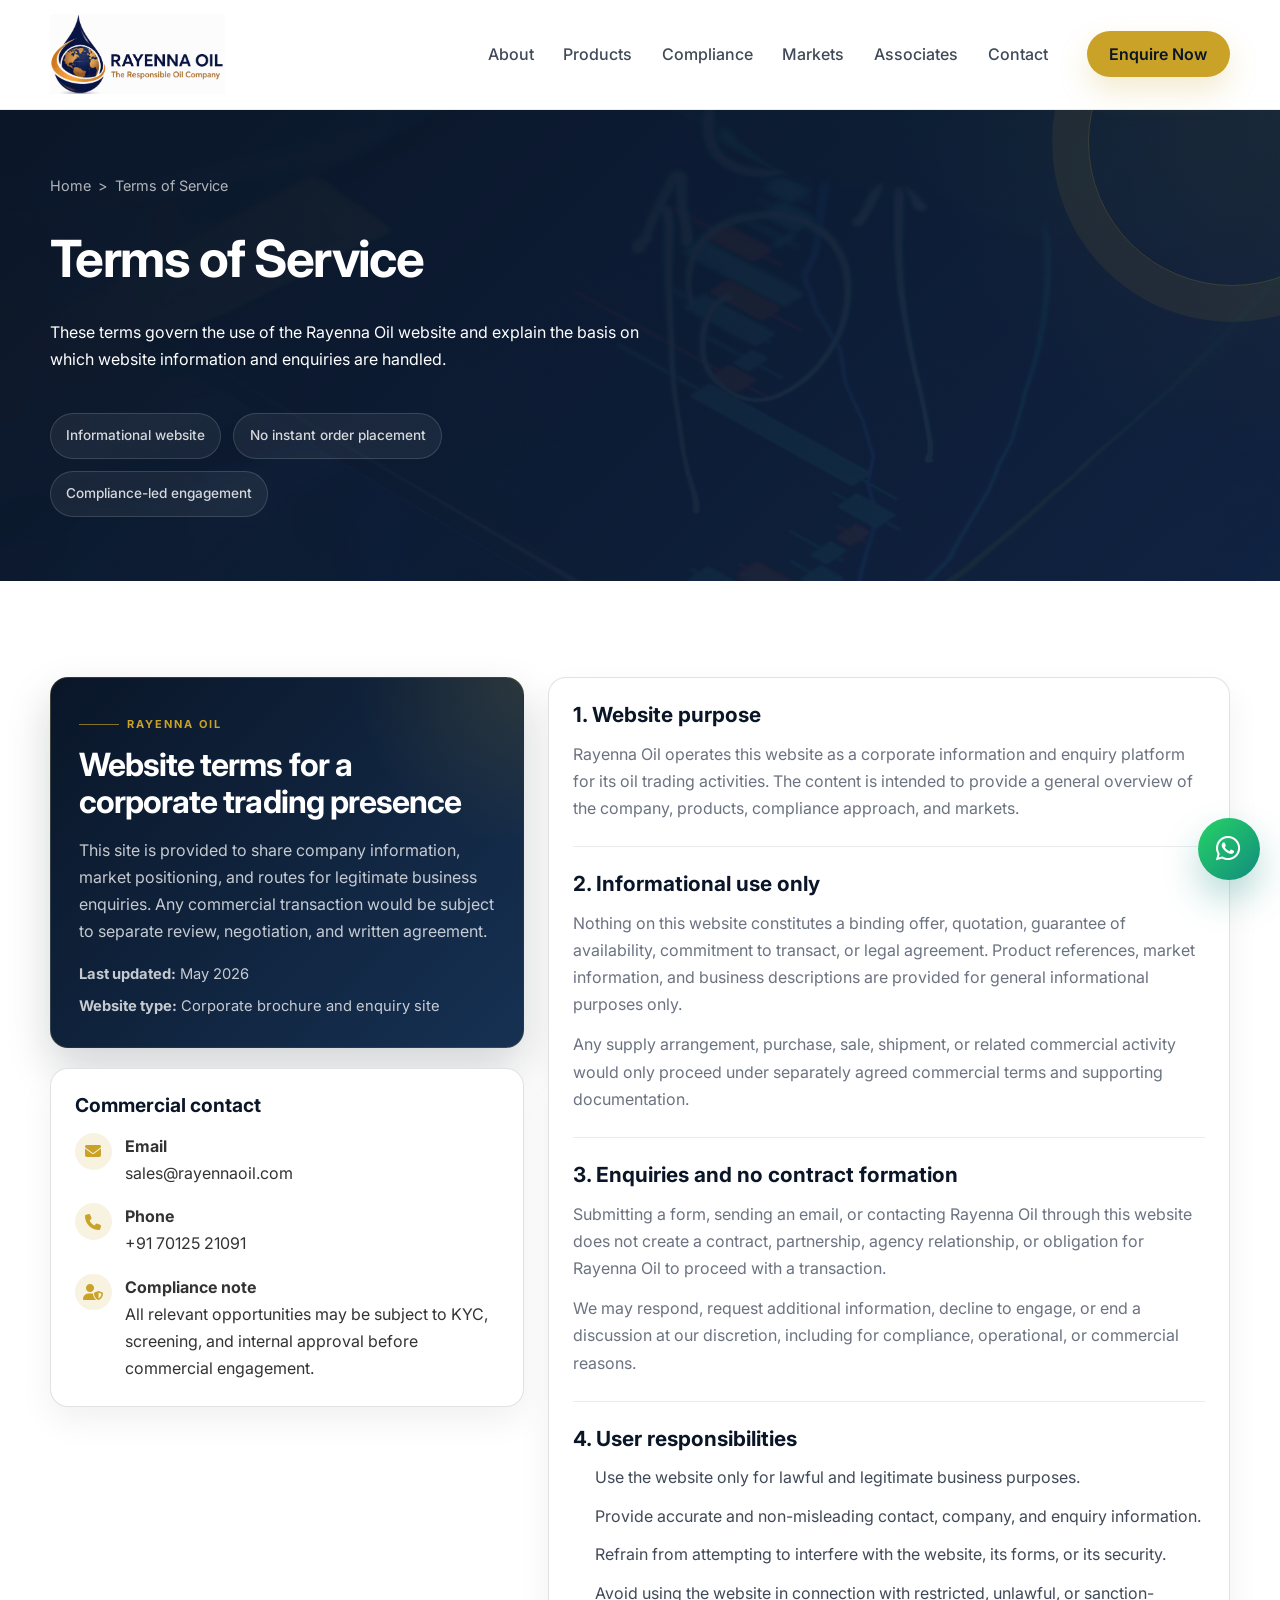
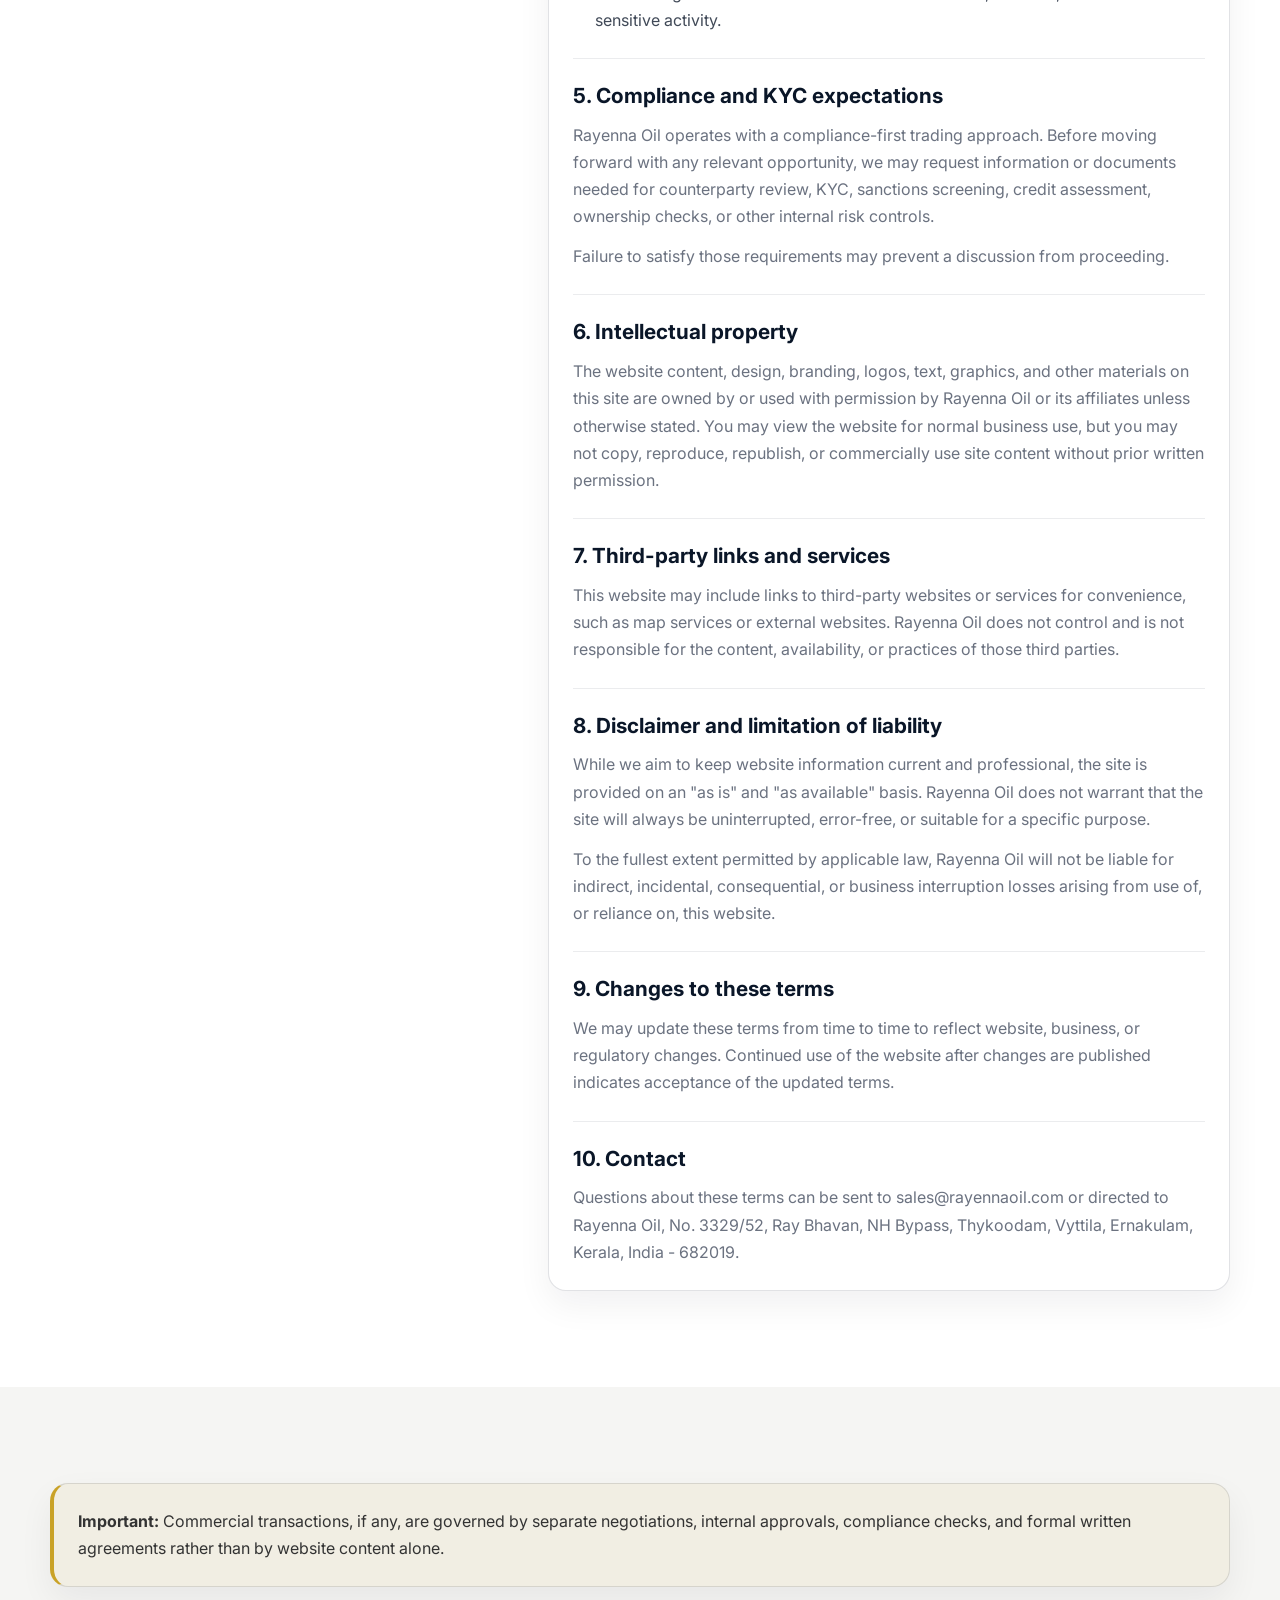
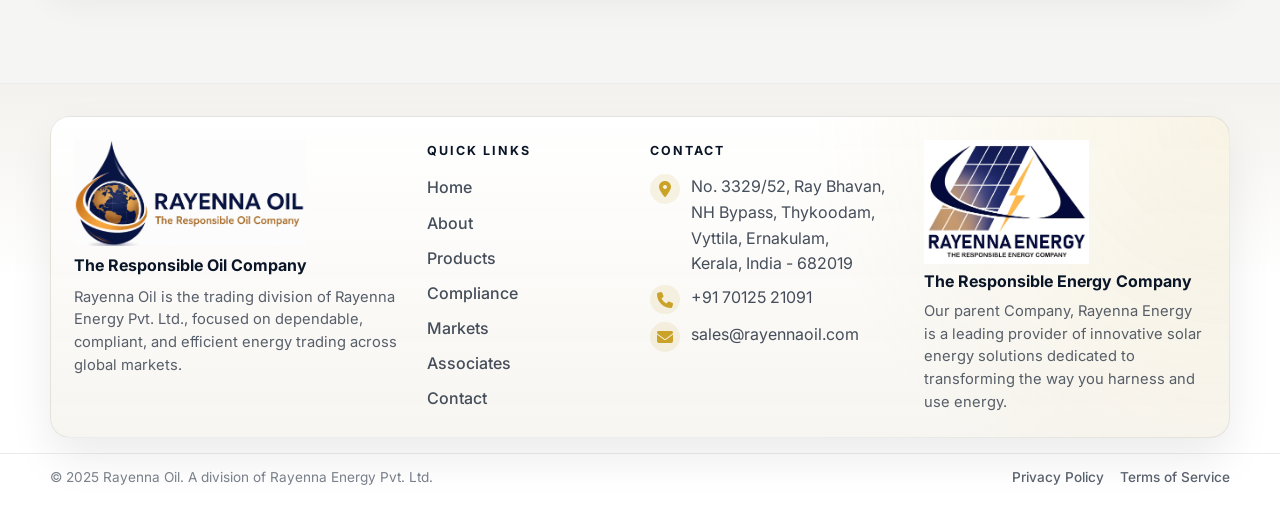
<file: terms-of-service.html>
<!DOCTYPE html>
<html lang="en">
  <head>
    <meta charset="UTF-8" />
    <meta name="viewport" content="width=device-width, initial-scale=1.0" />
    <title>Terms of Service | Rayenna Oil</title>
    <meta
      name="description"
      content="Review the terms governing the use of Rayenna Oil's website, including informational use, compliance expectations, intellectual property, and liability limitations."
    />
    <meta name="robots" content="index, follow, max-image-preview:large" />
    <link rel="canonical" href="https://rayennaoil.com/terms-of-service.html" />
    <meta name="theme-color" content="#0d2b78" />
    <meta name="apple-mobile-web-app-title" content="Rayenna Oil" />
    <link rel="icon" href="assets/images/favicon.svg" type="image/svg+xml" />
    <link rel="icon" href="assets/images/favicon-32.png" sizes="32x32" type="image/png" />
    <link rel="icon" href="assets/images/favicon-192.png" sizes="192x192" type="image/png" />
    <link rel="apple-touch-icon" href="assets/images/apple-touch-icon.png" />
    <link rel="manifest" href="site.webmanifest" />
    <meta property="og:locale" content="en_US" />
    <meta property="og:site_name" content="Rayenna Oil" />
    <meta property="og:title" content="Terms of Service | Rayenna Oil" />
    <meta property="og:description" content="Understand the website terms for using Rayenna Oil&#x27;s corporate oil trading website and submitting business enquiries." />
    <meta property="og:type" content="website" />
    <meta property="og:url" content="https://rayennaoil.com/terms-of-service.html" />
    <meta property="og:image" content="https://rayennaoil.com/assets/images/rayenna-oil-social.png" />
    <meta property="og:image:secure_url" content="https://rayennaoil.com/assets/images/rayenna-oil-social.png" />
    <meta property="og:image:type" content="image/png" />
    <meta property="og:image:width" content="1200" />
    <meta property="og:image:height" content="630" />
    <meta property="og:image:alt" content="Rayenna Oil brand card with logo and The Responsible Oil Company tagline" />
    <meta name="twitter:card" content="summary_large_image" />
    <meta name="twitter:title" content="Terms of Service | Rayenna Oil" />
    <meta name="twitter:description" content="Understand the website terms for using Rayenna Oil&#x27;s corporate oil trading website and submitting business enquiries." />
    <meta name="twitter:image" content="https://rayennaoil.com/assets/images/rayenna-oil-social.png" />
    <meta name="twitter:image:alt" content="Rayenna Oil brand card with logo and The Responsible Oil Company tagline" />
    <script type="application/ld+json">
{
  "@context": "https://schema.org",
  "@graph": [
    {
      "@type": "Organization",
      "@id": "https://rayennaoil.com/#organization",
      "name": "Rayenna Oil",
      "url": "https://rayennaoil.com/",
      "logo": {
        "@type": "ImageObject",
        "url": "https://rayennaoil.com/assets/images/RayennaOil_Web.png",
        "width": 2094,
        "height": 958
      },
      "image": "https://rayennaoil.com/assets/images/rayenna-oil-social.png",
      "description": "Rayenna Oil connects reliable producers of crude oil, refined products, lubricants, and petrochemicals with buyers across India, the Middle East, Africa, and Asia through disciplined, compliance-led trade execution.",
      "email": "sales@rayennaoil.com",
      "telephone": "+91 70125 21091",
      "address": {
        "@type": "PostalAddress",
        "streetAddress": "No. 3329/52, Ray Bhavan, NH Bypass, Thykoodam, Vyttila",
        "addressLocality": "Ernakulam",
        "addressRegion": "Kerala",
        "postalCode": "682019",
        "addressCountry": "IN"
      },
      "contactPoint": [
        {
          "@id": "https://rayennaoil.com/#contactpoint"
        }
      ],
      "parentOrganization": {
        "@type": "Organization",
        "name": "Rayenna Energy Pvt. Ltd.",
        "url": "https://rayennaenergy.com/"
      }
    },
    {
      "@type": "ContactPoint",
      "@id": "https://rayennaoil.com/#contactpoint",
      "contactType": "sales",
      "telephone": "+91 70125 21091",
      "email": "sales@rayennaoil.com",
      "areaServed": [
        "India",
        "Middle East",
        "Africa",
        "Asia"
      ],
      "availableLanguage": [
        "en"
      ]
    },
    {
      "@type": "WebSite",
      "@id": "https://rayennaoil.com/#website",
      "url": "https://rayennaoil.com/",
      "name": "Rayenna Oil",
      "description": "Rayenna Oil connects reliable producers of crude oil, refined products, lubricants, and petrochemicals with buyers across India, the Middle East, Africa, and Asia through disciplined, compliance-led trade execution.",
      "inLanguage": "en",
      "publisher": {
        "@id": "https://rayennaoil.com/#organization"
      }
    },
    {
      "@type": "WebPage",
      "@id": "https://rayennaoil.com/terms-of-service.html#webpage",
      "url": "https://rayennaoil.com/terms-of-service.html",
      "name": "Terms of Service | Rayenna Oil",
      "description": "Review the terms governing the use of Rayenna Oil's website, including informational use, compliance expectations, intellectual property, and liability limitations.",
      "isPartOf": {
        "@id": "https://rayennaoil.com/#website"
      },
      "about": {
        "@id": "https://rayennaoil.com/#organization"
      },
      "inLanguage": "en",
      "primaryImageOfPage": {
        "@type": "ImageObject",
        "url": "https://rayennaoil.com/assets/images/rayenna-oil-social.png",
        "width": 1200,
        "height": 630
      },
      "breadcrumb": {
        "@id": "https://rayennaoil.com/terms-of-service.html#breadcrumb"
      }
    },
    {
      "@type": "BreadcrumbList",
      "@id": "https://rayennaoil.com/terms-of-service.html#breadcrumb",
      "itemListElement": [
        {
          "@type": "ListItem",
          "position": 1,
          "name": "Home",
          "item": "https://rayennaoil.com/"
        },
        {
          "@type": "ListItem",
          "position": 2,
          "name": "Terms of Service",
          "item": "https://rayennaoil.com/terms-of-service.html"
        }
      ]
    }
  ]
}
    </script>
    <link rel="preconnect" href="https://fonts.googleapis.com" />
    <link rel="preconnect" href="https://fonts.gstatic.com" crossorigin />
    <link
      rel="stylesheet"
      href="https://fonts.googleapis.com/css2?family=Inter:wght@400;500;600;700&display=swap"
    />
    <link
      rel="stylesheet"
      href="https://cdnjs.cloudflare.com/ajax/libs/font-awesome/6.5.0/css/all.min.css"
      crossorigin="anonymous"
      referrerpolicy="no-referrer"
    />
    <link rel="stylesheet" href="assets/css/style.css" />
    <script defer src="assets/js/main.js"></script>
  </head>
  <body>
    <a class="skip-link" href="#main-content">Skip to content</a>

    <header class="site-header">
      <div class="container nav-wrapper">
        <a class="brand" href="index.html" aria-label="Rayenna Oil home">
          <img src="assets/images/RayennaOil_Web.png" alt="Rayenna Oil logo" />
          <div class="brand-copy">
            <div class="brand-title">Rayenna Oil</div>
            <div class="brand-tagline">The Responsible Oil Company</div>
          </div>
        </a>

        <button
          class="nav-toggle"
          type="button"
          aria-label="Toggle navigation"
          aria-expanded="false"
          data-nav-toggle
        >
          <i class="fa-solid fa-bars" aria-hidden="true"></i>
        </button>

        <div class="nav-panel" data-nav-panel>
          <nav aria-label="Primary">
            <div class="nav-menu">
              <a href="about.html" data-nav-link>About</a>
              <a href="products.html" data-nav-link>Products</a>
              <a href="compliance.html" data-nav-link>Compliance</a>
              <a href="markets.html" data-nav-link>Markets</a>
              <a href="associates.html" data-nav-link>Associates</a>
              <a href="contact.html" data-nav-link>Contact</a>
            </div>
          </nav>
          <div class="nav-cta">
            <a class="btn btn-primary" href="contact.html">Enquire Now</a>
          </div>
        </div>
      </div>
    </header>

    <main id="main-content">
      <section class="page-hero terms-page-hero">
        <div class="container page-hero-grid">
          <div class="page-hero-copy reveal is-visible">
            <div class="breadcrumb">
              <a href="index.html">Home</a>
              <span>&gt;</span>
              <span>Terms of Service</span>
            </div>
            <h1>Terms of Service</h1>
            <p class="text-white-muted">
              These terms govern the use of the Rayenna Oil website and explain the basis on
              which website information and enquiries are handled.
            </p>
            <div class="page-hero-pill-row">
              <span class="page-hero-pill">Informational website</span>
              <span class="page-hero-pill">No instant order placement</span>
              <span class="page-hero-pill">Compliance-led engagement</span>
            </div>
          </div>
        </div>
      </section>

      <section class="section section-light">
        <div class="container legal-layout">
          <div class="legal-sidebar">
            <div class="contact-brand-card legal-summary-card reveal">
              <span class="eyebrow">Rayenna Oil</span>
              <h3>Website terms for a corporate trading presence</h3>
              <p>
                This site is provided to share company information, market positioning, and
                routes for legitimate business enquiries. Any commercial transaction would be
                subject to separate review, negotiation, and written agreement.
              </p>
              <div class="legal-meta">
                <span><strong>Last updated:</strong> May 2026</span>
                <span><strong>Website type:</strong> Corporate brochure and enquiry site</span>
              </div>
            </div>

            <div class="contact-card legal-contact-card reveal">
              <h3 class="legal-card-title">Commercial contact</h3>
              <ul class="contact-list">
                <li>
                  <i class="fa-solid fa-envelope" aria-hidden="true"></i>
                  <div>
                    <strong>Email</strong><br />
                    <a href="mailto:sales@rayennaoil.com">sales@rayennaoil.com</a>
                  </div>
                </li>
                <li>
                  <i class="fa-solid fa-phone" aria-hidden="true"></i>
                  <div>
                    <strong>Phone</strong><br />
                    <a href="tel:+917012521091">+91 70125 21091</a>
                  </div>
                </li>
                <li>
                  <i class="fa-solid fa-user-shield" aria-hidden="true"></i>
                  <div>
                    <strong>Compliance note</strong><br />
                    All relevant opportunities may be subject to KYC, screening, and internal
                    approval before commercial engagement.
                  </div>
                </li>
              </ul>
            </div>
          </div>

          <div class="form-card legal-content-card reveal">
            <section class="legal-section">
              <h2>1. Website purpose</h2>
              <p class="text-muted">
                Rayenna Oil operates this website as a corporate information and enquiry
                platform for its oil trading activities. The content is intended to provide a
                general overview of the company, products, compliance approach, and markets.
              </p>
            </section>

            <section class="legal-section">
              <h2>2. Informational use only</h2>
              <p class="text-muted">
                Nothing on this website constitutes a binding offer, quotation, guarantee of
                availability, commitment to transact, or legal agreement. Product references,
                market information, and business descriptions are provided for general
                informational purposes only.
              </p>
              <p class="text-muted">
                Any supply arrangement, purchase, sale, shipment, or related commercial
                activity would only proceed under separately agreed commercial terms and
                supporting documentation.
              </p>
            </section>

            <section class="legal-section">
              <h2>3. Enquiries and no contract formation</h2>
              <p class="text-muted">
                Submitting a form, sending an email, or contacting Rayenna Oil through this
                website does not create a contract, partnership, agency relationship, or
                obligation for Rayenna Oil to proceed with a transaction.
              </p>
              <p class="text-muted">
                We may respond, request additional information, decline to engage, or end a
                discussion at our discretion, including for compliance, operational, or
                commercial reasons.
              </p>
            </section>

            <section class="legal-section">
              <h2>4. User responsibilities</h2>
              <ul class="legal-list">
                <li>Use the website only for lawful and legitimate business purposes.</li>
                <li>
                  Provide accurate and non-misleading contact, company, and enquiry
                  information.
                </li>
                <li>
                  Refrain from attempting to interfere with the website, its forms, or its
                  security.
                </li>
                <li>
                  Avoid using the website in connection with restricted, unlawful, or
                  sanction-sensitive activity.
                </li>
              </ul>
            </section>

            <section class="legal-section">
              <h2>5. Compliance and KYC expectations</h2>
              <p class="text-muted">
                Rayenna Oil operates with a compliance-first trading approach. Before moving
                forward with any relevant opportunity, we may request information or documents
                needed for counterparty review, KYC, sanctions screening, credit assessment,
                ownership checks, or other internal risk controls.
              </p>
              <p class="text-muted">
                Failure to satisfy those requirements may prevent a discussion from proceeding.
              </p>
            </section>

            <section class="legal-section">
              <h2>6. Intellectual property</h2>
              <p class="text-muted">
                The website content, design, branding, logos, text, graphics, and other
                materials on this site are owned by or used with permission by Rayenna Oil or
                its affiliates unless otherwise stated. You may view the website for normal
                business use, but you may not copy, reproduce, republish, or commercially use
                site content without prior written permission.
              </p>
            </section>

            <section class="legal-section">
              <h2>7. Third-party links and services</h2>
              <p class="text-muted">
                This website may include links to third-party websites or services for
                convenience, such as map services or external websites. Rayenna Oil does not
                control and is not responsible for the content, availability, or practices of
                those third parties.
              </p>
            </section>

            <section class="legal-section">
              <h2>8. Disclaimer and limitation of liability</h2>
              <p class="text-muted">
                While we aim to keep website information current and professional, the site is
                provided on an "as is" and "as available" basis. Rayenna Oil does not warrant
                that the site will always be uninterrupted, error-free, or suitable for a
                specific purpose.
              </p>
              <p class="text-muted">
                To the fullest extent permitted by applicable law, Rayenna Oil will not be
                liable for indirect, incidental, consequential, or business interruption
                losses arising from use of, or reliance on, this website.
              </p>
            </section>

            <section class="legal-section">
              <h2>9. Changes to these terms</h2>
              <p class="text-muted">
                We may update these terms from time to time to reflect website, business, or
                regulatory changes. Continued use of the website after changes are published
                indicates acceptance of the updated terms.
              </p>
            </section>

            <section class="legal-section">
              <h2>10. Contact</h2>
              <p class="text-muted">
                Questions about these terms can be sent to
                <a href="mailto:sales@rayennaoil.com">sales@rayennaoil.com</a> or directed to
                Rayenna Oil, No. 3329/52, Ray Bhavan, NH Bypass, Thykoodam, Vyttila,
                Ernakulam, Kerala, India - 682019.
              </p>
            </section>
          </div>
        </div>
      </section>

      <section class="section section-muted">
        <div class="container">
          <div class="note-box reveal">
            <strong>Important:</strong>
            Commercial transactions, if any, are governed by separate negotiations, internal
            approvals, compliance checks, and formal written agreements rather than by website
            content alone.
          </div>
        </div>
      </section>
    </main>

    <footer class="site-footer">
      <div class="footer-top">
        <div class="container">
          <div class="footer-panel">
            <div class="footer-grid">
              <div class="footer-brand">
                <img
                  src="assets/images/RayennaOil_Web.png"
                  alt="Rayenna Oil logo"
                  loading="lazy"
                  width="1024"
                  height="468"
                />
                <p class="footer-tagline">The Responsible Oil Company</p>
                <p class="footer-description">
                  Rayenna Oil is the trading division of Rayenna Energy Pvt. Ltd., focused on
                  dependable, compliant, and efficient energy trading across global markets.
                </p>
              </div>
              <div class="footer-section">
                <h3 class="footer-heading">Quick Links</h3>
                <div class="footer-links">
                  <a href="index.html">Home</a>
                  <a href="about.html">About</a>
                  <a href="products.html">Products</a>
                  <a href="compliance.html">Compliance</a>
                  <a href="markets.html">Markets</a>
                  <a href="associates.html">Associates</a>
                  <a href="contact.html">Contact</a>
                </div>
              </div>
              <div class="footer-section">
                <h3 class="footer-heading">Contact</h3>
                <ul class="footer-contact">
                  <li>
                    <i class="fa-solid fa-location-dot" aria-hidden="true"></i>
                    <span>No. 3329/52, Ray Bhavan,<br />NH Bypass, Thykoodam,<br />Vyttila, Ernakulam,<br />Kerala, India - 682019</span>
                  </li>
                  <li>
                    <i class="fa-solid fa-phone" aria-hidden="true"></i>
                    <a href="tel:+917012521091">+91 70125 21091</a>
                  </li>
                  <li>
                    <i class="fa-solid fa-envelope" aria-hidden="true"></i>
                    <a href="mailto:sales@rayennaoil.com">sales@rayennaoil.com</a>
                  </li>
                </ul>
              </div>
              <div class="footer-parent">
                <a
                  class="footer-parent-link"
                  href="https://rayennaenergy.com"
                  target="_blank"
                  rel="noopener noreferrer"
                  aria-label="Visit Rayenna Energy"
                >
                  <img
                    src="media/rayenna_energy_logo.png"
                    alt="Rayenna Energy logo"
                    loading="lazy"
                    width="754"
                    height="562"
                  />
                </a>
                <p class="footer-tagline">The Responsible Energy Company</p>
                <p class="footer-parent-copy">
                  Our parent Company, Rayenna Energy is a leading provider of innovative
                  solar energy solutions dedicated to transforming the way you harness and
                  use energy.
                </p>
              </div>
            </div>
          </div>
        </div>
      </div>

      <div class="footer-bottom">
        <div class="container footer-bottom-inner">
          <span>&copy; 2025 Rayenna Oil. A division of Rayenna Energy Pvt. Ltd.</span>
          <nav class="footer-utility-links" aria-label="Utility">
            <a href="privacy-policy.html">Privacy Policy</a>
            <a href="terms-of-service.html" aria-current="page">Terms of Service</a>
          </nav>
        </div>
      </div>
    </footer>
    <a
      class="whatsapp-float"
      href="https://wa.me/917012521091?text=Hello%20Rayenna%20Oil%2C%20I%20would%20like%20to%20make%20an%20enquiry."
      target="_blank"
      rel="noopener noreferrer"
      aria-label="Send enquiry on WhatsApp"
    >
      <i class="fa-brands fa-whatsapp" aria-hidden="true"></i>
    </a>
  </body>
</html>
</file>
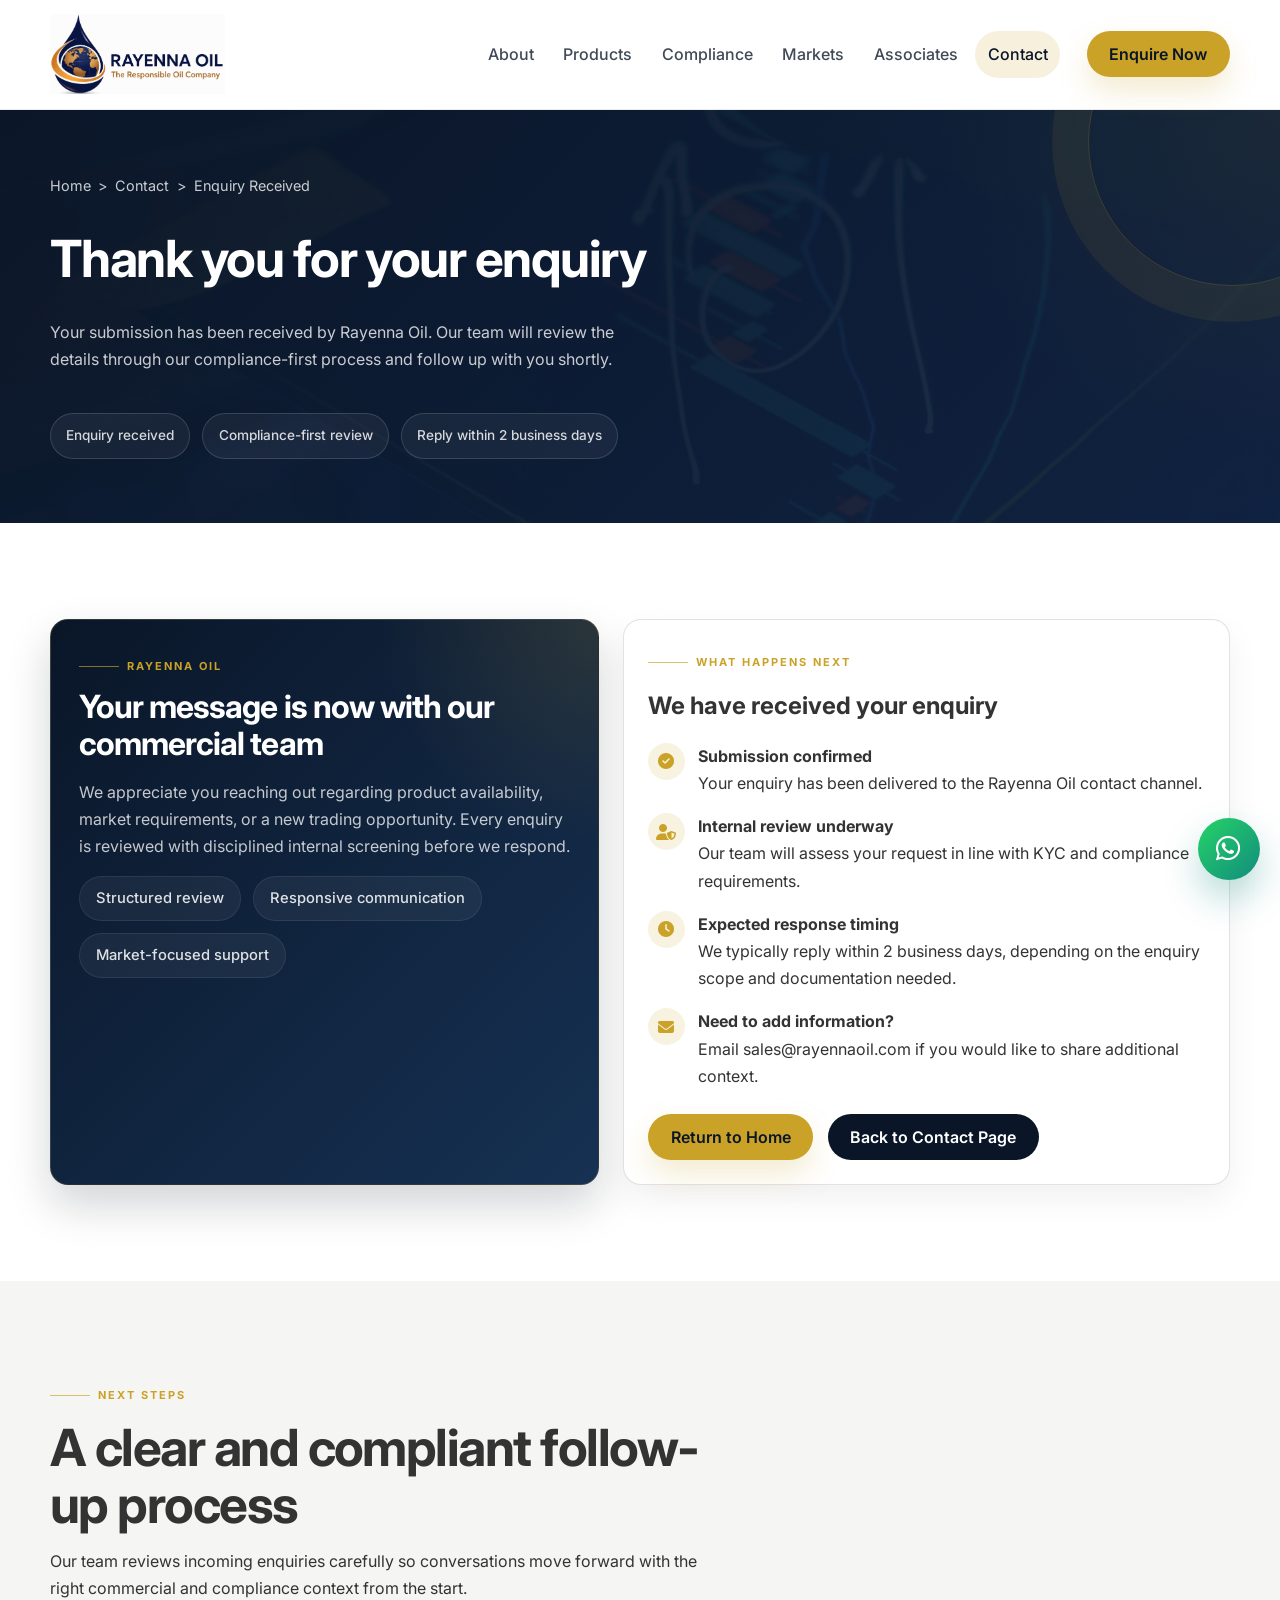
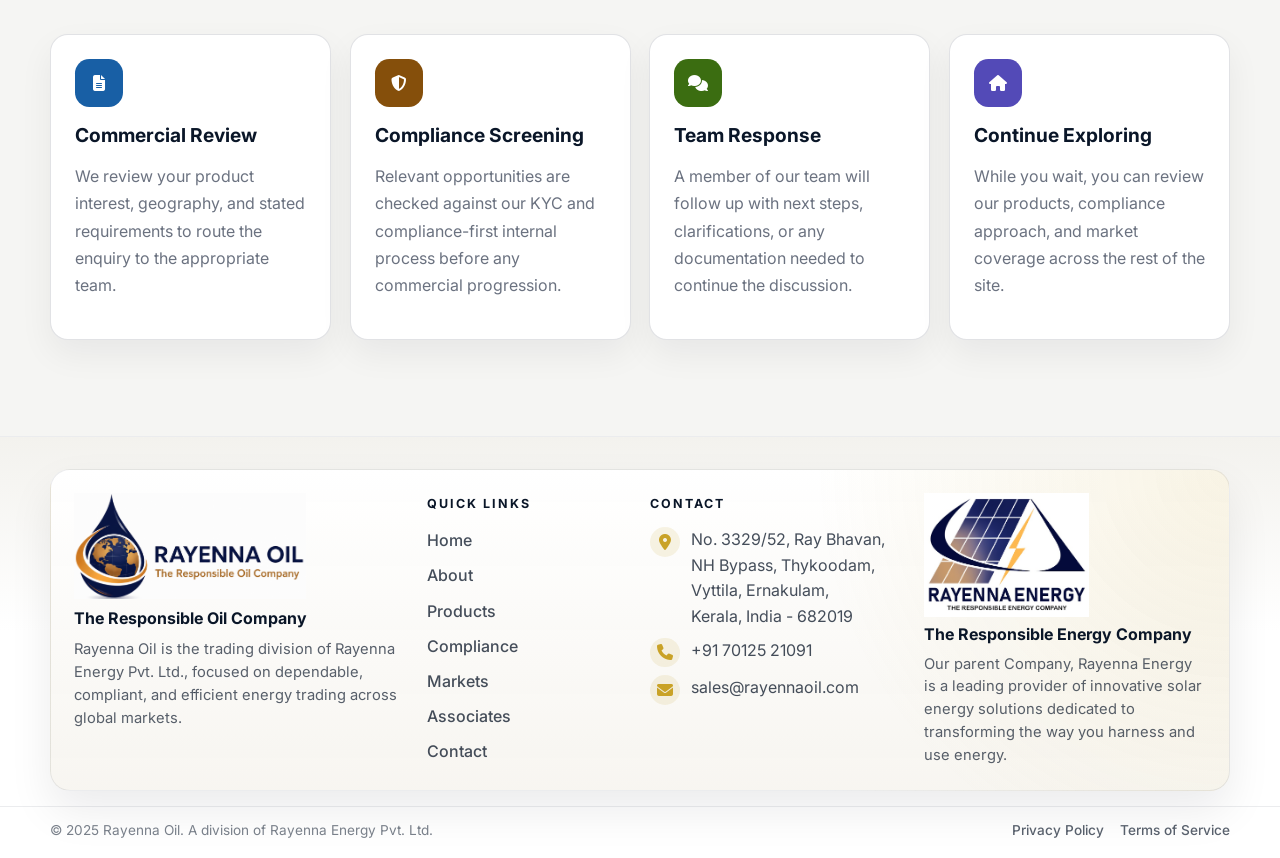
<file: thank-you.html>
<!DOCTYPE html>
<html lang="en">
  <head>
    <meta charset="UTF-8" />
    <meta name="viewport" content="width=device-width, initial-scale=1.0" />
    <title>Thank You | Rayenna Oil Enquiry Received</title>
    <meta
      name="description"
      content="Thank you for contacting Rayenna Oil. Your enquiry has been received and our team will review it through our compliance-first process."
    />
    <meta name="robots" content="noindex, follow, max-image-preview:large" />
    <link rel="canonical" href="https://rayennaoil.com/thank-you.html" />
    <meta name="theme-color" content="#0d2b78" />
    <meta name="apple-mobile-web-app-title" content="Rayenna Oil" />
    <link rel="icon" href="assets/images/favicon.svg" type="image/svg+xml" />
    <link rel="icon" href="assets/images/favicon-32.png" sizes="32x32" type="image/png" />
    <link rel="icon" href="assets/images/favicon-192.png" sizes="192x192" type="image/png" />
    <link rel="apple-touch-icon" href="assets/images/apple-touch-icon.png" />
    <link rel="manifest" href="site.webmanifest" />
    <meta property="og:locale" content="en_US" />
    <meta property="og:site_name" content="Rayenna Oil" />
    <meta property="og:title" content="Thank You | Rayenna Oil Enquiry Received" />
    <meta property="og:description" content="Rayenna Oil has received your enquiry. Our team will review it and respond within 2 business days." />
    <meta property="og:type" content="website" />
    <meta property="og:url" content="https://rayennaoil.com/thank-you.html" />
    <meta property="og:image" content="https://rayennaoil.com/assets/images/rayenna-oil-social.png" />
    <meta property="og:image:secure_url" content="https://rayennaoil.com/assets/images/rayenna-oil-social.png" />
    <meta property="og:image:type" content="image/png" />
    <meta property="og:image:width" content="1200" />
    <meta property="og:image:height" content="630" />
    <meta property="og:image:alt" content="Rayenna Oil brand card with logo and The Responsible Oil Company tagline" />
    <meta name="twitter:card" content="summary_large_image" />
    <meta name="twitter:title" content="Thank You | Rayenna Oil Enquiry Received" />
    <meta name="twitter:description" content="Rayenna Oil has received your enquiry. Our team will review it and respond within 2 business days." />
    <meta name="twitter:image" content="https://rayennaoil.com/assets/images/rayenna-oil-social.png" />
    <meta name="twitter:image:alt" content="Rayenna Oil brand card with logo and The Responsible Oil Company tagline" />
    <script type="application/ld+json">
{
  "@context": "https://schema.org",
  "@graph": [
    {
      "@type": "Organization",
      "@id": "https://rayennaoil.com/#organization",
      "name": "Rayenna Oil",
      "url": "https://rayennaoil.com/",
      "logo": {
        "@type": "ImageObject",
        "url": "https://rayennaoil.com/assets/images/RayennaOil_Web.png",
        "width": 2094,
        "height": 958
      },
      "image": "https://rayennaoil.com/assets/images/rayenna-oil-social.png",
      "description": "Rayenna Oil connects reliable producers of crude oil, refined products, lubricants, and petrochemicals with buyers across India, the Middle East, Africa, and Asia through disciplined, compliance-led trade execution.",
      "email": "sales@rayennaoil.com",
      "telephone": "+91 70125 21091",
      "address": {
        "@type": "PostalAddress",
        "streetAddress": "No. 3329/52, Ray Bhavan, NH Bypass, Thykoodam, Vyttila",
        "addressLocality": "Ernakulam",
        "addressRegion": "Kerala",
        "postalCode": "682019",
        "addressCountry": "IN"
      },
      "contactPoint": [
        {
          "@id": "https://rayennaoil.com/#contactpoint"
        }
      ],
      "parentOrganization": {
        "@type": "Organization",
        "name": "Rayenna Energy Pvt. Ltd.",
        "url": "https://rayennaenergy.com/"
      }
    },
    {
      "@type": "ContactPoint",
      "@id": "https://rayennaoil.com/#contactpoint",
      "contactType": "sales",
      "telephone": "+91 70125 21091",
      "email": "sales@rayennaoil.com",
      "areaServed": [
        "India",
        "Middle East",
        "Africa",
        "Asia"
      ],
      "availableLanguage": [
        "en"
      ]
    },
    {
      "@type": "WebSite",
      "@id": "https://rayennaoil.com/#website",
      "url": "https://rayennaoil.com/",
      "name": "Rayenna Oil",
      "description": "Rayenna Oil connects reliable producers of crude oil, refined products, lubricants, and petrochemicals with buyers across India, the Middle East, Africa, and Asia through disciplined, compliance-led trade execution.",
      "inLanguage": "en",
      "publisher": {
        "@id": "https://rayennaoil.com/#organization"
      }
    },
    {
      "@type": "WebPage",
      "@id": "https://rayennaoil.com/thank-you.html#webpage",
      "url": "https://rayennaoil.com/thank-you.html",
      "name": "Thank You | Rayenna Oil Enquiry Received",
      "description": "Thank you for contacting Rayenna Oil. Your enquiry has been received and our team will review it through our compliance-first process.",
      "isPartOf": {
        "@id": "https://rayennaoil.com/#website"
      },
      "about": {
        "@id": "https://rayennaoil.com/#organization"
      },
      "inLanguage": "en",
      "primaryImageOfPage": {
        "@type": "ImageObject",
        "url": "https://rayennaoil.com/assets/images/rayenna-oil-social.png",
        "width": 1200,
        "height": 630
      },
      "breadcrumb": {
        "@id": "https://rayennaoil.com/thank-you.html#breadcrumb"
      }
    },
    {
      "@type": "BreadcrumbList",
      "@id": "https://rayennaoil.com/thank-you.html#breadcrumb",
      "itemListElement": [
        {
          "@type": "ListItem",
          "position": 1,
          "name": "Home",
          "item": "https://rayennaoil.com/"
        },
        {
          "@type": "ListItem",
          "position": 2,
          "name": "Contact",
          "item": "https://rayennaoil.com/contact.html"
        },
        {
          "@type": "ListItem",
          "position": 3,
          "name": "Enquiry Received",
          "item": "https://rayennaoil.com/thank-you.html"
        }
      ]
    }
  ]
}
    </script>
    <link rel="preconnect" href="https://fonts.googleapis.com" />
    <link rel="preconnect" href="https://fonts.gstatic.com" crossorigin />
    <link
      rel="stylesheet"
      href="https://fonts.googleapis.com/css2?family=Inter:wght@400;500;600;700&display=swap"
    />
    <link
      rel="stylesheet"
      href="https://cdnjs.cloudflare.com/ajax/libs/font-awesome/6.5.0/css/all.min.css"
      crossorigin="anonymous"
      referrerpolicy="no-referrer"
    />
    <link rel="stylesheet" href="assets/css/style.css" />
    <script defer src="assets/js/main.js"></script>
  </head>
  <body>
    <a class="skip-link" href="#main-content">Skip to content</a>

    <header class="site-header">
      <div class="container nav-wrapper">
        <a class="brand" href="index.html" aria-label="Rayenna Oil home">
          <img src="assets/images/RayennaOil_Web.png" alt="Rayenna Oil logo" />
          <div class="brand-copy">
            <div class="brand-title">Rayenna Oil</div>
            <div class="brand-tagline">The Responsible Oil Company</div>
          </div>
        </a>

        <button
          class="nav-toggle"
          type="button"
          aria-label="Toggle navigation"
          aria-expanded="false"
          data-nav-toggle
        >
          <i class="fa-solid fa-bars" aria-hidden="true"></i>
        </button>

        <div class="nav-panel" data-nav-panel>
          <nav aria-label="Primary">
            <div class="nav-menu">
              <a href="about.html" data-nav-link>About</a>
              <a href="products.html" data-nav-link>Products</a>
              <a href="compliance.html" data-nav-link>Compliance</a>
              <a href="markets.html" data-nav-link>Markets</a>
              <a href="associates.html" data-nav-link>Associates</a>
              <a href="contact.html" data-nav-link>Contact</a>
            </div>
          </nav>
          <div class="nav-cta">
            <a class="btn btn-primary" href="contact.html">Enquire Now</a>
          </div>
        </div>
      </div>
    </header>

    <main id="main-content">
      <section class="page-hero contact-page-hero">
        <div class="container page-hero-grid">
          <div class="page-hero-copy reveal is-visible">
            <div class="breadcrumb">
              <a href="index.html">Home</a>
              <span>&gt;</span>
              <a href="contact.html">Contact</a>
              <span>&gt;</span>
              <span>Enquiry Received</span>
            </div>
            <h1>Thank you for your enquiry</h1>
            <p class="text-white-muted">
              Your submission has been received by Rayenna Oil. Our team will review the
              details through our compliance-first process and follow up with you shortly.
            </p>
            <div class="page-hero-pill-row">
              <span class="page-hero-pill">Enquiry received</span>
              <span class="page-hero-pill">Compliance-first review</span>
              <span class="page-hero-pill">Reply within 2 business days</span>
            </div>
          </div>
        </div>
      </section>

      <section class="section section-light">
        <div class="container contact-section-grid">
          <div class="contact-top-grid">
            <div class="contact-brand-card reveal">
              <span class="eyebrow">Rayenna Oil</span>
              <h3>Your message is now with our commercial team</h3>
              <p>
                We appreciate you reaching out regarding product availability, market
                requirements, or a new trading opportunity. Every enquiry is reviewed with
                disciplined internal screening before we respond.
              </p>
              <div class="pill-list">
                <span class="pill pill-dark">Structured review</span>
                <span class="pill pill-dark">Responsive communication</span>
                <span class="pill pill-dark">Market-focused support</span>
              </div>
            </div>

            <div class="form-card contact-form-card reveal">
              <span class="eyebrow">What Happens Next</span>
              <h2>We have received your enquiry</h2>
              <ul class="contact-list">
                <li>
                  <i class="fa-solid fa-circle-check" aria-hidden="true"></i>
                  <div>
                    <strong>Submission confirmed</strong><br />
                    Your enquiry has been delivered to the Rayenna Oil contact channel.
                  </div>
                </li>
                <li>
                  <i class="fa-solid fa-user-shield" aria-hidden="true"></i>
                  <div>
                    <strong>Internal review underway</strong><br />
                    Our team will assess your request in line with KYC and compliance
                    requirements.
                  </div>
                </li>
                <li>
                  <i class="fa-solid fa-clock" aria-hidden="true"></i>
                  <div>
                    <strong>Expected response timing</strong><br />
                    We typically reply within 2 business days, depending on the enquiry
                    scope and documentation needed.
                  </div>
                </li>
                <li>
                  <i class="fa-solid fa-envelope" aria-hidden="true"></i>
                  <div>
                    <strong>Need to add information?</strong><br />
                    Email <a href="mailto:sales@rayennaoil.com">sales@rayennaoil.com</a> if
                    you would like to share additional context.
                  </div>
                </li>
              </ul>
              <div class="btn-group">
                <a class="btn btn-primary" href="index.html">Return to Home</a>
                <a class="btn btn-dark" href="contact.html">Back to Contact Page</a>
              </div>
            </div>
          </div>
        </div>
      </section>

      <section class="section section-muted">
        <div class="container">
          <div class="section-heading reveal">
            <span class="eyebrow">Next Steps</span>
            <h2>A clear and compliant follow-up process</h2>
            <p class="text-muted">
              Our team reviews incoming enquiries carefully so conversations move forward
              with the right commercial and compliance context from the start.
            </p>
          </div>

          <div class="cards-grid">
            <article class="contact-card reveal">
              <span class="icon-badge icon-blue"
                ><i class="fa-solid fa-file-lines" aria-hidden="true"></i
              ></span>
              <h3>Commercial Review</h3>
              <p class="text-muted">
                We review your product interest, geography, and stated requirements to route
                the enquiry to the appropriate team.
              </p>
            </article>

            <article class="contact-card reveal">
              <span class="icon-badge icon-amber"
                ><i class="fa-solid fa-shield-halved" aria-hidden="true"></i
              ></span>
              <h3>Compliance Screening</h3>
              <p class="text-muted">
                Relevant opportunities are checked against our KYC and compliance-first
                internal process before any commercial progression.
              </p>
            </article>

            <article class="contact-card reveal">
              <span class="icon-badge icon-green"
                ><i class="fa-solid fa-comments" aria-hidden="true"></i
              ></span>
              <h3>Team Response</h3>
              <p class="text-muted">
                A member of our team will follow up with next steps, clarifications, or any
                documentation needed to continue the discussion.
              </p>
            </article>

            <article class="contact-card reveal">
              <span class="icon-badge icon-purple"
                ><i class="fa-solid fa-house" aria-hidden="true"></i
              ></span>
              <h3>Continue Exploring</h3>
              <p class="text-muted">
                While you wait, you can review our products, compliance approach, and market
                coverage across the rest of the site.
              </p>
            </article>
          </div>
        </div>
      </section>
    </main>

    <footer class="site-footer">
      <div class="footer-top">
        <div class="container">
          <div class="footer-panel">
            <div class="footer-grid">
              <div class="footer-brand">
                <img
                  src="assets/images/RayennaOil_Web.png"
                  alt="Rayenna Oil logo"
                  loading="lazy"
                  width="1024"
                  height="468"
                />
                <p class="footer-tagline">The Responsible Oil Company</p>
                <p class="footer-description">
                  Rayenna Oil is the trading division of Rayenna Energy Pvt. Ltd., focused on
                  dependable, compliant, and efficient energy trading across global markets.
                </p>
              </div>
              <div class="footer-section">
                <h3 class="footer-heading">Quick Links</h3>
                <div class="footer-links">
                  <a href="index.html">Home</a>
                  <a href="about.html">About</a>
                  <a href="products.html">Products</a>
                  <a href="compliance.html">Compliance</a>
                  <a href="markets.html">Markets</a>
                  <a href="associates.html">Associates</a>
                  <a href="contact.html">Contact</a>
                </div>
              </div>
              <div class="footer-section">
                <h3 class="footer-heading">Contact</h3>
                <ul class="footer-contact">
                  <li>
                    <i class="fa-solid fa-location-dot" aria-hidden="true"></i>
                    <span>No. 3329/52, Ray Bhavan,<br />NH Bypass, Thykoodam,<br />Vyttila, Ernakulam,<br />Kerala, India - 682019</span>
                  </li>
                  <li>
                    <i class="fa-solid fa-phone" aria-hidden="true"></i>
                    <a href="tel:+917012521091">+91 70125 21091</a>
                  </li>
                  <li>
                    <i class="fa-solid fa-envelope" aria-hidden="true"></i>
                    <a href="mailto:sales@rayennaoil.com">sales@rayennaoil.com</a>
                  </li>
                </ul>
              </div>
              <div class="footer-parent">
                <a
                  class="footer-parent-link"
                  href="https://rayennaenergy.com"
                  target="_blank"
                  rel="noopener noreferrer"
                  aria-label="Visit Rayenna Energy"
                >
                  <img
                    src="media/rayenna_energy_logo.png"
                    alt="Rayenna Energy logo"
                    loading="lazy"
                    width="754"
                    height="562"
                  />
                </a>
                <p class="footer-tagline">The Responsible Energy Company</p>
                <p class="footer-parent-copy">
                  Our parent Company, Rayenna Energy is a leading provider of innovative
                  solar energy solutions dedicated to transforming the way you harness and
                  use energy.
                </p>
              </div>
            </div>
          </div>
        </div>
      </div>

      <div class="footer-bottom">
        <div class="container footer-bottom-inner">
          <span>&copy; 2025 Rayenna Oil. A division of Rayenna Energy Pvt. Ltd.</span>
          <nav class="footer-utility-links" aria-label="Utility">
            <a href="privacy-policy.html">Privacy Policy</a>
            <a href="terms-of-service.html">Terms of Service</a>
          </nav>
        </div>
      </div>
    </footer>
    <a
      class="whatsapp-float"
      href="https://wa.me/917012521091?text=Hello%20Rayenna%20Oil%2C%20I%20would%20like%20to%20make%20an%20enquiry."
      target="_blank"
      rel="noopener noreferrer"
      aria-label="Send enquiry on WhatsApp"
    >
      <i class="fa-brands fa-whatsapp" aria-hidden="true"></i>
    </a>
  </body>
</html>
</file>
<file: assets/css/style.css>
:root {
  --color-navy: #0a1628;
  --color-navy-2: #1a2e52;
  --color-navy-deep: #060e1c;
  --color-gold: #c9a227;
  --color-gold-soft: rgba(201, 162, 39, 0.14);
  --color-white: #ffffff;
  --color-bg: #f5f5f3;
  --color-text: #333333;
  --color-muted: #6b7280;
  --color-border: rgba(10, 22, 40, 0.12);
  --color-shadow: rgba(6, 14, 28, 0.14);
  --radius-sm: 12px;
  --radius-md: 18px;
  --radius-lg: 28px;
  --container: 1180px;
  --transition: 0.3s ease;
}

*,
*::before,
*::after {
  box-sizing: border-box;
}

html {
  scroll-behavior: smooth;
}

body {
  margin: 0;
  font-family: "Inter", sans-serif;
  color: var(--color-text);
  background: var(--color-white);
  line-height: 1.7;
  -webkit-font-smoothing: antialiased;
  text-rendering: optimizeLegibility;
}

img {
  display: block;
  max-width: 100%;
}

a {
  color: inherit;
  text-decoration: none;
}

button,
input,
select,
textarea {
  font: inherit;
}

button {
  cursor: pointer;
}

iframe {
  border: 0;
  width: 100%;
}

ul {
  margin: 0;
  padding: 0;
  list-style: none;
}

p,
h1,
h2,
h3,
h4 {
  margin-top: 0;
}

::selection {
  background: rgba(201, 162, 39, 0.22);
}

.container {
  width: min(calc(100% - 2rem), var(--container));
  margin: 0 auto;
}

.section {
  padding: 4.5rem 0;
}

.section-sm {
  padding: 3.5rem 0;
}

.section-light {
  background: var(--color-white);
}

.section-muted {
  background: var(--color-bg);
}

.section-dark {
  color: var(--color-white);
  background:
    radial-gradient(circle at top right, rgba(201, 162, 39, 0.08), transparent 28%),
    linear-gradient(135deg, var(--color-navy) 0%, var(--color-navy-2) 100%);
}

.home-content-section {
  padding: 3.75rem 0;
}

.home-content-split {
  align-items: stretch;
}

.home-content-split > * {
  min-width: 0;
}

.home-content-section .section-heading {
  margin-bottom: 1.65rem;
}

.home-products-section {
  background:
    radial-gradient(circle at top left, rgba(201, 162, 39, 0.08), transparent 24%),
    linear-gradient(180deg, #f7f5f0 0%, #f3f0ea 100%);
}

.home-products-heading p {
  max-width: 32rem;
}

.home-products-grid {
  gap: 1rem;
}

.home-products-cta {
  padding-top: 1.4rem;
}

.section-gold {
  background: var(--color-gold);
  color: var(--color-navy);
}

.eyebrow {
  display: inline-flex;
  align-items: center;
  gap: 0.5rem;
  margin-bottom: 0.9rem;
  color: var(--color-gold);
  font-size: 0.6875rem;
  font-weight: 700;
  letter-spacing: 0.18em;
  text-transform: uppercase;
}

.eyebrow::before {
  content: "";
  width: 2.5rem;
  height: 1px;
  background: currentColor;
  opacity: 0.65;
}

.section-heading {
  max-width: 42rem;
  margin-bottom: 2rem;
}

.section-heading h2,
.page-hero h1,
.hero-copy h1 {
  color: inherit;
  font-size: clamp(2rem, 4vw, 3.5rem);
  line-height: 1.1;
  letter-spacing: -0.03em;
  margin-bottom: 1rem;
}

.section-heading p,
.page-hero p,
.hero-copy p {
  color: inherit;
  max-width: 42rem;
  margin-bottom: 0;
}

.text-muted {
  color: var(--color-muted);
}

.text-white-muted {
  color: rgba(255, 255, 255, 0.72);
}

.gold {
  color: var(--color-gold);
}

.lead {
  font-size: 1.0625rem;
}

.badge-pill {
  display: inline-flex;
  align-items: center;
  gap: 0.5rem;
  margin-bottom: 1.25rem;
  width: fit-content;
  max-width: 100%;
  min-height: 2.5rem;
  padding: 0.65rem 1rem;
  border: 1px solid rgba(201, 162, 39, 0.55);
  border-radius: 999px;
  color: var(--color-gold);
  background: rgba(201, 162, 39, 0.12);
  font-size: 0.75rem;
  font-weight: 600;
  letter-spacing: 0.14em;
  text-transform: uppercase;
}

.btn-group {
  display: flex;
  flex-wrap: wrap;
  gap: 0.9rem;
}

.hero-copy .btn-group {
  margin-top: 0.35rem;
}

.btn {
  display: inline-flex;
  align-items: center;
  justify-content: center;
  gap: 0.65rem;
  min-height: 2.875rem;
  padding: 0.85rem 1.35rem;
  border: 1px solid transparent;
  border-radius: 999px;
  font-weight: 600;
  line-height: 1;
  transition:
    transform var(--transition),
    background var(--transition),
    border-color var(--transition),
    color var(--transition),
    box-shadow var(--transition);
}

.btn:hover,
.btn:focus-visible {
  transform: translateY(-1px);
}

.btn-primary {
  background: var(--color-gold);
  color: var(--color-navy);
  box-shadow: 0 14px 30px rgba(201, 162, 39, 0.22);
}

.btn-primary:hover,
.btn-primary:focus-visible {
  background: #d4af38;
}

.btn-secondary {
  border-color: rgba(255, 255, 255, 0.55);
  color: var(--color-white);
  background: transparent;
}

.btn-secondary:hover,
.btn-secondary:focus-visible {
  border-color: var(--color-white);
  background: rgba(255, 255, 255, 0.08);
}

.btn-dark {
  background: var(--color-navy);
  color: var(--color-white);
}

.btn-dark:hover,
.btn-dark:focus-visible {
  background: #12264a;
}

.text-link {
  display: inline-flex;
  align-items: center;
  gap: 0.45rem;
  color: var(--color-gold);
  font-weight: 600;
}

.text-link:hover,
.text-link:focus-visible {
  gap: 0.65rem;
}

.site-header {
  position: sticky;
  top: 0;
  z-index: 1000;
  background: rgba(255, 255, 255, 0.96);
  border-bottom: 1px solid rgba(10, 22, 40, 0.08);
  backdrop-filter: blur(16px);
  transition: box-shadow var(--transition), background var(--transition);
}

.site-header.is-scrolled {
  box-shadow: 0 16px 36px rgba(6, 14, 28, 0.1);
}

.nav-wrapper {
  display: flex;
  align-items: center;
  justify-content: space-between;
  min-height: 5.55rem;
  gap: 1rem;
}

.brand {
  display: inline-flex;
  align-items: center;
  gap: 0;
  color: var(--color-navy);
  min-width: 0;
}

.brand img {
  height: 3.85rem;
  width: auto;
}

.brand-copy {
  display: none;
}

.brand-title {
  margin-bottom: 0.1rem;
  font-size: 1rem;
  font-weight: 700;
  line-height: 1.1;
}

.brand-tagline {
  color: rgba(10, 22, 40, 0.65);
  font-size: 0.75rem;
  line-height: 1.2;
}

.nav-toggle {
  display: inline-flex;
  align-items: center;
  justify-content: center;
  width: 2.875rem;
  height: 2.875rem;
  border: 1px solid rgba(10, 22, 40, 0.12);
  border-radius: 999px;
  color: var(--color-navy);
  background: rgba(10, 22, 40, 0.03);
}

.nav-toggle i {
  font-size: 1rem;
}

.nav-panel {
  position: absolute;
  top: 100%;
  left: 0;
  right: 0;
  padding: 0 1rem 1rem;
  background: transparent;
  opacity: 0;
  pointer-events: none;
  transform: translateY(-0.5rem);
  transition: opacity var(--transition), transform var(--transition);
}

.nav-panel.is-open {
  opacity: 1;
  pointer-events: auto;
  transform: translateY(0);
}

.nav-menu {
  display: grid;
  gap: 0.35rem;
  padding: 1rem;
  border: 1px solid rgba(10, 22, 40, 0.08);
  border-radius: var(--radius-md);
  background: rgba(255, 255, 255, 0.98);
  box-shadow: 0 20px 44px rgba(6, 14, 28, 0.12);
}

.nav-menu a {
  display: inline-flex;
  align-items: center;
  min-height: 2.75rem;
  padding: 0.6rem 0.8rem;
  border-radius: 999px;
  color: rgba(10, 22, 40, 0.78);
  font-weight: 500;
  transition: background var(--transition), color var(--transition);
}

.nav-menu a:hover,
.nav-menu a:focus-visible,
.nav-menu a.is-active {
  color: var(--color-navy);
  background: rgba(201, 162, 39, 0.16);
}

.nav-cta {
  margin-top: 0.85rem;
}

.hero {
  position: relative;
  overflow: hidden;
  color: var(--color-white);
  background:
    radial-gradient(circle at top right, rgba(201, 162, 39, 0.09), transparent 26%),
    linear-gradient(135deg, var(--color-navy) 0%, var(--color-navy-2) 100%);
}

.hero::before {
  content: "";
  position: absolute;
  inset: 0;
  background:
    linear-gradient(90deg, rgba(10, 22, 40, 0.92) 0%, rgba(10, 22, 40, 0.78) 46%, rgba(10, 22, 40, 0.42) 100%),
    url("../../media/pexels-anoop1992-34389697.jpg") right center / cover no-repeat;
  opacity: 0.3;
  pointer-events: none;
}

.hero::after,
.page-hero::after {
  content: "";
  position: absolute;
  top: -7rem;
  right: -6rem;
  width: 18rem;
  height: 18rem;
  border: 1px solid rgba(201, 162, 39, 0.22);
  border-radius: 50%;
  box-shadow: 0 0 0 2.25rem rgba(201, 162, 39, 0.08);
  pointer-events: none;
}

.hero-grid,
.page-hero-grid,
.split-grid,
.contact-grid,
.footer-grid {
  display: grid;
  gap: 2rem;
}

.hero-grid {
  position: relative;
  z-index: 1;
  padding: 2.5rem 0 2.4rem;
}

.hero-copy {
  display: grid;
  align-content: start;
  gap: 1.25rem;
}

.hero-copy .badge-pill {
  margin-bottom: 0;
  justify-self: start;
}

.hero-copy h1 {
  max-width: 14ch;
  margin-bottom: 0;
}

.hero-copy p {
  max-width: 44rem;
  color: rgba(255, 255, 255, 0.7);
}

.hero-highlights {
  display: grid;
  gap: 1rem;
}

.hero-highlight-card {
  display: grid;
  grid-template-rows: auto auto auto 1fr;
  gap: 0.45rem;
  padding: 1.15rem 1.2rem;
  min-height: 10.75rem;
  border: 1px solid rgba(255, 255, 255, 0.1);
  border-radius: 1.25rem;
  background: rgba(255, 255, 255, 0.05);
  backdrop-filter: blur(10px);
  box-shadow: 0 18px 36px rgba(4, 8, 16, 0.18);
  animation: heroHighlightFloat 6.5s ease-in-out infinite;
}

.hero-highlight-card:nth-child(2) {
  animation-delay: 0.9s;
}

.hero-highlight-card:nth-child(3) {
  animation-delay: 1.8s;
}

.hero-highlight-kicker {
  color: rgba(255, 255, 255, 0.5);
  font-size: 0.68rem;
  font-weight: 600;
  letter-spacing: 0.2em;
  text-transform: uppercase;
}

.hero-highlight-value {
  display: block;
  color: var(--color-gold);
  font-size: clamp(2.2rem, 8vw, 3.2rem);
  font-weight: 700;
  line-height: 1;
  letter-spacing: -0.04em;
}

.hero-highlight-value--text {
  letter-spacing: -0.02em;
}

.hero-highlight-label {
  color: var(--color-white);
  font-size: 1rem;
  font-weight: 600;
}

.hero-highlight-desc {
  color: rgba(255, 255, 255, 0.68);
  font-size: 0.95rem;
  line-height: 1.5;
}

@keyframes heroHighlightFloat {
  0%,
  100% {
    transform: translateY(0);
  }

  50% {
    transform: translateY(-8px);
  }
}

.hero-grid-overlay {
  position: absolute;
  inset: 0;
  opacity: 0.08;
  pointer-events: none;
}

.page-hero {
  position: relative;
  overflow: hidden;
  color: var(--color-white);
  background:
    radial-gradient(circle at top right, rgba(201, 162, 39, 0.08), transparent 26%),
    linear-gradient(135deg, var(--color-navy) 0%, #132746 100%);
}

.page-hero::before {
  content: "";
  position: absolute;
  inset: 0;
  background-position: right center;
  background-repeat: no-repeat;
  background-size: cover;
  opacity: 0.16;
  pointer-events: none;
}

.about-page-hero::before {
  background-image:
    linear-gradient(90deg, rgba(10, 22, 40, 0.92) 0%, rgba(10, 22, 40, 0.8) 44%, rgba(10, 22, 40, 0.58) 100%),
    url("../../media/pexels-ahmetkeremdrn-34975558.jpg");
}

.products-page-hero::before {
  background-image:
    linear-gradient(90deg, rgba(10, 22, 40, 0.92) 0%, rgba(10, 22, 40, 0.8) 44%, rgba(10, 22, 40, 0.58) 100%),
    url("../../media/pexels-eslames1-32565343.jpg");
}

.compliance-page-hero::before {
  background-image:
    linear-gradient(90deg, rgba(10, 22, 40, 0.93) 0%, rgba(10, 22, 40, 0.82) 44%, rgba(10, 22, 40, 0.62) 100%),
    url("../../media/pexels-vito-gorican-10954628-10628032.jpg");
}

.markets-page-hero::before {
  background-image:
    linear-gradient(90deg, rgba(10, 22, 40, 0.92) 0%, rgba(10, 22, 40, 0.8) 44%, rgba(10, 22, 40, 0.58) 100%),
    url("../../media/pexels-phalansheeshev-17504475.jpg");
}

.associates-page-hero::before {
  background-image:
    linear-gradient(90deg, rgba(10, 22, 40, 0.93) 0%, rgba(10, 22, 40, 0.82) 44%, rgba(10, 22, 40, 0.6) 100%),
    url("../../media/pexels-tomfisk-3856438.jpg");
}

.contact-page-hero::before {
  background:
    linear-gradient(90deg, rgba(10, 22, 40, 0.92) 0%, rgba(10, 22, 40, 0.8) 42%, rgba(10, 22, 40, 0.62) 100%),
    url("../../media/pexels-jakubzerdzicki-35638668.jpg") center right / cover no-repeat;
  opacity: 0.18;
}

.privacy-page-hero::before {
  background-image:
    linear-gradient(90deg, rgba(10, 22, 40, 0.93) 0%, rgba(10, 22, 40, 0.82) 44%, rgba(10, 22, 40, 0.62) 100%),
    url("../../media/pexels-vito-gorican-10954628-10628032.jpg");
}

.terms-page-hero::before {
  background:
    linear-gradient(90deg, rgba(10, 22, 40, 0.92) 0%, rgba(10, 22, 40, 0.8) 42%, rgba(10, 22, 40, 0.62) 100%),
    url("../../media/pexels-jakubzerdzicki-35638668.jpg") center right / cover no-repeat;
  opacity: 0.18;
}

.page-hero-grid {
  position: relative;
  z-index: 1;
  min-height: 19rem;
  padding: 3.75rem 0;
  align-items: center;
}

.page-hero-copy {
  display: grid;
  gap: 1rem;
  max-width: 38rem;
}

.page-hero-pill-row {
  display: flex;
  flex-wrap: wrap;
  gap: 0.75rem;
  margin-top: 1.5rem;
}

.page-hero-pill {
  display: inline-flex;
  align-items: center;
  min-height: 2.5rem;
  padding: 0.65rem 0.95rem;
  border: 1px solid rgba(255, 255, 255, 0.14);
  border-radius: 999px;
  background: rgba(255, 255, 255, 0.06);
  color: rgba(255, 255, 255, 0.82);
  font-size: 0.85rem;
  font-weight: 500;
}

.breadcrumb {
  display: inline-flex;
  flex-wrap: wrap;
  gap: 0.45rem;
  margin-bottom: 1rem;
  color: rgba(255, 255, 255, 0.68);
  font-size: 0.9rem;
}

.breadcrumb a:hover,
.breadcrumb a:focus-visible {
  color: var(--color-gold);
}

.media-card,
.logo-card,
.glass-card,
.content-card,
.region-card,
.contact-card,
.map-card,
.value-card,
.compliance-card,
.product-highlight-card,
.product-detail-card {
  overflow: hidden;
  border-radius: var(--radius-md);
}

.media-card {
  border: 1px solid var(--color-border);
  background: var(--color-white);
  box-shadow: 0 18px 40px var(--color-shadow);
}

.media-card img,
.market-media img,
.product-media img {
  display: block;
  width: 100%;
  height: 100%;
  position: absolute;
  inset: 0;
  object-fit: cover;
}

.logo-card {
  display: grid;
  place-items: center;
  min-height: 20rem;
  padding: 2rem;
  background:
    radial-gradient(circle at top left, rgba(201, 162, 39, 0.12), transparent 30%),
    linear-gradient(145deg, #091427 0%, #102445 100%);
  border: 1px solid rgba(201, 162, 39, 0.2);
  box-shadow: 0 20px 44px rgba(6, 14, 28, 0.18);
}

.logo-card--light {
  background:
    radial-gradient(circle at top left, rgba(201, 162, 39, 0.12), transparent 32%),
    linear-gradient(180deg, #ffffff 0%, #f7f7f3 100%);
  border: 1px solid rgba(10, 22, 40, 0.08);
  box-shadow: 0 20px 40px rgba(6, 14, 28, 0.08);
}

.logo-card::after {
  content: "";
  align-self: end;
  width: 100%;
  height: 0.45rem;
  border-radius: 999px;
  background: linear-gradient(90deg, rgba(201, 162, 39, 0.3), var(--color-gold));
}

.logo-card img {
  width: min(100%, 24rem);
  height: auto;
  object-fit: contain;
}

.about-snippet-media {
  position: relative;
  min-height: 20rem;
  border-radius: var(--radius-lg);
}

.about-snippet-media--responsible {
  aspect-ratio: 3 / 2;
  width: 100%;
  max-width: 100%;
  min-width: 0;
  justify-self: stretch;
  min-height: clamp(18rem, 34vw, 28rem);
}

.about-snippet-media img {
  width: 100%;
  height: 100%;
  min-height: 20rem;
  object-fit: cover;
  object-position: center center;
}

.about-snippet-media::after {
  content: "";
  position: absolute;
  inset: 0;
  background: linear-gradient(180deg, rgba(10, 22, 40, 0.04), rgba(10, 22, 40, 0.4));
}

.about-snippet-media--responsible::after {
  display: none;
}

.about-snippet-media--responsible img {
  min-height: 0;
  object-position: left center;
}

.home-content-card {
  display: grid;
  align-content: center;
  height: 100%;
}

.pill-list {
  display: flex;
  flex-wrap: wrap;
  gap: 0.75rem;
}

.pill-list-spaced {
  margin-bottom: 1rem;
}

.pill {
  display: inline-flex;
  align-items: center;
  justify-content: center;
  min-height: 2.375rem;
  padding: 0.55rem 1rem;
  border-radius: 999px;
  border: 1px solid rgba(10, 22, 40, 0.12);
  background: var(--color-white);
  color: var(--color-text);
  font-size: 0.92rem;
  font-weight: 500;
}

.pill-dark {
  border-color: rgba(255, 255, 255, 0.08);
  background: rgba(255, 255, 255, 0.05);
  color: rgba(255, 255, 255, 0.86);
}

.cards-grid,
.values-grid,
.compliance-grid,
.markets-grid,
.footer-grid {
  display: grid;
  gap: 1.15rem;
}

.product-highlight-card,
.value-card,
.compliance-card,
.region-card,
.contact-card,
.form-card,
.content-card {
  padding: 1.5rem;
  border: 1px solid var(--color-border);
  background: var(--color-white);
  box-shadow: 0 12px 28px rgba(6, 14, 28, 0.06);
}

.product-highlight-card h3,
.value-card h3,
.compliance-card h3,
.region-card h3,
.contact-card h3,
.product-detail-card h2 {
  margin-bottom: 0.75rem;
  color: var(--color-navy);
  font-size: 1.2rem;
  line-height: 1.25;
}

.icon-badge {
  display: inline-flex;
  align-items: center;
  justify-content: center;
  width: 3rem;
  height: 3rem;
  margin-bottom: 1rem;
  border-radius: 0.9rem;
  color: var(--color-white);
  font-size: 1rem;
}

.icon-blue {
  background: #185fa5;
}

.icon-amber {
  background: #854f0b;
}

.icon-green {
  background: #3b6d11;
}

.icon-purple {
  background: #534ab7;
}

.split-grid {
  align-items: center;
}

.split-grid > *,
.product-shell > * {
  min-width: 0;
}

.about-intro-split {
  align-items: stretch;
}

.associates-intro-split {
  align-items: stretch;
}

.about-intro-media {
  position: relative;
  min-height: clamp(20rem, 32vw, 24rem);
  border-color: rgba(10, 22, 40, 0.08);
  background: linear-gradient(160deg, rgba(10, 22, 40, 0.08), rgba(255, 255, 255, 0.96));
}

.associates-intro-media {
  position: relative;
  width: 100%;
  max-width: 100%;
  min-width: 0;
  aspect-ratio: 626 / 417;
  border-color: rgba(10, 22, 40, 0.08);
  background: linear-gradient(160deg, rgba(10, 22, 40, 0.08), rgba(255, 255, 255, 0.96));
}

.about-intro-media img {
  object-position: center center;
}

.associates-intro-media img {
  object-position: center center;
}

.content-card h2,
.vision-card h3,
.mission-card h3 {
  color: var(--color-navy);
}

.glass-grid {
  display: grid;
  gap: 1rem;
}

.glass-card {
  padding: 1.5rem;
  border: 1px solid rgba(255, 255, 255, 0.1);
  background: rgba(255, 255, 255, 0.05);
  backdrop-filter: blur(14px);
}

.glass-card .display {
  display: block;
  margin-bottom: 0.75rem;
  color: var(--color-gold);
  font-size: 2rem;
  font-weight: 700;
  line-height: 1;
}

.glass-card h3 {
  margin-bottom: 0.65rem;
  font-size: 1.08rem;
  color: var(--color-white);
}

.glass-card p {
  margin-bottom: 0;
  color: rgba(255, 255, 255, 0.72);
}

.badge-marquee {
  display: flex;
  gap: 0.9rem;
  overflow-x: auto;
  padding-bottom: 0.5rem;
  scrollbar-width: none;
}

.badge-marquee::-webkit-scrollbar {
  display: none;
}

.badge-marquee .pill {
  flex: 0 0 auto;
}

.region-card {
  height: 100%;
}

.region-icon {
  display: inline-flex;
  align-items: center;
  justify-content: center;
  width: 3rem;
  height: 3rem;
  margin-bottom: 1rem;
  border-radius: 999px;
  background: rgba(201, 162, 39, 0.14);
  color: var(--color-gold);
  font-size: 1.35rem;
}

.region-icon i {
  font-size: 1.1rem;
}

.region-list {
  display: flex;
  flex-wrap: wrap;
  gap: 0.55rem;
  margin-top: 1rem;
}

.region-list li,
.country-tag {
  padding: 0.45rem 0.75rem;
  border-radius: 999px;
  background: var(--color-bg);
  color: var(--color-navy);
  font-size: 0.88rem;
  font-weight: 500;
}

.cta-strip {
  padding: 3rem 0;
}

.cta-strip-inner {
  display: grid;
  gap: 1.25rem;
  align-items: center;
}

.cta-strip h2 {
  margin-bottom: 0.45rem;
  color: var(--color-navy);
}

.value-card {
  height: 100%;
}

.value-card .icon-badge {
  background: linear-gradient(135deg, rgba(10, 22, 40, 0.88), rgba(26, 46, 82, 0.95));
}

.vision-mission-grid,
.contact-grid,
.parent-banner,
.market-section-inner,
.product-strip {
  display: grid;
  gap: 1.5rem;
  align-items: center;
}

.vision-card,
.mission-card,
.parent-banner,
.form-card,
.note-box,
.disclaimer-banner {
  padding: 1.5rem;
  border-radius: var(--radius-md);
}

.vision-card,
.mission-card,
.form-card,
.contact-card,
.map-card,
.note-box,
.disclaimer-banner {
  border: 1px solid var(--color-border);
  background: var(--color-white);
  box-shadow: 0 14px 34px rgba(6, 14, 28, 0.06);
}

.parent-company-section {
  position: relative;
  overflow: hidden;
  isolation: isolate;
  background: var(--color-navy);
}

.parent-company-inner {
  position: relative;
  z-index: 1;
}

.parent-banner {
  position: relative;
  overflow: visible;
  background: transparent;
  color: var(--color-white);
  border: 0;
  box-shadow: none;
}

.parent-banner--video {
  isolation: isolate;
  min-height: 18rem;
  padding: 0;
}

.parent-banner-video,
.parent-banner-overlay {
  position: absolute;
  inset: 0;
  z-index: 0;
}

.parent-banner-video {
  overflow: hidden;
}

.parent-banner-video-el {
  width: 100%;
  height: 100%;
  object-fit: cover;
  object-position: center;
  display: block;
}

.parent-banner-overlay {
  background:
    linear-gradient(
      105deg,
      rgba(6, 14, 28, 0.78) 0%,
      rgba(10, 22, 40, 0.62) 45%,
      rgba(10, 22, 40, 0.42) 100%
    );
  pointer-events: none;
}

.parent-banner-copy,
.parent-banner-media {
  position: relative;
  z-index: 1;
}

.parent-banner-copy {
  max-width: 34rem;
}

.parent-banner .btn {
  width: fit-content;
}

.parent-banner-media {
  display: block;
  width: min(100%, calc(26rem * 0.765));
  max-width: calc(26rem * 0.765);
  aspect-ratio: 1 / 1;
  justify-self: end;
  border-radius: 50%;
  overflow: hidden;
  border: 2px solid rgba(201, 162, 39, 0.32);
  background: transparent;
  padding: 0;
  box-shadow: 0 18px 42px rgba(6, 14, 28, 0.38);
  transition: transform var(--transition), box-shadow var(--transition), border-color var(--transition);
}

.parent-banner-media img {
  width: 100%;
  height: 100%;
  object-fit: cover;
  object-position: center;
  border-radius: 0;
  background: transparent;
  transform: scale(1.08);
}

.parent-banner-media:hover {
  transform: translateY(-2px);
  border-color: rgba(201, 162, 39, 0.5);
  box-shadow: 0 24px 52px rgba(6, 14, 28, 0.45);
}

.parent-banner-media:focus-visible {
  outline: 3px solid rgba(201, 162, 39, 0.65);
  outline-offset: 4px;
}

.parent-banner-sound {
  position: absolute;
  left: 1rem;
  bottom: 1rem;
  z-index: 2;
  display: inline-flex;
  align-items: center;
  gap: 0.45rem;
  min-height: 2.4rem;
  padding: 0.45rem 0.9rem;
  border: 1px solid rgba(255, 255, 255, 0.28);
  border-radius: 999px;
  background: rgba(6, 14, 28, 0.62);
  color: #ffffff;
  font-size: 0.8125rem;
  font-weight: 600;
  letter-spacing: 0.02em;
  backdrop-filter: blur(8px);
  -webkit-backdrop-filter: blur(8px);
  box-shadow: 0 10px 24px rgba(6, 14, 28, 0.28);
  transition: background var(--transition), border-color var(--transition), transform var(--transition);
}

.parent-banner-sound:hover {
  background: rgba(6, 14, 28, 0.78);
  border-color: rgba(201, 162, 39, 0.55);
  transform: translateY(-1px);
}

.parent-banner-sound:focus-visible {
  outline: 3px solid rgba(201, 162, 39, 0.65);
  outline-offset: 3px;
}

.parent-banner-sound i {
  font-size: 0.9rem;
}

.product-strip {
  padding: 1.25rem 0;
}

.product-media {
  position: relative;
  min-height: clamp(18.5rem, 58vw, 24rem);
  aspect-ratio: 5 / 4;
  border: 1px solid rgba(10, 22, 40, 0.08);
  border-radius: calc(var(--radius-md) + 2px);
  overflow: hidden;
  background: linear-gradient(160deg, rgba(10, 22, 40, 0.08), rgba(10, 22, 40, 0.02));
  box-shadow: 0 24px 54px rgba(6, 14, 28, 0.18);
}

.product-media::before {
  content: "";
  position: absolute;
  inset: 0;
  z-index: 1;
  background: linear-gradient(180deg, rgba(10, 22, 40, 0.05) 0%, rgba(10, 22, 40, 0) 42%, rgba(10, 22, 40, 0.18) 100%);
  pointer-events: none;
}

.product-media::after {
  content: "";
  position: absolute;
  left: 1.2rem;
  right: 1.2rem;
  bottom: 1.1rem;
  z-index: 1;
  height: 2px;
  border-radius: 999px;
  background: linear-gradient(90deg, rgba(201, 162, 39, 0.88), rgba(201, 162, 39, 0));
  pointer-events: none;
}

.product-media--tall {
  min-height: clamp(18.5rem, 58vw, 24rem);
}

.product-media--bitumen {
  min-height: clamp(18.5rem, 58vw, 24rem);
  aspect-ratio: 5 / 4;
}

.product-media--petrochem {
  min-height: clamp(18.5rem, 58vw, 24rem);
  aspect-ratio: 5 / 4;
}

.product-media--tall img {
  object-position: center;
}

.product-media--diesel img {
  object-position: center 56%;
}

.product-media--lubricants img {
  object-position: center 44%;
}

.product-media--bitumen img {
  object-position: center 52%;
}

.product-media--petrochem img {
  object-position: center 48%;
}

.product-media img {
  transform: scale(1.01);
  transition: transform 0.6s ease;
}

.product-shell:hover .product-media img,
.product-shell:focus-within .product-media img {
  transform: scale(1.04);
}

.product-shell {
  position: relative;
  gap: 1.4rem;
}

.product-detail-card {
  position: relative;
  display: flex;
  flex-direction: column;
  gap: 1rem;
  min-height: 100%;
  padding: clamp(1.6rem, 3vw, 2.2rem);
  border: 1px solid rgba(10, 22, 40, 0.08);
  border-radius: calc(var(--radius-md) + 2px);
  background: linear-gradient(180deg, rgba(255, 255, 255, 0.99), rgba(245, 245, 243, 0.92));
  box-shadow: 0 22px 46px rgba(6, 14, 28, 0.08);
  isolation: isolate;
}

.product-detail-card::before {
  content: "";
  position: absolute;
  inset: 0 0 auto;
  height: 4px;
  background: linear-gradient(90deg, rgba(201, 162, 39, 0.95), rgba(201, 162, 39, 0.14));
}

.product-detail-card::after {
  content: "";
  position: absolute;
  right: -3.5rem;
  bottom: -4.75rem;
  z-index: -1;
  width: 11rem;
  height: 11rem;
  border-radius: 50%;
  background: radial-gradient(circle, rgba(201, 162, 39, 0.14), transparent 72%);
  pointer-events: none;
}

.product-shell .product-detail-card {
  margin-top: -1.5rem;
}

.product-kicker {
  display: flex;
  align-items: center;
  gap: 0.75rem;
  margin-bottom: 0.1rem;
}

.product-kicker .eyebrow {
  margin-bottom: 0;
}

.product-detail-card h2,
.product-detail-card p {
  margin-bottom: 0;
}

.product-index {
  display: inline-flex;
  align-items: center;
  justify-content: center;
  width: 2.4rem;
  height: 2.4rem;
  border-radius: 999px;
  background: rgba(201, 162, 39, 0.14);
  color: var(--color-gold);
  font-size: 0.9rem;
  font-weight: 700;
}

.product-meta {
  display: flex;
  flex-wrap: wrap;
  gap: 0.65rem;
  margin-bottom: 0;
}

.product-meta span {
  display: inline-flex;
  align-items: center;
  min-height: 2rem;
  padding: 0.45rem 0.8rem;
  border-radius: 999px;
  background: rgba(10, 22, 40, 0.05);
  color: var(--color-navy);
  font-size: 0.82rem;
  font-weight: 500;
}

.product-shell .btn {
  margin-top: auto;
  width: fit-content;
}

.product-specs {
  display: grid;
  gap: 0.7rem;
  margin: 0.2rem 0 1.35rem;
}

.product-specs li {
  position: relative;
  padding-left: 1.25rem;
  color: var(--color-text);
}

.product-specs li::before {
  content: "";
  position: absolute;
  top: 0.75rem;
  left: 0;
  width: 0.45rem;
  height: 0.45rem;
  border-radius: 50%;
  background: var(--color-gold);
}

.compliance-intro,
.note-box {
  position: relative;
}

.compliance-intro {
  align-items: center;
  gap: 1.5rem;
  margin-bottom: 2rem;
}

.compliance-intro-copy {
  max-width: none;
  margin-bottom: 0;
}

.compliance-intro-media {
  position: relative;
  min-height: clamp(16rem, 42vw, 20rem);
  aspect-ratio: 16 / 11;
}

.compliance-intro-media img {
  object-position: center;
}

.note-box {
  border-left: 4px solid var(--color-gold);
  background: rgba(201, 162, 39, 0.08);
}

.compliance-grid .compliance-card {
  height: 100%;
}

.market-section {
  padding: 3.25rem 0;
}

.market-section-inner {
  align-items: stretch;
  gap: 1.65rem;
}

.market-section-dark {
  background: linear-gradient(135deg, #091427, #122745);
  color: var(--color-white);
}

.market-section-dark h2,
.market-section-dark p {
  color: inherit;
}

.market-media {
  display: grid;
  grid-template-rows: auto auto;
  min-height: 0;
  overflow: hidden;
  border: 1px solid rgba(10, 22, 40, 0.08);
  border-radius: var(--radius-md);
  background: var(--color-white);
  box-shadow: 0 16px 34px rgba(6, 14, 28, 0.2);
}

.market-media img {
  position: static;
  inset: auto;
  height: auto;
  aspect-ratio: 3 / 2;
}

.market-copy-card {
  display: flex;
  flex-direction: column;
  justify-content: center;
  height: 100%;
  padding: 1.75rem;
  border: 1px solid rgba(10, 22, 40, 0.08);
  border-radius: var(--radius-md);
  background: rgba(255, 255, 255, 0.96);
  box-shadow: 0 18px 38px rgba(6, 14, 28, 0.08);
}

.market-copy-card--dark {
  border-color: rgba(255, 255, 255, 0.1);
  background: rgba(255, 255, 255, 0.06);
  box-shadow: none;
}

.market-media--middle-east img {
  object-position: center 34%;
}

.market-media--africa img {
  object-position: center 42%;
}

.market-media--asia img {
  object-position: center 56%;
}

.market-statline {
  display: flex;
  flex-wrap: wrap;
  gap: 0.75rem;
  margin-top: 1.2rem;
}

.market-statline span {
  display: inline-flex;
  align-items: center;
  min-height: 2rem;
  padding: 0.45rem 0.8rem;
  border-radius: 999px;
  background: rgba(201, 162, 39, 0.12);
  color: var(--color-navy);
  font-size: 0.82rem;
  font-weight: 600;
}

.market-copy-card--dark .market-statline span {
  background: rgba(255, 255, 255, 0.08);
  color: rgba(255, 255, 255, 0.92);
}

.market-media-caption {
  margin-top: 0;
  padding: 0.9rem 1rem 1rem;
  border-top: 1px solid rgba(10, 22, 40, 0.08);
  color: var(--color-muted);
  font-size: 0.92rem;
}

.market-section-dark .market-media {
  background: rgba(255, 255, 255, 0.04);
  border-color: rgba(255, 255, 255, 0.08);
}

.market-section-dark .market-media-caption {
  color: rgba(255, 255, 255, 0.68);
  border-top-color: rgba(255, 255, 255, 0.08);
}

.country-tags {
  display: flex;
  flex-wrap: wrap;
  gap: 0.65rem;
  margin-top: 1.2rem;
}

.market-section-dark .country-tag {
  background: rgba(255, 255, 255, 0.08);
  color: var(--color-white);
}

.contact-card h3,
.form-card h2 {
  margin-bottom: 1rem;
}

.contact-section-grid {
  display: grid;
  gap: 1.5rem;
}

.contact-top-grid {
  display: grid;
  gap: 1.5rem;
}

.contact-stack {
  display: grid;
  grid-template-rows: auto 1fr;
  gap: 1.25rem;
}

.contact-brand-card {
  position: relative;
  overflow: hidden;
  padding: 1.75rem;
  border: 1px solid rgba(201, 162, 39, 0.18);
  border-radius: var(--radius-md);
  background:
    radial-gradient(circle at top right, rgba(201, 162, 39, 0.14), transparent 28%),
    linear-gradient(135deg, #0a1628 0%, #163153 100%);
  color: var(--color-white);
  box-shadow: 0 20px 44px rgba(6, 14, 28, 0.18);
}

.contact-brand-card .eyebrow {
  margin-bottom: 0.85rem;
}

.contact-brand-card h3 {
  margin-bottom: 1rem;
  color: var(--color-white);
  font-size: clamp(1.5rem, 4vw, 2rem);
  line-height: 1.15;
  letter-spacing: -0.03em;
}

.contact-brand-card p {
  color: rgba(255, 255, 255, 0.76);
}

.contact-card {
  height: 100%;
}

.contact-page-hero .page-hero-pill {
  background: rgba(255, 255, 255, 0.05);
}

.contact-page-hero .breadcrumb,
.contact-page-hero .text-white-muted {
  color: rgba(255, 255, 255, 0.78);
}

.contact-list {
  display: grid;
  gap: 1rem;
  margin-bottom: 1.5rem;
}

.contact-list li {
  display: grid;
  grid-template-columns: 2.3rem 1fr;
  gap: 0.85rem;
  align-items: start;
}

.contact-list i {
  display: inline-flex;
  align-items: center;
  justify-content: center;
  width: 2.3rem;
  height: 2.3rem;
  border-radius: 999px;
  background: rgba(201, 162, 39, 0.14);
  color: var(--color-gold);
}

.legal-layout {
  display: grid;
  gap: 1.5rem;
}

.legal-sidebar {
  display: grid;
  gap: 1.25rem;
  align-content: start;
}

.legal-summary-card {
  gap: 1rem;
}

.legal-summary-card p:last-child,
.legal-content-card > :last-child,
.legal-section > :last-child,
.legal-meta > :last-child {
  margin-bottom: 0;
}

.legal-meta {
  display: grid;
  gap: 0.45rem;
  color: rgba(255, 255, 255, 0.76);
  font-size: 0.92rem;
}

.legal-content-card {
  display: grid;
  gap: 1.5rem;
}

.legal-section {
  display: grid;
  gap: 0.8rem;
}

.legal-section + .legal-section {
  padding-top: 1.5rem;
  border-top: 1px solid rgba(10, 22, 40, 0.08);
}

.legal-section h2 {
  margin-bottom: 0;
  color: var(--color-navy);
  font-size: 1.3rem;
  line-height: 1.25;
}

.legal-section p {
  margin-bottom: 0;
}

.legal-list {
  display: grid;
  gap: 0.7rem;
  margin: 0;
  padding-left: 1.15rem;
  color: rgba(10, 22, 40, 0.78);
}

.legal-list li {
  padding-left: 0.2rem;
}

.legal-card-title {
  margin-bottom: 1rem;
}

.legal-contact-card .contact-list {
  margin-bottom: 0;
}

.form-grid {
  display: grid;
  gap: 1rem;
}

.contact-form-card {
  height: 100%;
}

.contact-form-card form {
  align-content: start;
}

.field-group {
  display: grid;
  gap: 0.45rem;
}

.field-group label {
  color: var(--color-navy);
  font-size: 0.92rem;
  font-weight: 600;
}

.field-group input,
.field-group select,
.field-group textarea {
  width: 100%;
  min-height: 3rem;
  padding: 0.8rem 0.95rem;
  border: 1px solid rgba(10, 22, 40, 0.14);
  border-radius: 0.85rem;
  background: #ffffff;
  color: var(--color-text);
  transition: border-color var(--transition), box-shadow var(--transition);
}

.field-group textarea {
  min-height: 9rem;
  resize: vertical;
}

.field-group input:focus,
.field-group select:focus,
.field-group textarea:focus {
  outline: none;
  border-color: rgba(201, 162, 39, 0.85);
  box-shadow: 0 0 0 3px rgba(201, 162, 39, 0.14);
}

.form-note,
.success-message {
  margin-top: 1rem;
  font-size: 0.94rem;
}

.success-message {
  display: none;
  padding: 0.95rem 1rem;
  border-radius: 0.85rem;
  background: rgba(59, 109, 17, 0.1);
  color: #2e5d10;
}

.success-message.is-visible {
  display: block;
}

.map-card {
  overflow: hidden;
}

.map-card iframe {
  min-height: 22rem;
}

.contact-map-card iframe {
  min-height: 26rem;
}

@media (max-width: 767.98px) {
  .product-media,
  .compliance-intro-media {
    width: 100%;
    max-width: 100%;
    min-width: 0;
    justify-self: stretch;
  }
}

.map-card-footer {
  padding: 1rem 1.25rem 1.2rem;
}

.content-link-wrap {
  margin-top: 1.5rem;
}

.note-box-spaced {
  margin-top: 2rem;
}

.disclaimer-banner {
  margin-top: 2.5rem;
  background:
    linear-gradient(135deg, rgba(201, 162, 39, 0.12), rgba(201, 162, 39, 0.04));
}

.site-footer {
  color: rgba(10, 22, 40, 0.76);
  background: linear-gradient(180deg, #f3f2ee 0%, #ffffff 46%);
  border-top: 1px solid rgba(10, 22, 40, 0.08);
}

.site-footer a {
  transition:
    color var(--transition),
    transform var(--transition),
    box-shadow var(--transition);
}

.site-footer a:hover,
.site-footer a:focus-visible {
  color: var(--color-gold);
}

.footer-top {
  padding: 1.9rem 0 0.85rem;
}

.footer-panel {
  padding: clamp(1.1rem, 1.8vw, 1.45rem);
  border: 1px solid rgba(10, 22, 40, 0.08);
  border-radius: calc(var(--radius-md) + 2px);
  background:
    radial-gradient(circle at top right, rgba(201, 162, 39, 0.12), transparent 34%),
    linear-gradient(180deg, rgba(255, 255, 255, 0.98), rgba(247, 245, 240, 0.96));
  box-shadow: 0 20px 44px rgba(6, 14, 28, 0.08);
}

.footer-grid {
  gap: 0.95rem;
  align-items: start;
}

.footer-brand,
.footer-section,
.footer-parent {
  min-width: 0;
}

.footer-brand {
  display: grid;
  gap: 0.55rem;
}

.footer-brand img {
  width: min(100%, 13.75rem);
  height: auto;
  margin-bottom: 0;
}

.footer-tagline {
  margin-bottom: 0;
  color: var(--color-navy);
  font-weight: 700;
  line-height: 1.35;
}

.footer-description,
.footer-parent-copy {
  margin-bottom: 0;
  color: rgba(10, 22, 40, 0.68);
  font-size: 0.92rem;
  line-height: 1.55;
  overflow-wrap: anywhere;
}

.footer-heading {
  margin-bottom: 0.8rem;
  color: var(--color-navy);
  font-size: 0.78rem;
  font-weight: 700;
  letter-spacing: 0.16em;
  text-transform: uppercase;
}

.footer-section {
  display: grid;
  align-content: start;
  padding-top: 0;
}

.footer-links,
.footer-contact {
  display: grid;
  gap: 0.5rem;
}

.footer-links a {
  display: inline-flex;
  width: fit-content;
  color: rgba(10, 22, 40, 0.76);
  font-weight: 500;
}

.footer-contact li {
  display: grid;
  grid-template-columns: 1.85rem 1fr;
  gap: 0.7rem;
  align-items: start;
}

.footer-contact i {
  display: inline-flex;
  align-items: center;
  justify-content: center;
  width: 1.85rem;
  height: 1.85rem;
  border-radius: 999px;
  background: rgba(201, 162, 39, 0.12);
  color: var(--color-gold);
}

.footer-contact span,
.footer-contact a {
  min-width: 0;
  line-height: 1.6;
  overflow-wrap: anywhere;
}

.footer-parent {
  display: grid;
  align-content: start;
  justify-items: start;
  gap: 0.45rem;
  padding: 0;
  border: 0;
  border-radius: 0;
  background: transparent;
  box-shadow: none;
}

.footer-parent-link {
  display: inline-flex;
  align-items: center;
  width: fit-content;
  max-width: 100%;
  padding: 0;
  border: 0;
  border-radius: 0;
  background: transparent;
  box-shadow: none;
  line-height: 0;
}

.footer-parent-link img {
  width: min(100%, 10.35rem);
  height: auto;
}

.footer-bottom {
  border-top: 1px solid rgba(10, 22, 40, 0.08);
}

.footer-bottom-inner {
  display: flex;
  flex-direction: column;
  gap: 0.35rem;
  padding: 0.8rem 0 1.1rem;
  color: rgba(10, 22, 40, 0.54);
  font-size: 0.85rem;
  line-height: 1.5;
}

.footer-utility-links {
  display: inline-flex;
  flex-wrap: wrap;
  gap: 0.4rem 1rem;
}

.footer-utility-links a {
  display: inline-flex;
  align-items: center;
  color: rgba(10, 22, 40, 0.68);
  font-weight: 500;
}

.reveal {
  opacity: 0;
  transform: translateY(20px);
  transition: opacity 0.4s ease, transform 0.4s ease;
}

.reveal.is-visible {
  opacity: 1;
  transform: translateY(0);
}

.skip-link {
  position: absolute;
  left: 1rem;
  top: 0;
  z-index: 1100;
  padding: 0.75rem 1rem;
  border-radius: 999px;
  background: var(--color-gold);
  color: var(--color-navy);
  font-weight: 600;
  transform: translateY(-160%);
  transition: transform var(--transition);
}

.skip-link:focus {
  transform: translateY(1rem);
}

.whatsapp-float {
  position: fixed;
  right: 1rem;
  bottom: 1rem;
  z-index: 980;
  display: inline-flex;
  align-items: center;
  justify-content: center;
  width: 3.9rem;
  height: 3.9rem;
  border-radius: 50%;
  background: linear-gradient(135deg, #25d366 0%, #128c7e 100%);
  color: #ffffff;
  box-shadow: 0 18px 36px rgba(18, 140, 126, 0.3);
  line-height: 1;
  transition: transform var(--transition), box-shadow var(--transition);
}

.whatsapp-float:hover,
.whatsapp-float:focus-visible {
  transform: translateY(-2px);
  box-shadow: 0 22px 40px rgba(18, 140, 126, 0.36);
}

.whatsapp-float i {
  font-size: 1.75rem;
}

@media (min-width: 768px) {
  .container {
    width: min(calc(100% - 3rem), var(--container));
  }

  .stats-bar,
  .cards-grid,
  .values-grid,
  .compliance-grid,
  .markets-grid,
  .cta-strip-inner,
  .vision-mission-grid,
  .contact-grid,
  .footer-grid,
  .glass-grid {
    grid-template-columns: repeat(2, minmax(0, 1fr));
  }

  .split-grid,
  .parent-banner,
  .market-section-inner,
  .product-strip {
    grid-template-columns: repeat(2, minmax(0, 1fr));
  }

  .market-section-inner {
    gap: 1.85rem;
  }

  .product-shell {
    display: grid;
    grid-template-columns: repeat(2, minmax(0, 1fr));
    gap: 1.75rem;
    align-items: stretch;
  }

  .product-shell.reverse .product-media {
    order: 2;
  }

  .product-shell.reverse .product-detail-card {
    order: 1;
  }

  .page-hero-grid {
    padding: 4rem 0;
  }

  .product-media,
  .product-media--tall,
  .product-media--bitumen,
  .product-media--petrochem {
    min-height: clamp(22rem, 40vw, 26rem);
    aspect-ratio: auto;
  }

  .product-shell .product-detail-card {
    margin-top: 0;
  }

  .form-grid {
    grid-template-columns: repeat(2, minmax(0, 1fr));
  }

  .field-full {
    grid-column: 1 / -1;
  }

  .cta-strip-inner {
    align-items: center;
  }

  .contact-top-grid {
    grid-template-columns: minmax(0, 0.95fr) minmax(0, 1.05fr);
    align-items: stretch;
  }

  .brand img {
    height: 4.4rem;
  }

  .footer-top {
    padding: 2rem 0 0.95rem;
  }

  .footer-grid {
    grid-template-columns: minmax(0, 1.05fr) minmax(0, 0.95fr);
    gap: 0.95rem 1.2rem;
  }

  .footer-brand {
    grid-column: 1;
    grid-row: 1;
  }

  .footer-parent {
    grid-column: 2;
    grid-row: 1;
  }

  .footer-grid > .footer-section:nth-child(2) {
    grid-column: 1;
    grid-row: 2;
  }

  .footer-grid > .footer-section:nth-child(3) {
    grid-column: 2;
    grid-row: 2;
  }

  .whatsapp-float {
    right: 1.25rem;
    bottom: 1.25rem;
  }
}

@media (max-width: 767px) {
  .parent-company-section {
    padding-bottom: 4.75rem;
  }

  .parent-banner-media {
    justify-self: center;
    width: min(100%, calc(22rem * 0.765));
    max-width: calc(22rem * 0.765);
  }

  .parent-banner-sound {
    left: 50%;
    right: auto;
    bottom: 1rem;
    transform: translateX(-50%);
  }

  .parent-banner-sound:hover {
    transform: translateX(-50%) translateY(-1px);
  }
}

@media (min-width: 1024px) {
  .section {
    padding: 6rem 0;
  }

  .home-content-section {
    padding: 4.75rem 0;
  }

  .section-sm {
    padding: 4.25rem 0;
  }

  .market-section-inner {
    grid-template-columns: minmax(0, 1.02fr) minmax(0, 0.98fr);
    gap: 2rem;
  }

  .compliance-intro {
    grid-template-columns: minmax(0, 0.94fr) minmax(0, 1.06fr);
    gap: 2rem;
  }

  .compliance-intro-media {
    min-height: clamp(19rem, 30vw, 23rem);
  }

  .market-copy-card {
    padding: 2rem 2.1rem;
  }

  .nav-wrapper {
    min-height: 6.8rem;
  }

  .nav-toggle {
    display: none;
  }

  .nav-panel {
    position: static;
    display: flex;
    align-items: center;
    gap: 1.25rem;
    padding: 0;
    opacity: 1;
    pointer-events: auto;
    transform: none;
    background: transparent;
  }

  .nav-menu {
    display: flex;
    align-items: center;
    gap: 0.25rem;
    padding: 0;
    border: 0;
    border-radius: 0;
    background: transparent;
    box-shadow: none;
  }

  .nav-cta {
    margin-top: 0;
    margin-left: 0.4rem;
  }

  .contact-section-grid {
    gap: 1.75rem;
  }

  .contact-map-card iframe {
    min-height: 30rem;
  }

  .hero-grid {
    grid-template-columns: minmax(0, 1.08fr) minmax(18rem, 0.62fr);
    align-items: stretch;
    gap: 3rem;
    padding: 4.7rem 0 3rem;
  }

  .hero-copy {
    height: 100%;
    gap: 1.45rem;
    padding-right: 1rem;
  }

  .hero-copy .btn-group {
    margin-top: auto;
    padding-top: 0.65rem;
  }

  .hero-highlights {
    width: min(100%, 20.5rem);
    height: 100%;
    margin-left: auto;
    grid-template-rows: repeat(3, minmax(0, 1fr));
    gap: 1rem;
  }

  .brand img {
    height: 5rem;
  }

  .cards-grid {
    grid-template-columns: repeat(4, minmax(0, 1fr));
  }

  .glass-grid {
    grid-template-columns: repeat(2, minmax(0, 1fr));
  }

  .markets-grid {
    grid-template-columns: repeat(3, minmax(0, 1fr));
  }

  .footer-grid {
    grid-template-columns: minmax(0, 1.18fr) minmax(0, 0.72fr) minmax(0, 0.9fr) minmax(0, 1fr);
    gap: 1rem 1.25rem;
  }

  .footer-brand {
    grid-column: auto;
    grid-row: auto;
    padding-right: 0.4rem;
  }

  .footer-grid > .footer-section:nth-child(2),
  .footer-grid > .footer-section:nth-child(3) {
    grid-column: auto;
    grid-row: auto;
  }

  .footer-parent {
    grid-column: auto;
    grid-row: auto;
    align-self: stretch;
  }

  .footer-bottom-inner {
    flex-direction: row;
    justify-content: space-between;
    align-items: center;
    gap: 1rem;
  }

  .legal-layout {
    grid-template-columns: minmax(0, 0.82fr) minmax(0, 1.18fr);
    align-items: start;
  }

  .product-strip.reverse .product-media {
    order: 2;
  }

  .product-strip.reverse .product-detail-card {
    order: 1;
  }

  .product-shell {
    display: grid;
    grid-template-columns: minmax(0, 0.96fr) minmax(0, 1.04fr);
    gap: 2.3rem;
    align-items: stretch;
  }

  .product-shell.reverse {
    grid-template-columns: minmax(0, 1.04fr) minmax(0, 0.96fr);
  }

  .product-shell.reverse .product-media {
    order: 2;
  }

  .product-shell.reverse .product-detail-card {
    order: 1;
  }

  .product-shell .product-detail-card {
    margin-top: 0;
    min-height: clamp(23.5rem, 30vw, 27rem);
  }

  .product-media,
  .product-media--tall,
  .product-media--bitumen,
  .product-media--petrochem {
    min-height: clamp(23.5rem, 30vw, 27rem);
  }

  .market-section-dark .market-media {
    order: 2;
  }

  .footer-brand img {
    width: min(100%, 14.5rem);
  }
}
</file>
